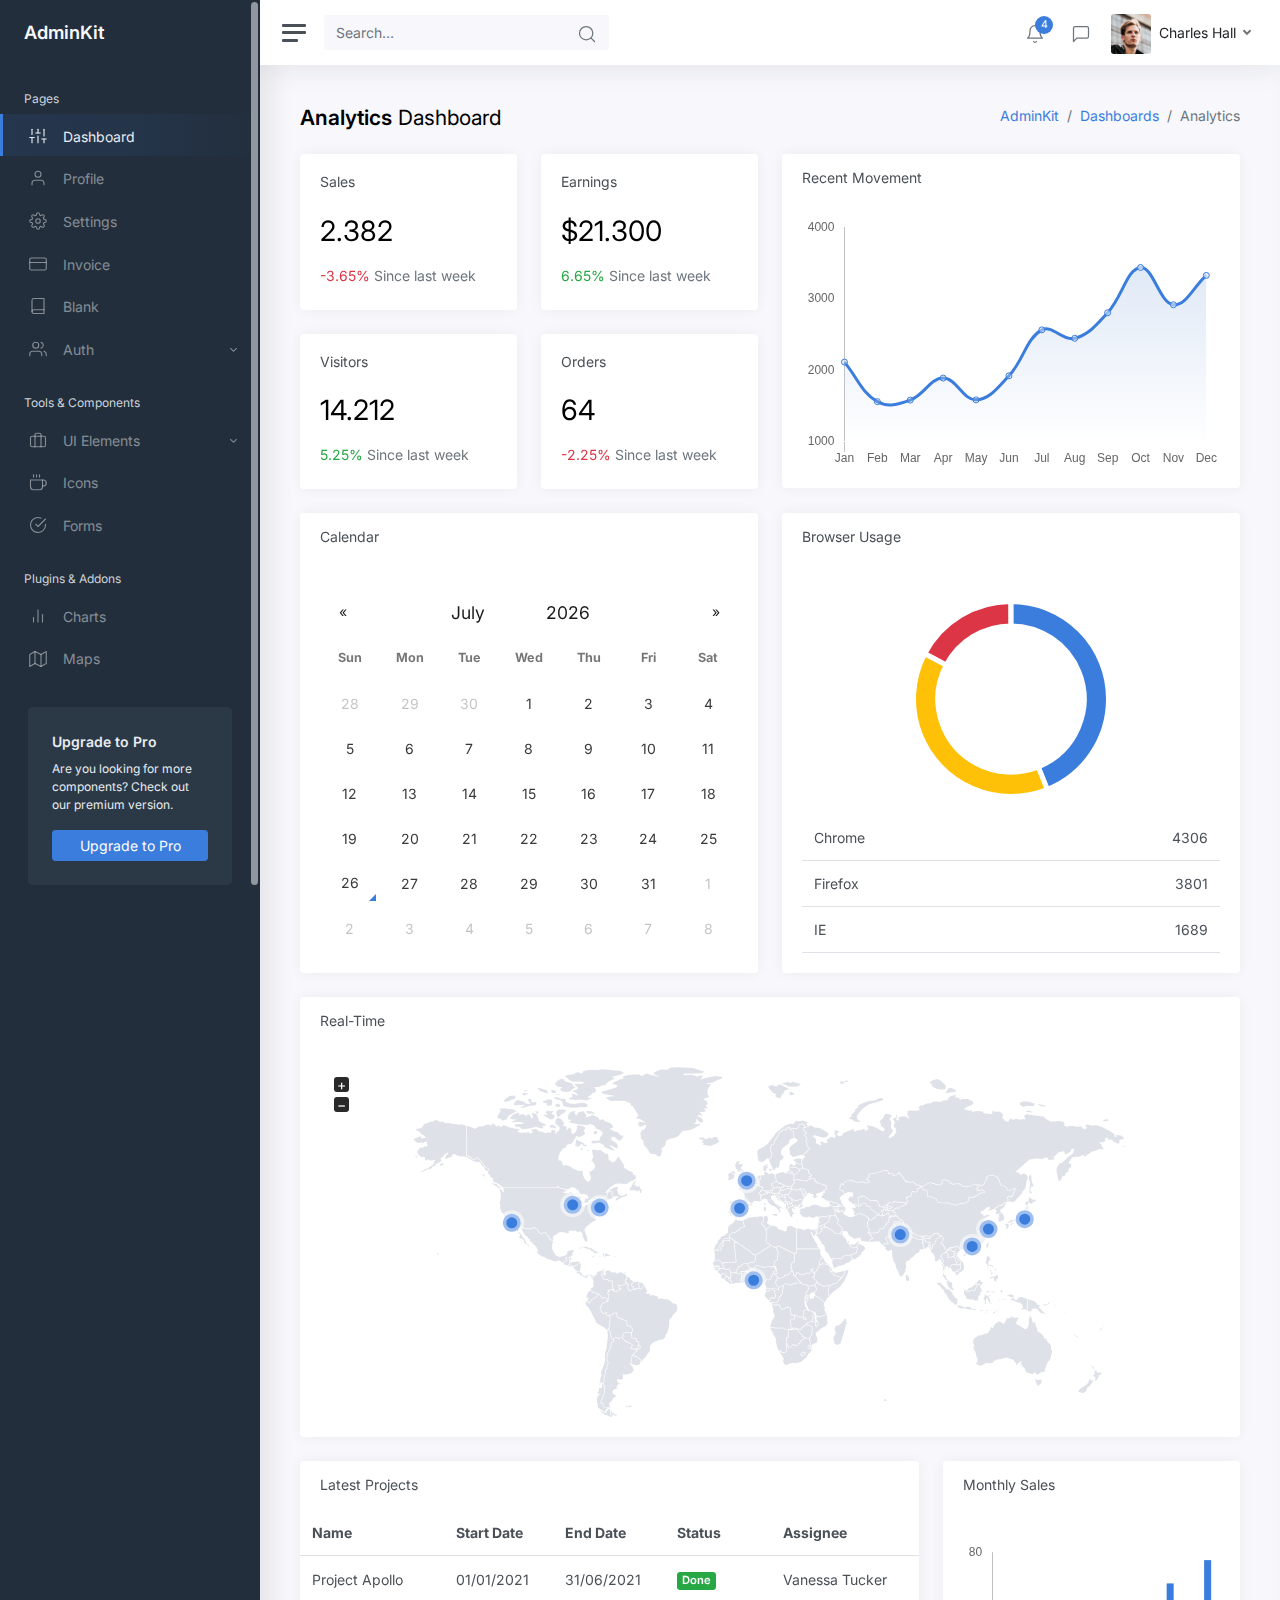
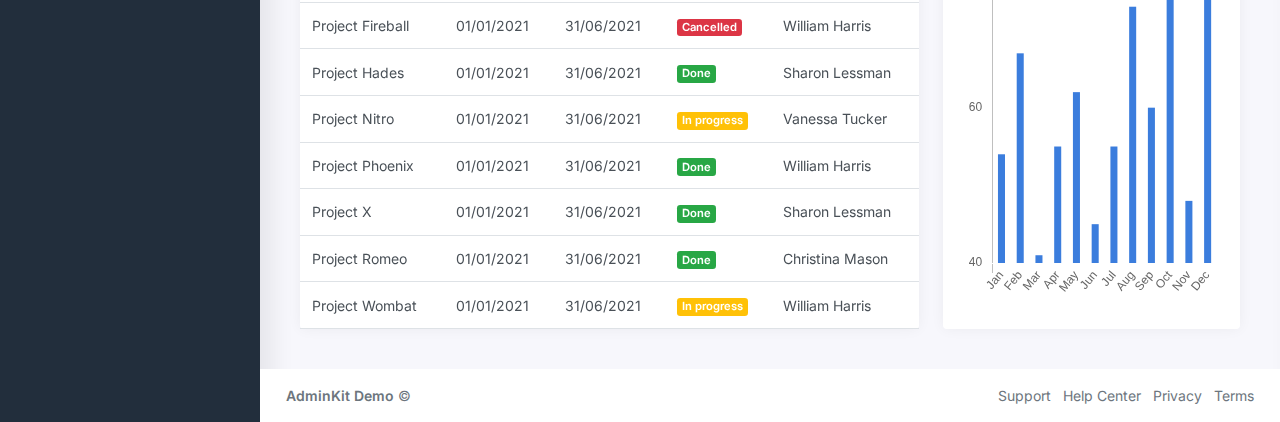
<file: Ecom/Ecomm Demo/static/index.html>
<!DOCTYPE html>
<html lang="en">

<head>
	<meta charset="utf-8">
	<meta http-equiv="X-UA-Compatible" content="IE=edge">
	<meta name="viewport" content="width=device-width, initial-scale=1, shrink-to-fit=no">
	<meta name="description" content="Responsive Admin &amp; Dashboard Template based on Bootstrap 5">
	<meta name="author" content="AdminKit">
	<meta name="keywords" content="adminkit, bootstrap, bootstrap 5, admin, dashboard, template, responsive, css, sass, html, theme, front-end, ui kit, web">

	<link rel="preconnect" href="https://fonts.gstatic.com">
	<link rel="shortcut icon" href="img/icons/icon-48x48.png" />

	<title>AdminKit Demo - Bootstrap 5 Admin Template</title>

	<link href="css/app.css" rel="stylesheet">
	<link href="https://fonts.googleapis.com/css2?family=Inter:wght@300;400;600&display=swap" rel="stylesheet">
</head>

<body>
	<div class="wrapper">
		<nav id="sidebar" class="sidebar">
			<div class="sidebar-content js-simplebar">
				<a class="sidebar-brand" href="index.html">
          <span class="align-middle">AdminKit</span>
        </a>

				<ul class="sidebar-nav">
					<li class="sidebar-header">
						Pages
					</li>

					<li class="sidebar-item active">
						<a class="sidebar-link" href="index.html">
              <i class="align-middle" data-feather="sliders"></i> <span class="align-middle">Dashboard</span>
            </a>
					</li>

					<li class="sidebar-item">
						<a class="sidebar-link" href="pages-profile.html">
              <i class="align-middle" data-feather="user"></i> <span class="align-middle">Profile</span>
            </a>
					</li>

					<li class="sidebar-item">
						<a class="sidebar-link" href="pages-settings.html">
              <i class="align-middle" data-feather="settings"></i> <span class="align-middle">Settings</span>
            </a>
					</li>

					<li class="sidebar-item">
						<a class="sidebar-link" href="pages-invoice.html">
              <i class="align-middle" data-feather="credit-card"></i> <span class="align-middle">Invoice</span>
            </a>
					</li>

					<li class="sidebar-item">
						<a class="sidebar-link" href="pages-blank.html">
              <i class="align-middle" data-feather="book"></i> <span class="align-middle">Blank</span>
            </a>
					</li>

					<li class="sidebar-item">
						<a href="#auth" data-bs-toggle="collapse" class="sidebar-link collapsed">
              <i class="align-middle" data-feather="users"></i> <span class="align-middle">Auth</span>
            </a>
						<ul id="auth" class="sidebar-dropdown list-unstyled collapse " data-bs-parent="#sidebar">
							<li class="sidebar-item"><a class="sidebar-link" href="pages-sign-in.html">Sign In</a></li>
							<li class="sidebar-item"><a class="sidebar-link" href="pages-sign-up.html">Sign Up</a></li>
						</ul>
					</li>

					<li class="sidebar-header">
						Tools & Components
					</li>
					<li class="sidebar-item">
						<a data-bs-target="#ui" data-bs-toggle="collapse" class="sidebar-link collapsed">
              <i class="align-middle" data-feather="briefcase"></i> <span class="align-middle">UI Elements</span>
            </a>
						<ul id="ui" class="sidebar-dropdown list-unstyled collapse " data-bs-parent="#sidebar">
							<li class="sidebar-item"><a class="sidebar-link" href="ui-alerts.html">Alerts</a></li>
							<li class="sidebar-item"><a class="sidebar-link" href="ui-buttons.html">Buttons</a></li>
							<li class="sidebar-item"><a class="sidebar-link" href="ui-cards.html">Cards</a></li>
							<li class="sidebar-item"><a class="sidebar-link" href="ui-general.html">General</a></li>
							<li class="sidebar-item"><a class="sidebar-link" href="ui-grid.html">Grid</a></li>
							<li class="sidebar-item"><a class="sidebar-link" href="ui-typography.html">Typography</a></li>
						</ul>
					</li>

					<li class="sidebar-item">
						<a class="sidebar-link" href="icons-feather.html">
              <i class="align-middle" data-feather="coffee"></i> <span class="align-middle">Icons</span>
            </a>
					</li>

					<li class="sidebar-item">
						<a class="sidebar-link" href="forms-basic-inputs.html">
              <i class="align-middle" data-feather="check-circle"></i> <span class="align-middle">Forms</span>
            </a>
					</li>

					<li class="sidebar-header">
						Plugins & Addons
					</li>

					<li class="sidebar-item">
						<a class="sidebar-link" href="charts-chartjs.html">
              <i class="align-middle" data-feather="bar-chart-2"></i> <span class="align-middle">Charts</span>
            </a>
					</li>

					<li class="sidebar-item">
						<a class="sidebar-link" href="maps-google.html">
              <i class="align-middle" data-feather="map"></i> <span class="align-middle">Maps</span>
            </a>
					</li>
				</ul>

				<div class="sidebar-cta">
					<div class="sidebar-cta-content">
						<strong class="d-inline-block mb-2">Upgrade to Pro</strong>
						<div class="mb-3 text-sm">
							Are you looking for more components? Check out our premium version.
						</div>
						<div class="d-grid">
							<a href="https://adminkit.io/pricing" target="_blank" class="btn btn-primary">Upgrade to Pro</a>
						</div>
					</div>
				</div>
			</div>
		</nav>

		<div class="main">
			<nav class="navbar navbar-expand navbar-light navbar-bg">
				<a class="sidebar-toggle d-flex">
          		<i class="hamburger align-self-center"></i>
        		</a>

				<form class="d-none d-sm-inline-block">
					<div class="input-group input-group-navbar">
						<input type="text" class="form-control" placeholder="Search…" aria-label="Search">
						<button class="btn" type="button">
              <i class="align-middle" data-feather="search"></i>
            	</button>
					</div>
				</form>

				<div class="navbar-collapse collapse">
					<ul class="navbar-nav navbar-align">
						<li class="nav-item dropdown">
							<a class="nav-icon dropdown-toggle" href="#" id="alertsDropdown" data-bs-toggle="dropdown">
								<div class="position-relative">
									<i class="align-middle" data-feather="bell"></i>
									<span class="indicator">4</span>
								</div>
							</a>
							<div class="dropdown-menu dropdown-menu-lg dropdown-menu-end py-0" aria-labelledby="alertsDropdown">
								<div class="dropdown-menu-header">
									4 New Notifications
								</div>
								<div class="list-group">
									<a href="#" class="list-group-item">
										<div class="row g-0 align-items-center">
											<div class="col-2">
												<i class="text-danger" data-feather="alert-circle"></i>
											</div>
											<div class="col-10">
												<div class="text-dark">Update completed</div>
												<div class="text-muted small mt-1">Restart server 12 to complete the update.</div>
												<div class="text-muted small mt-1">30m ago</div>
											</div>
										</div>
									</a>
									<a href="#" class="list-group-item">
										<div class="row g-0 align-items-center">
											<div class="col-2">
												<i class="text-warning" data-feather="bell"></i>
											</div>
											<div class="col-10">
												<div class="text-dark">Lorem ipsum</div>
												<div class="text-muted small mt-1">Aliquam ex eros, imperdiet vulputate hendrerit et.</div>
												<div class="text-muted small mt-1">2h ago</div>
											</div>
										</div>
									</a>
									<a href="#" class="list-group-item">
										<div class="row g-0 align-items-center">
											<div class="col-2">
												<i class="text-primary" data-feather="home"></i>
											</div>
											<div class="col-10">
												<div class="text-dark">Login from 192.186.1.8</div>
												<div class="text-muted small mt-1">5h ago</div>
											</div>
										</div>
									</a>
									<a href="#" class="list-group-item">
										<div class="row g-0 align-items-center">
											<div class="col-2">
												<i class="text-success" data-feather="user-plus"></i>
											</div>
											<div class="col-10">
												<div class="text-dark">New connection</div>
												<div class="text-muted small mt-1">Christina accepted your request.</div>
												<div class="text-muted small mt-1">14h ago</div>
											</div>
										</div>
									</a>
								</div>
								<div class="dropdown-menu-footer">
									<a href="#" class="text-muted">Show all notifications</a>
								</div>
							</div>
						</li>
						<li class="nav-item dropdown">
							<a class="nav-icon dropdown-toggle" href="#" id="messagesDropdown" data-bs-toggle="dropdown">
								<div class="position-relative">
									<i class="align-middle" data-feather="message-square"></i>
								</div>
							</a>
							<div class="dropdown-menu dropdown-menu-lg dropdown-menu-end py-0" aria-labelledby="messagesDropdown">
								<div class="dropdown-menu-header">
									<div class="position-relative">
										4 New Messages
									</div>
								</div>
								<div class="list-group">
									<a href="#" class="list-group-item">
										<div class="row g-0 align-items-center">
											<div class="col-2">
												<img src="img/avatars/avatar-5.jpg" class="avatar img-fluid rounded-circle" alt="Vanessa Tucker">
											</div>
											<div class="col-10 ps-2">
												<div class="text-dark">Vanessa Tucker</div>
												<div class="text-muted small mt-1">Nam pretium turpis et arcu. Duis arcu tortor.</div>
												<div class="text-muted small mt-1">15m ago</div>
											</div>
										</div>
									</a>
									<a href="#" class="list-group-item">
										<div class="row g-0 align-items-center">
											<div class="col-2">
												<img src="img/avatars/avatar-2.jpg" class="avatar img-fluid rounded-circle" alt="William Harris">
											</div>
											<div class="col-10 ps-2">
												<div class="text-dark">William Harris</div>
												<div class="text-muted small mt-1">Curabitur ligula sapien euismod vitae.</div>
												<div class="text-muted small mt-1">2h ago</div>
											</div>
										</div>
									</a>
									<a href="#" class="list-group-item">
										<div class="row g-0 align-items-center">
											<div class="col-2">
												<img src="img/avatars/avatar-4.jpg" class="avatar img-fluid rounded-circle" alt="Christina Mason">
											</div>
											<div class="col-10 ps-2">
												<div class="text-dark">Christina Mason</div>
												<div class="text-muted small mt-1">Pellentesque auctor neque nec urna.</div>
												<div class="text-muted small mt-1">4h ago</div>
											</div>
										</div>
									</a>
									<a href="#" class="list-group-item">
										<div class="row g-0 align-items-center">
											<div class="col-2">
												<img src="img/avatars/avatar-3.jpg" class="avatar img-fluid rounded-circle" alt="Sharon Lessman">
											</div>
											<div class="col-10 ps-2">
												<div class="text-dark">Sharon Lessman</div>
												<div class="text-muted small mt-1">Aenean tellus metus, bibendum sed, posuere ac, mattis non.</div>
												<div class="text-muted small mt-1">5h ago</div>
											</div>
										</div>
									</a>
								</div>
								<div class="dropdown-menu-footer">
									<a href="#" class="text-muted">Show all messages</a>
								</div>
							</div>
						</li>
						<li class="nav-item dropdown">
							<a class="nav-icon dropdown-toggle d-inline-block d-sm-none" href="#" data-bs-toggle="dropdown">
                <i class="align-middle" data-feather="settings"></i>
              </a>

							<a class="nav-link dropdown-toggle d-none d-sm-inline-block" href="#" data-bs-toggle="dropdown">
                <img src="img/avatars/avatar.jpg" class="avatar img-fluid rounded me-1" alt="Charles Hall" /> <span class="text-dark">Charles Hall</span>
              </a>
							<div class="dropdown-menu dropdown-menu-end">
								<a class="dropdown-item" href="pages-profile.html"><i class="align-middle me-1" data-feather="user"></i> Profile</a>
								<a class="dropdown-item" href="#"><i class="align-middle me-1" data-feather="pie-chart"></i> Analytics</a>
								<div class="dropdown-divider"></div>
								<a class="dropdown-item" href="pages-settings.html"><i class="align-middle me-1" data-feather="settings"></i> Settings & Privacy</a>
								<a class="dropdown-item" href="#"><i class="align-middle me-1" data-feather="help-circle"></i> Help Center</a>
								<div class="dropdown-divider"></div>
								<a class="dropdown-item" href="#">Log out</a>
							</div>
						</li>
					</ul>
				</div>
			</nav>

			<main class="content">
				<div class="container-fluid p-0">

					<div class="row mb-2 mb-xl-3">
						<div class="col-auto d-none d-sm-block">
							<h3><strong>Analytics</strong> Dashboard</h3>
						</div>

						<div class="col-auto ms-auto text-end mt-n1">
							<nav aria-label="breadcrumb">
								<ol class="breadcrumb bg-transparent p-0 mt-1 mb-0">
									<li class="breadcrumb-item"><a href="#">AdminKit</a></li>
									<li class="breadcrumb-item"><a href="#">Dashboards</a></li>
									<li class="breadcrumb-item active" aria-current="page">Analytics</li>
								</ol>
							</nav>
						</div>
					</div>
					<div class="row">
						<div class="col-xl-6 col-xxl-5 d-flex">
							<div class="w-100">
								<div class="row">
									<div class="col-sm-6">
										<div class="card">
											<div class="card-body">
												<h5 class="card-title mb-4">Sales</h5>
												<h1 class="mt-1 mb-3">2.382</h1>
												<div class="mb-1">
													<span class="text-danger"> <i class="mdi mdi-arrow-bottom-right"></i> -3.65% </span>
													<span class="text-muted">Since last week</span>
												</div>
											</div>
										</div>
										<div class="card">
											<div class="card-body">
												<h5 class="card-title mb-4">Visitors</h5>
												<h1 class="mt-1 mb-3">14.212</h1>
												<div class="mb-1">
													<span class="text-success"> <i class="mdi mdi-arrow-bottom-right"></i> 5.25% </span>
													<span class="text-muted">Since last week</span>
												</div>
											</div>
										</div>
									</div>
									<div class="col-sm-6">
										<div class="card">
											<div class="card-body">
												<h5 class="card-title mb-4">Earnings</h5>
												<h1 class="mt-1 mb-3">$21.300</h1>
												<div class="mb-1">
													<span class="text-success"> <i class="mdi mdi-arrow-bottom-right"></i> 6.65% </span>
													<span class="text-muted">Since last week</span>
												</div>
											</div>
										</div>
										<div class="card">
											<div class="card-body">
												<h5 class="card-title mb-4">Orders</h5>
												<h1 class="mt-1 mb-3">64</h1>
												<div class="mb-1">
													<span class="text-danger"> <i class="mdi mdi-arrow-bottom-right"></i> -2.25% </span>
													<span class="text-muted">Since last week</span>
												</div>
											</div>
										</div>
									</div>
								</div>
							</div>
						</div>

						<div class="col-xl-6 col-xxl-7">
							<div class="card flex-fill w-100">
								<div class="card-header">

									<h5 class="card-title mb-0">Recent Movement</h5>
								</div>
								<div class="card-body py-3">
									<div class="chart chart-sm">
										<canvas id="chartjs-dashboard-line"></canvas>
									</div>
								</div>
							</div>
						</div>
					</div>

					<div class="row">
						<div class="col-12 col-md-6 col-xxl-3 d-flex order-2 order-xxl-3">
							<div class="card flex-fill w-100">
								<div class="card-header">

									<h5 class="card-title mb-0">Browser Usage</h5>
								</div>
								<div class="card-body d-flex">
									<div class="align-self-center w-100">
										<div class="py-3">
											<div class="chart chart-xs">
												<canvas id="chartjs-dashboard-pie"></canvas>
											</div>
										</div>

										<table class="table mb-0">
											<tbody>
												<tr>
													<td>Chrome</td>
													<td class="text-end">4306</td>
												</tr>
												<tr>
													<td>Firefox</td>
													<td class="text-end">3801</td>
												</tr>
												<tr>
													<td>IE</td>
													<td class="text-end">1689</td>
												</tr>
											</tbody>
										</table>
									</div>
								</div>
							</div>
						</div>
						<div class="col-12 col-md-12 col-xxl-6 d-flex order-3 order-xxl-2">
							<div class="card flex-fill w-100">
								<div class="card-header">

									<h5 class="card-title mb-0">Real-Time</h5>
								</div>
								<div class="card-body px-4">
									<div id="world_map" style="height:350px;"></div>
								</div>
							</div>
						</div>
						<div class="col-12 col-md-6 col-xxl-3 d-flex order-1 order-xxl-1">
							<div class="card flex-fill">
								<div class="card-header">

									<h5 class="card-title mb-0">Calendar</h5>
								</div>
								<div class="card-body d-flex">
									<div class="align-self-center w-100">
										<div class="chart">
											<div id="datetimepicker-dashboard"></div>
										</div>
									</div>
								</div>
							</div>
						</div>
					</div>

					<div class="row">
						<div class="col-12 col-lg-8 col-xxl-9 d-flex">
							<div class="card flex-fill">
								<div class="card-header">

									<h5 class="card-title mb-0">Latest Projects</h5>
								</div>
								<table class="table table-hover my-0">
									<thead>
										<tr>
											<th>Name</th>
											<th class="d-none d-xl-table-cell">Start Date</th>
											<th class="d-none d-xl-table-cell">End Date</th>
											<th>Status</th>
											<th class="d-none d-md-table-cell">Assignee</th>
										</tr>
									</thead>
									<tbody>
										<tr>
											<td>Project Apollo</td>
											<td class="d-none d-xl-table-cell">01/01/2021</td>
											<td class="d-none d-xl-table-cell">31/06/2021</td>
											<td><span class="badge bg-success">Done</span></td>
											<td class="d-none d-md-table-cell">Vanessa Tucker</td>
										</tr>
										<tr>
											<td>Project Fireball</td>
											<td class="d-none d-xl-table-cell">01/01/2021</td>
											<td class="d-none d-xl-table-cell">31/06/2021</td>
											<td><span class="badge bg-danger">Cancelled</span></td>
											<td class="d-none d-md-table-cell">William Harris</td>
										</tr>
										<tr>
											<td>Project Hades</td>
											<td class="d-none d-xl-table-cell">01/01/2021</td>
											<td class="d-none d-xl-table-cell">31/06/2021</td>
											<td><span class="badge bg-success">Done</span></td>
											<td class="d-none d-md-table-cell">Sharon Lessman</td>
										</tr>
										<tr>
											<td>Project Nitro</td>
											<td class="d-none d-xl-table-cell">01/01/2021</td>
											<td class="d-none d-xl-table-cell">31/06/2021</td>
											<td><span class="badge bg-warning">In progress</span></td>
											<td class="d-none d-md-table-cell">Vanessa Tucker</td>
										</tr>
										<tr>
											<td>Project Phoenix</td>
											<td class="d-none d-xl-table-cell">01/01/2021</td>
											<td class="d-none d-xl-table-cell">31/06/2021</td>
											<td><span class="badge bg-success">Done</span></td>
											<td class="d-none d-md-table-cell">William Harris</td>
										</tr>
										<tr>
											<td>Project X</td>
											<td class="d-none d-xl-table-cell">01/01/2021</td>
											<td class="d-none d-xl-table-cell">31/06/2021</td>
											<td><span class="badge bg-success">Done</span></td>
											<td class="d-none d-md-table-cell">Sharon Lessman</td>
										</tr>
										<tr>
											<td>Project Romeo</td>
											<td class="d-none d-xl-table-cell">01/01/2021</td>
											<td class="d-none d-xl-table-cell">31/06/2021</td>
											<td><span class="badge bg-success">Done</span></td>
											<td class="d-none d-md-table-cell">Christina Mason</td>
										</tr>
										<tr>
											<td>Project Wombat</td>
											<td class="d-none d-xl-table-cell">01/01/2021</td>
											<td class="d-none d-xl-table-cell">31/06/2021</td>
											<td><span class="badge bg-warning">In progress</span></td>
											<td class="d-none d-md-table-cell">William Harris</td>
										</tr>
									</tbody>
								</table>
							</div>
						</div>
						<div class="col-12 col-lg-4 col-xxl-3 d-flex">
							<div class="card flex-fill w-100">
								<div class="card-header">

									<h5 class="card-title mb-0">Monthly Sales</h5>
								</div>
								<div class="card-body d-flex w-100">
									<div class="align-self-center chart chart-lg">
										<canvas id="chartjs-dashboard-bar"></canvas>
									</div>
								</div>
							</div>
						</div>
					</div>

				</div>
			</main>

			<footer class="footer">
				<div class="container-fluid">
					<div class="row text-muted">
						<div class="col-6 text-start">
							<p class="mb-0">
								<a href="index.html" class="text-muted"><strong>AdminKit Demo</strong></a> &copy;
							</p>
						</div>
						<div class="col-6 text-end">
							<ul class="list-inline">
								<li class="list-inline-item">
									<a class="text-muted" href="#">Support</a>
								</li>
								<li class="list-inline-item">
									<a class="text-muted" href="#">Help Center</a>
								</li>
								<li class="list-inline-item">
									<a class="text-muted" href="#">Privacy</a>
								</li>
								<li class="list-inline-item">
									<a class="text-muted" href="#">Terms</a>
								</li>
							</ul>
						</div>
					</div>
				</div>
			</footer>
		</div>
	</div>

	<script src="js/app.js"></script>

	<script>
		document.addEventListener("DOMContentLoaded", function() {
			var ctx = document.getElementById("chartjs-dashboard-line").getContext("2d");
			var gradient = ctx.createLinearGradient(0, 0, 0, 225);
			gradient.addColorStop(0, "rgba(215, 227, 244, 1)");
			gradient.addColorStop(1, "rgba(215, 227, 244, 0)");
			// Line chart
			new Chart(document.getElementById("chartjs-dashboard-line"), {
				type: "line",
				data: {
					labels: ["Jan", "Feb", "Mar", "Apr", "May", "Jun", "Jul", "Aug", "Sep", "Oct", "Nov", "Dec"],
					datasets: [{
						label: "Sales ($)",
						fill: true,
						backgroundColor: gradient,
						borderColor: window.theme.primary,
						data: [
							2115,
							1562,
							1584,
							1892,
							1587,
							1923,
							2566,
							2448,
							2805,
							3438,
							2917,
							3327
						]
					}]
				},
				options: {
					maintainAspectRatio: false,
					legend: {
						display: false
					},
					tooltips: {
						intersect: false
					},
					hover: {
						intersect: true
					},
					plugins: {
						filler: {
							propagate: false
						}
					},
					scales: {
						xAxes: [{
							reverse: true,
							gridLines: {
								color: "rgba(0,0,0,0.0)"
							}
						}],
						yAxes: [{
							ticks: {
								stepSize: 1000
							},
							display: true,
							borderDash: [3, 3],
							gridLines: {
								color: "rgba(0,0,0,0.0)"
							}
						}]
					}
				}
			});
		});
	</script>
	<script>
		document.addEventListener("DOMContentLoaded", function() {
			// Pie chart
			new Chart(document.getElementById("chartjs-dashboard-pie"), {
				type: "pie",
				data: {
					labels: ["Chrome", "Firefox", "IE"],
					datasets: [{
						data: [4306, 3801, 1689],
						backgroundColor: [
							window.theme.primary,
							window.theme.warning,
							window.theme.danger
						],
						borderWidth: 5
					}]
				},
				options: {
					responsive: !window.MSInputMethodContext,
					maintainAspectRatio: false,
					legend: {
						display: false
					},
					cutoutPercentage: 75
				}
			});
		});
	</script>
	<script>
		document.addEventListener("DOMContentLoaded", function() {
			// Bar chart
			new Chart(document.getElementById("chartjs-dashboard-bar"), {
				type: "bar",
				data: {
					labels: ["Jan", "Feb", "Mar", "Apr", "May", "Jun", "Jul", "Aug", "Sep", "Oct", "Nov", "Dec"],
					datasets: [{
						label: "This year",
						backgroundColor: window.theme.primary,
						borderColor: window.theme.primary,
						hoverBackgroundColor: window.theme.primary,
						hoverBorderColor: window.theme.primary,
						data: [54, 67, 41, 55, 62, 45, 55, 73, 60, 76, 48, 79],
						barPercentage: .75,
						categoryPercentage: .5
					}]
				},
				options: {
					maintainAspectRatio: false,
					legend: {
						display: false
					},
					scales: {
						yAxes: [{
							gridLines: {
								display: false
							},
							stacked: false,
							ticks: {
								stepSize: 20
							}
						}],
						xAxes: [{
							stacked: false,
							gridLines: {
								color: "transparent"
							}
						}]
					}
				}
			});
		});
	</script>
	<script>
		document.addEventListener("DOMContentLoaded", function() {
			var markers = [{
					coords: [31.230391, 121.473701],
					name: "Shanghai"
				},
				{
					coords: [28.704060, 77.102493],
					name: "Delhi"
				},
				{
					coords: [6.524379, 3.379206],
					name: "Lagos"
				},
				{
					coords: [35.689487, 139.691711],
					name: "Tokyo"
				},
				{
					coords: [23.129110, 113.264381],
					name: "Guangzhou"
				},
				{
					coords: [40.7127837, -74.0059413],
					name: "New York"
				},
				{
					coords: [34.052235, -118.243683],
					name: "Los Angeles"
				},
				{
					coords: [41.878113, -87.629799],
					name: "Chicago"
				},
				{
					coords: [51.507351, -0.127758],
					name: "London"
				},
				{
					coords: [40.416775, -3.703790],
					name: "Madrid "
				}
			];
			var map = new jsVectorMap({
				map: "world",
				selector: "#world_map",
				zoomButtons: true,
				markers: markers,
				markerStyle: {
					initial: {
						r: 9,
						strokeWidth: 7,
						stokeOpacity: .4,
						fill: window.theme.primary
					},
					hover: {
						fill: window.theme.primary,
						stroke: window.theme.primary
					}
				}
			});
			window.addEventListener("resize", () => {
				map.updateSize();
			});
		});
	</script>
	<script>
		document.addEventListener("DOMContentLoaded", function() {
			document.getElementById("datetimepicker-dashboard").flatpickr({
				inline: true,
				prevArrow: "<span title=\"Previous month\">&laquo;</span>",
				nextArrow: "<span title=\"Next month\">&raquo;</span>",
			});
		});
	</script>

</body>

</html>
</file>
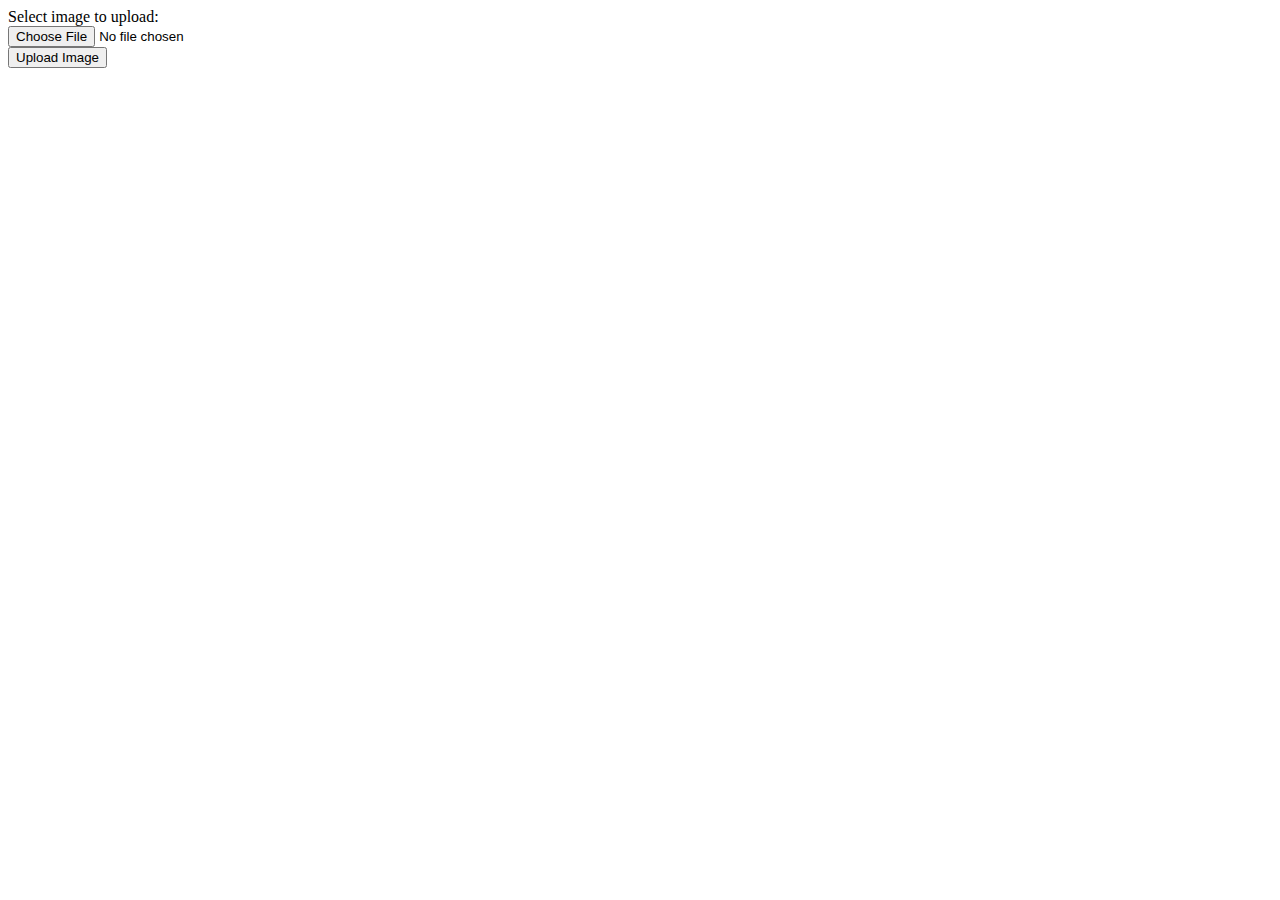
<file: fileUpl.html>
<!DOCTYPE html>
<html lang="en">
    <body>
        <form action="fileUpload.php" method="post" enctype="multipart/form-data">
          Select image to upload:
          <br><input type="file" name="fileToUpload" id="fileToUpload"><br>
          <input type="submit" value="Upload Image" name="submit">
        </form>        
        </body>
</html>
</file>
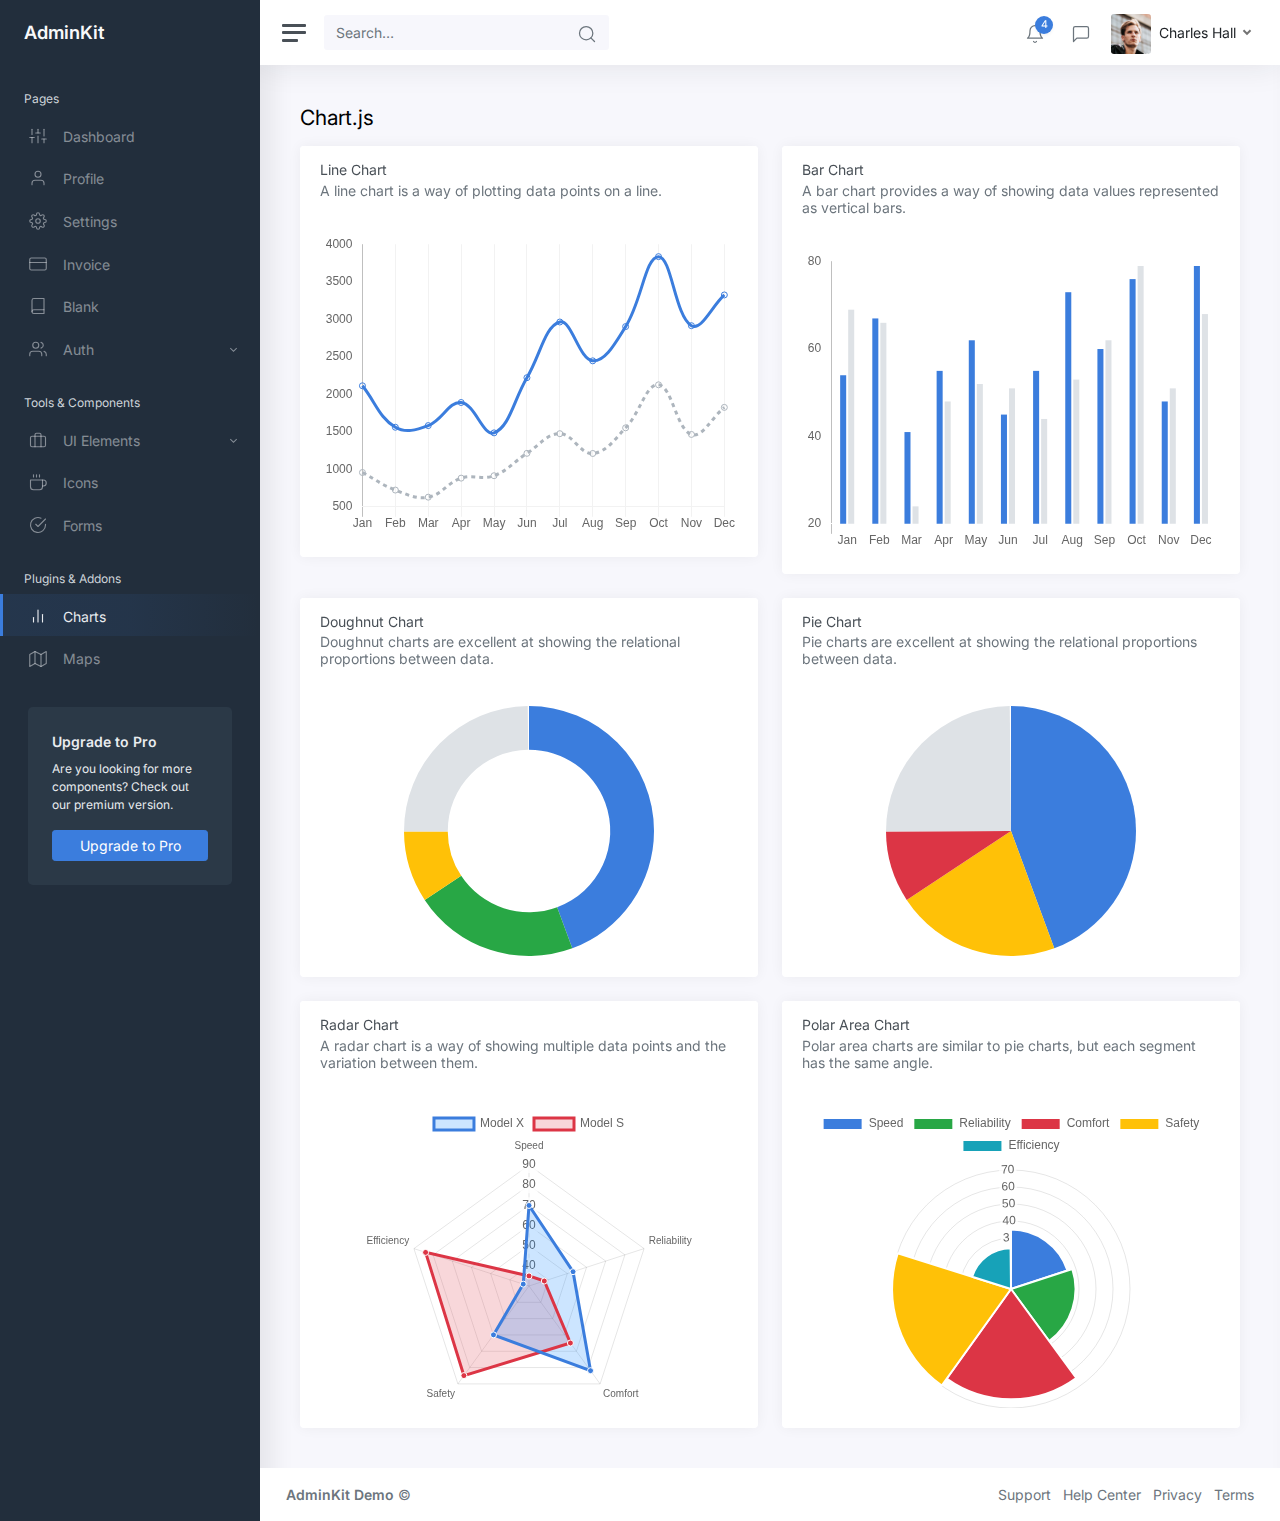
<file: Ecom/Ecomm Demo/static/charts-chartjs.html>
<!DOCTYPE html>
<html lang="en">

<head>
	<meta charset="utf-8">
	<meta http-equiv="X-UA-Compatible" content="IE=edge">
	<meta name="viewport" content="width=device-width, initial-scale=1, shrink-to-fit=no">
	<meta name="description" content="Responsive Admin &amp; Dashboard Template based on Bootstrap 5">
	<meta name="author" content="AdminKit">
	<meta name="keywords" content="adminkit, bootstrap, bootstrap 5, admin, dashboard, template, responsive, css, sass, html, theme, front-end, ui kit, web">

	<link rel="preconnect" href="https://fonts.gstatic.com">
	<link rel="shortcut icon" href="img/icons/icon-48x48.png" />

	<title>Chart.js | AdminKit Demo</title>

	<link href="css/app.css" rel="stylesheet">
	<link href="https://fonts.googleapis.com/css2?family=Inter:wght@300;400;600&display=swap" rel="stylesheet">
</head>

<body>
	<div class="wrapper">
		<nav id="sidebar" class="sidebar">
			<div class="sidebar-content js-simplebar">
				<a class="sidebar-brand" href="index.html">
          <span class="align-middle">AdminKit</span>
        </a>

				<ul class="sidebar-nav">
					<li class="sidebar-header">
						Pages
					</li>

					<li class="sidebar-item">
						<a class="sidebar-link" href="index.html">
              <i class="align-middle" data-feather="sliders"></i> <span class="align-middle">Dashboard</span>
            </a>
					</li>

					<li class="sidebar-item">
						<a class="sidebar-link" href="pages-profile.html">
              <i class="align-middle" data-feather="user"></i> <span class="align-middle">Profile</span>
            </a>
					</li>

					<li class="sidebar-item">
						<a class="sidebar-link" href="pages-settings.html">
              <i class="align-middle" data-feather="settings"></i> <span class="align-middle">Settings</span>
            </a>
					</li>

					<li class="sidebar-item">
						<a class="sidebar-link" href="pages-invoice.html">
              <i class="align-middle" data-feather="credit-card"></i> <span class="align-middle">Invoice</span>
            </a>
					</li>

					<li class="sidebar-item">
						<a class="sidebar-link" href="pages-blank.html">
              <i class="align-middle" data-feather="book"></i> <span class="align-middle">Blank</span>
            </a>
					</li>

					<li class="sidebar-item">
						<a href="#auth" data-bs-toggle="collapse" class="sidebar-link collapsed">
              <i class="align-middle" data-feather="users"></i> <span class="align-middle">Auth</span>
            </a>
						<ul id="auth" class="sidebar-dropdown list-unstyled collapse " data-bs-parent="#sidebar">
							<li class="sidebar-item"><a class="sidebar-link" href="pages-sign-in.html">Sign In</a></li>
							<li class="sidebar-item"><a class="sidebar-link" href="pages-sign-up.html">Sign Up</a></li>
						</ul>
					</li>

					<li class="sidebar-header">
						Tools & Components
					</li>
					<li class="sidebar-item">
						<a data-bs-target="#ui" data-bs-toggle="collapse" class="sidebar-link collapsed">
              <i class="align-middle" data-feather="briefcase"></i> <span class="align-middle">UI Elements</span>
            </a>
						<ul id="ui" class="sidebar-dropdown list-unstyled collapse " data-bs-parent="#sidebar">
							<li class="sidebar-item"><a class="sidebar-link" href="ui-alerts.html">Alerts</a></li>
							<li class="sidebar-item"><a class="sidebar-link" href="ui-buttons.html">Buttons</a></li>
							<li class="sidebar-item"><a class="sidebar-link" href="ui-cards.html">Cards</a></li>
							<li class="sidebar-item"><a class="sidebar-link" href="ui-general.html">General</a></li>
							<li class="sidebar-item"><a class="sidebar-link" href="ui-grid.html">Grid</a></li>
							<li class="sidebar-item"><a class="sidebar-link" href="ui-typography.html">Typography</a></li>
						</ul>
					</li>

					<li class="sidebar-item">
						<a class="sidebar-link" href="icons-feather.html">
              <i class="align-middle" data-feather="coffee"></i> <span class="align-middle">Icons</span>
            </a>
					</li>

					<li class="sidebar-item">
						<a class="sidebar-link" href="forms-basic-inputs.html">
              <i class="align-middle" data-feather="check-circle"></i> <span class="align-middle">Forms</span>
            </a>
					</li>

					<li class="sidebar-header">
						Plugins & Addons
					</li>

					<li class="sidebar-item active">
						<a class="sidebar-link" href="charts-chartjs.html">
              <i class="align-middle" data-feather="bar-chart-2"></i> <span class="align-middle">Charts</span>
            </a>
					</li>

					<li class="sidebar-item">
						<a class="sidebar-link" href="maps-google.html">
              <i class="align-middle" data-feather="map"></i> <span class="align-middle">Maps</span>
            </a>
					</li>
				</ul>

				<div class="sidebar-cta">
					<div class="sidebar-cta-content">
						<strong class="d-inline-block mb-2">Upgrade to Pro</strong>
						<div class="mb-3 text-sm">
							Are you looking for more components? Check out our premium version.
						</div>
						<div class="d-grid">
							<a href="https://adminkit.io/pricing" target="_blank" class="btn btn-primary">Upgrade to Pro</a>
						</div>
					</div>
				</div>
			</div>
		</nav>

		<div class="main">
			<nav class="navbar navbar-expand navbar-light navbar-bg">
				<a class="sidebar-toggle d-flex">
          <i class="hamburger align-self-center"></i>
        </a>

				<form class="d-none d-sm-inline-block">
					<div class="input-group input-group-navbar">
						<input type="text" class="form-control" placeholder="Search…" aria-label="Search">
						<button class="btn" type="button">
              <i class="align-middle" data-feather="search"></i>
            </button>
					</div>
				</form>

				<div class="navbar-collapse collapse">
					<ul class="navbar-nav navbar-align">
						<li class="nav-item dropdown">
							<a class="nav-icon dropdown-toggle" href="#" id="alertsDropdown" data-bs-toggle="dropdown">
								<div class="position-relative">
									<i class="align-middle" data-feather="bell"></i>
									<span class="indicator">4</span>
								</div>
							</a>
							<div class="dropdown-menu dropdown-menu-lg dropdown-menu-end py-0" aria-labelledby="alertsDropdown">
								<div class="dropdown-menu-header">
									4 New Notifications
								</div>
								<div class="list-group">
									<a href="#" class="list-group-item">
										<div class="row g-0 align-items-center">
											<div class="col-2">
												<i class="text-danger" data-feather="alert-circle"></i>
											</div>
											<div class="col-10">
												<div class="text-dark">Update completed</div>
												<div class="text-muted small mt-1">Restart server 12 to complete the update.</div>
												<div class="text-muted small mt-1">30m ago</div>
											</div>
										</div>
									</a>
									<a href="#" class="list-group-item">
										<div class="row g-0 align-items-center">
											<div class="col-2">
												<i class="text-warning" data-feather="bell"></i>
											</div>
											<div class="col-10">
												<div class="text-dark">Lorem ipsum</div>
												<div class="text-muted small mt-1">Aliquam ex eros, imperdiet vulputate hendrerit et.</div>
												<div class="text-muted small mt-1">2h ago</div>
											</div>
										</div>
									</a>
									<a href="#" class="list-group-item">
										<div class="row g-0 align-items-center">
											<div class="col-2">
												<i class="text-primary" data-feather="home"></i>
											</div>
											<div class="col-10">
												<div class="text-dark">Login from 192.186.1.8</div>
												<div class="text-muted small mt-1">5h ago</div>
											</div>
										</div>
									</a>
									<a href="#" class="list-group-item">
										<div class="row g-0 align-items-center">
											<div class="col-2">
												<i class="text-success" data-feather="user-plus"></i>
											</div>
											<div class="col-10">
												<div class="text-dark">New connection</div>
												<div class="text-muted small mt-1">Christina accepted your request.</div>
												<div class="text-muted small mt-1">14h ago</div>
											</div>
										</div>
									</a>
								</div>
								<div class="dropdown-menu-footer">
									<a href="#" class="text-muted">Show all notifications</a>
								</div>
							</div>
						</li>
						<li class="nav-item dropdown">
							<a class="nav-icon dropdown-toggle" href="#" id="messagesDropdown" data-bs-toggle="dropdown">
								<div class="position-relative">
									<i class="align-middle" data-feather="message-square"></i>
								</div>
							</a>
							<div class="dropdown-menu dropdown-menu-lg dropdown-menu-end py-0" aria-labelledby="messagesDropdown">
								<div class="dropdown-menu-header">
									<div class="position-relative">
										4 New Messages
									</div>
								</div>
								<div class="list-group">
									<a href="#" class="list-group-item">
										<div class="row g-0 align-items-center">
											<div class="col-2">
												<img src="img/avatars/avatar-5.jpg" class="avatar img-fluid rounded-circle" alt="Vanessa Tucker">
											</div>
											<div class="col-10 ps-2">
												<div class="text-dark">Vanessa Tucker</div>
												<div class="text-muted small mt-1">Nam pretium turpis et arcu. Duis arcu tortor.</div>
												<div class="text-muted small mt-1">15m ago</div>
											</div>
										</div>
									</a>
									<a href="#" class="list-group-item">
										<div class="row g-0 align-items-center">
											<div class="col-2">
												<img src="img/avatars/avatar-2.jpg" class="avatar img-fluid rounded-circle" alt="William Harris">
											</div>
											<div class="col-10 ps-2">
												<div class="text-dark">William Harris</div>
												<div class="text-muted small mt-1">Curabitur ligula sapien euismod vitae.</div>
												<div class="text-muted small mt-1">2h ago</div>
											</div>
										</div>
									</a>
									<a href="#" class="list-group-item">
										<div class="row g-0 align-items-center">
											<div class="col-2">
												<img src="img/avatars/avatar-4.jpg" class="avatar img-fluid rounded-circle" alt="Christina Mason">
											</div>
											<div class="col-10 ps-2">
												<div class="text-dark">Christina Mason</div>
												<div class="text-muted small mt-1">Pellentesque auctor neque nec urna.</div>
												<div class="text-muted small mt-1">4h ago</div>
											</div>
										</div>
									</a>
									<a href="#" class="list-group-item">
										<div class="row g-0 align-items-center">
											<div class="col-2">
												<img src="img/avatars/avatar-3.jpg" class="avatar img-fluid rounded-circle" alt="Sharon Lessman">
											</div>
											<div class="col-10 ps-2">
												<div class="text-dark">Sharon Lessman</div>
												<div class="text-muted small mt-1">Aenean tellus metus, bibendum sed, posuere ac, mattis non.</div>
												<div class="text-muted small mt-1">5h ago</div>
											</div>
										</div>
									</a>
								</div>
								<div class="dropdown-menu-footer">
									<a href="#" class="text-muted">Show all messages</a>
								</div>
							</div>
						</li>
						<li class="nav-item dropdown">
							<a class="nav-icon dropdown-toggle d-inline-block d-sm-none" href="#" data-bs-toggle="dropdown">
                <i class="align-middle" data-feather="settings"></i>
              </a>

							<a class="nav-link dropdown-toggle d-none d-sm-inline-block" href="#" data-bs-toggle="dropdown">
                <img src="img/avatars/avatar.jpg" class="avatar img-fluid rounded me-1" alt="Charles Hall" /> <span class="text-dark">Charles Hall</span>
              </a>
							<div class="dropdown-menu dropdown-menu-end">
								<a class="dropdown-item" href="pages-profile.html"><i class="align-middle me-1" data-feather="user"></i> Profile</a>
								<a class="dropdown-item" href="#"><i class="align-middle me-1" data-feather="pie-chart"></i> Analytics</a>
								<div class="dropdown-divider"></div>
								<a class="dropdown-item" href="pages-settings.html"><i class="align-middle me-1" data-feather="settings"></i> Settings & Privacy</a>
								<a class="dropdown-item" href="#"><i class="align-middle me-1" data-feather="help-circle"></i> Help Center</a>
								<div class="dropdown-divider"></div>
								<a class="dropdown-item" href="#">Log out</a>
							</div>
						</li>
					</ul>
				</div>
			</nav>

			<main class="content">
				<div class="container-fluid p-0">

					<h1 class="h3 mb-3">Chart.js</h1>

					<div class="row">
						<div class="col-12 col-lg-6">
							<div class="card flex-fill w-100">
								<div class="card-header">
									<h5 class="card-title">Line Chart</h5>
									<h6 class="card-subtitle text-muted">A line chart is a way of plotting data points on a line.</h6>
								</div>
								<div class="card-body">
									<div class="chart">
										<canvas id="chartjs-line"></canvas>
									</div>
								</div>
							</div>
						</div>

						<div class="col-12 col-lg-6">
							<div class="card">
								<div class="card-header">
									<h5 class="card-title">Bar Chart</h5>
									<h6 class="card-subtitle text-muted">A bar chart provides a way of showing data values represented as vertical bars.</h6>
								</div>
								<div class="card-body">
									<div class="chart">
										<canvas id="chartjs-bar"></canvas>
									</div>
								</div>
							</div>
						</div>

						<div class="col-12 col-lg-6">
							<div class="card">
								<div class="card-header">
									<h5 class="card-title">Doughnut Chart</h5>
									<h6 class="card-subtitle text-muted">Doughnut charts are excellent at showing the relational proportions between data.</h6>
								</div>
								<div class="card-body">
									<div class="chart chart-sm">
										<canvas id="chartjs-doughnut"></canvas>
									</div>
								</div>
							</div>
						</div>

						<div class="col-12 col-lg-6">
							<div class="card">
								<div class="card-header">
									<h5 class="card-title">Pie Chart</h5>
									<h6 class="card-subtitle text-muted">Pie charts are excellent at showing the relational proportions between data.</h6>
								</div>
								<div class="card-body">
									<div class="chart chart-sm">
										<canvas id="chartjs-pie"></canvas>
									</div>
								</div>
							</div>
						</div>

						<div class="col-12 col-lg-6">
							<div class="card">
								<div class="card-header">
									<h5 class="card-title">Radar Chart</h5>
									<h6 class="card-subtitle text-muted">A radar chart is a way of showing multiple data points and the variation between them.</h6>
								</div>
								<div class="card-body">
									<div class="chart">
										<canvas id="chartjs-radar"></canvas>
									</div>
								</div>
							</div>
						</div>

						<div class="col-12 col-lg-6">
							<div class="card">
								<div class="card-header">
									<h5 class="card-title">Polar Area Chart</h5>
									<h6 class="card-subtitle text-muted">Polar area charts are similar to pie charts, but each segment has the same angle.</h6>
								</div>
								<div class="card-body">
									<div class="chart">
										<canvas id="chartjs-polar-area"></canvas>
									</div>
								</div>
							</div>
						</div>
					</div>

				</div>
			</main>

			<footer class="footer">
				<div class="container-fluid">
					<div class="row text-muted">
						<div class="col-6 text-start">
							<p class="mb-0">
								<a href="index.html" class="text-muted"><strong>AdminKit Demo</strong></a> &copy;
							</p>
						</div>
						<div class="col-6 text-end">
							<ul class="list-inline">
								<li class="list-inline-item">
									<a class="text-muted" href="#">Support</a>
								</li>
								<li class="list-inline-item">
									<a class="text-muted" href="#">Help Center</a>
								</li>
								<li class="list-inline-item">
									<a class="text-muted" href="#">Privacy</a>
								</li>
								<li class="list-inline-item">
									<a class="text-muted" href="#">Terms</a>
								</li>
							</ul>
						</div>
					</div>
				</div>
			</footer>
		</div>
	</div>

	<script src="js/app.js"></script>

	<script>
		document.addEventListener("DOMContentLoaded", function() {
			// Line chart
			new Chart(document.getElementById("chartjs-line"), {
				type: "line",
				data: {
					labels: ["Jan", "Feb", "Mar", "Apr", "May", "Jun", "Jul", "Aug", "Sep", "Oct", "Nov", "Dec"],
					datasets: [{
						label: "Sales ($)",
						fill: true,
						backgroundColor: "transparent",
						borderColor: window.theme.primary,
						data: [2115, 1562, 1584, 1892, 1487, 2223, 2966, 2448, 2905, 3838, 2917, 3327]
					}, {
						label: "Orders",
						fill: true,
						backgroundColor: "transparent",
						borderColor: "#adb5bd",
						borderDash: [4, 4],
						data: [958, 724, 629, 883, 915, 1214, 1476, 1212, 1554, 2128, 1466, 1827]
					}]
				},
				options: {
					maintainAspectRatio: false,
					legend: {
						display: false
					},
					tooltips: {
						intersect: false
					},
					hover: {
						intersect: true
					},
					plugins: {
						filler: {
							propagate: false
						}
					},
					scales: {
						xAxes: [{
							reverse: true,
							gridLines: {
								color: "rgba(0,0,0,0.05)"
							}
						}],
						yAxes: [{
							ticks: {
								stepSize: 500
							},
							display: true,
							borderDash: [5, 5],
							gridLines: {
								color: "rgba(0,0,0,0)",
								fontColor: "#fff"
							}
						}]
					}
				}
			});
		});
	</script>
	<script>
		document.addEventListener("DOMContentLoaded", function() {
			// Bar chart
			new Chart(document.getElementById("chartjs-bar"), {
				type: "bar",
				data: {
					labels: ["Jan", "Feb", "Mar", "Apr", "May", "Jun", "Jul", "Aug", "Sep", "Oct", "Nov", "Dec"],
					datasets: [{
						label: "Last year",
						backgroundColor: window.theme.primary,
						borderColor: window.theme.primary,
						hoverBackgroundColor: window.theme.primary,
						hoverBorderColor: window.theme.primary,
						data: [54, 67, 41, 55, 62, 45, 55, 73, 60, 76, 48, 79],
						barPercentage: .75,
						categoryPercentage: .5
					}, {
						label: "This year",
						backgroundColor: "#dee2e6",
						borderColor: "#dee2e6",
						hoverBackgroundColor: "#dee2e6",
						hoverBorderColor: "#dee2e6",
						data: [69, 66, 24, 48, 52, 51, 44, 53, 62, 79, 51, 68],
						barPercentage: .75,
						categoryPercentage: .5
					}]
				},
				options: {
					maintainAspectRatio: false,
					legend: {
						display: false
					},
					scales: {
						yAxes: [{
							gridLines: {
								display: false
							},
							stacked: false,
							ticks: {
								stepSize: 20
							}
						}],
						xAxes: [{
							stacked: false,
							gridLines: {
								color: "transparent"
							}
						}]
					}
				}
			});
		});
	</script>
	<script>
		document.addEventListener("DOMContentLoaded", function() {
			// Doughnut chart
			new Chart(document.getElementById("chartjs-doughnut"), {
				type: "doughnut",
				data: {
					labels: ["Social", "Search Engines", "Direct", "Other"],
					datasets: [{
						data: [260, 125, 54, 146],
						backgroundColor: [
							window.theme.primary,
							window.theme.success,
							window.theme.warning,
							"#dee2e6"
						],
						borderColor: "transparent"
					}]
				},
				options: {
					maintainAspectRatio: false,
					cutoutPercentage: 65,
					legend: {
						display: false
					}
				}
			});
		});
	</script>
	<script>
		document.addEventListener("DOMContentLoaded", function() {
			// Pie chart
			new Chart(document.getElementById("chartjs-pie"), {
				type: "pie",
				data: {
					labels: ["Social", "Search Engines", "Direct", "Other"],
					datasets: [{
						data: [260, 125, 54, 146],
						backgroundColor: [
							window.theme.primary,
							window.theme.warning,
							window.theme.danger,
							"#dee2e6"
						],
						borderColor: "transparent"
					}]
				},
				options: {
					maintainAspectRatio: false,
					legend: {
						display: false
					}
				}
			});
		});
	</script>
	<script>
		document.addEventListener("DOMContentLoaded", function() {
			// Radar chart
			new Chart(document.getElementById("chartjs-radar"), {
				type: "radar",
				data: {
					labels: ["Speed", "Reliability", "Comfort", "Safety", "Efficiency"],
					datasets: [{
						label: "Model X",
						backgroundColor: "rgba(0, 123, 255, 0.2)",
						borderColor: window.theme.primary,
						pointBackgroundColor: window.theme.primary,
						pointBorderColor: "#fff",
						pointHoverBackgroundColor: "#fff",
						pointHoverBorderColor: window.theme.primary,
						data: [70, 53, 82, 60, 33]
					}, {
						label: "Model S",
						backgroundColor: "rgba(220, 53, 69, 0.2)",
						borderColor: window.theme.danger,
						pointBackgroundColor: window.theme.danger,
						pointBorderColor: "#fff",
						pointHoverBackgroundColor: "#fff",
						pointHoverBorderColor: window.theme.danger,
						data: [35, 38, 65, 85, 84]
					}]
				},
				options: {
					maintainAspectRatio: false
				}
			});
		});
	</script>
	<script>
		document.addEventListener("DOMContentLoaded", function() {
			// Polar Area chart
			new Chart(document.getElementById("chartjs-polar-area"), {
				type: "polarArea",
				data: {
					labels: ["Speed", "Reliability", "Comfort", "Safety", "Efficiency"],
					datasets: [{
						label: "Model S",
						data: [35, 38, 65, 70, 24],
						backgroundColor: [
							window.theme.primary,
							window.theme.success,
							window.theme.danger,
							window.theme.warning,
							window.theme.info
						]
					}]
				},
				options: {
					maintainAspectRatio: false
				}
			});
		});
	</script>

</body>

</html>
</file>
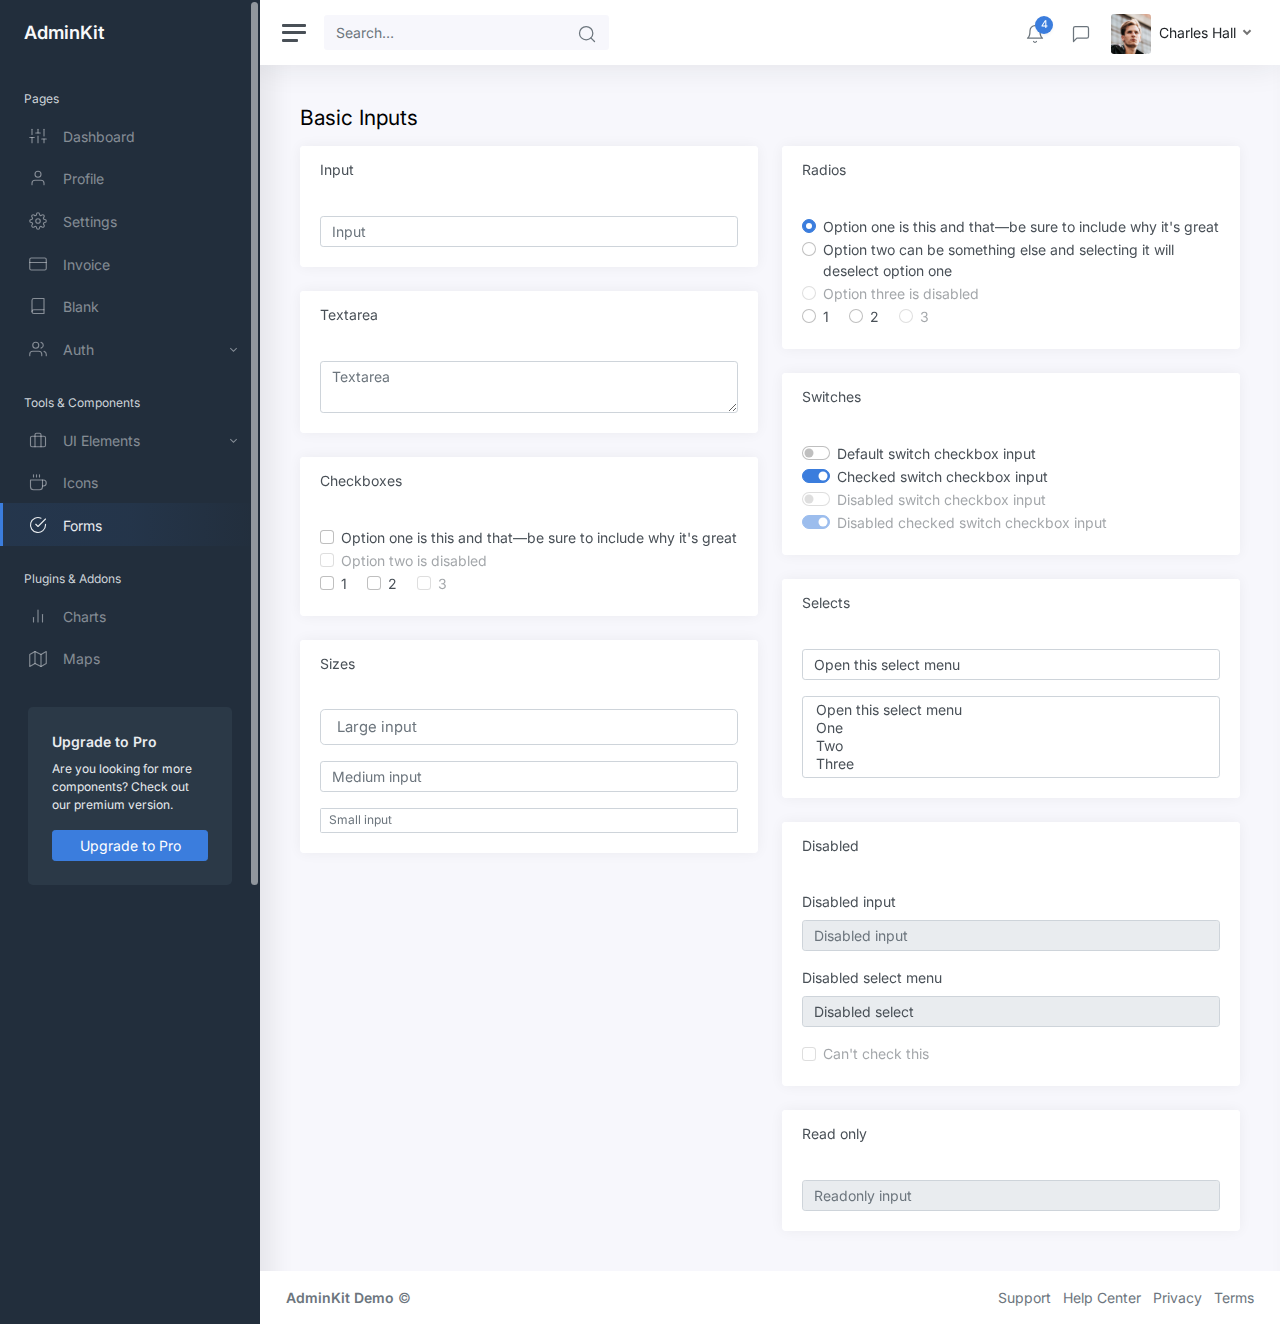
<file: Ecom/Ecomm Demo/static/forms-basic-inputs.html>
<!DOCTYPE html>
<html lang="en">

<head>
	<meta charset="utf-8">
	<meta http-equiv="X-UA-Compatible" content="IE=edge">
	<meta name="viewport" content="width=device-width, initial-scale=1, shrink-to-fit=no">
	<meta name="description" content="Responsive Admin &amp; Dashboard Template based on Bootstrap 5">
	<meta name="author" content="AdminKit">
	<meta name="keywords" content="adminkit, bootstrap, bootstrap 5, admin, dashboard, template, responsive, css, sass, html, theme, front-end, ui kit, web">

	<link rel="preconnect" href="https://fonts.gstatic.com">
	<link rel="shortcut icon" href="img/icons/icon-48x48.png" />

	<title>Basic Inputs | AdminKit Demo</title>

	<link href="css/app.css" rel="stylesheet">
	<link href="https://fonts.googleapis.com/css2?family=Inter:wght@300;400;600&display=swap" rel="stylesheet">
</head>

<body>
	<div class="wrapper">
		<nav id="sidebar" class="sidebar">
			<div class="sidebar-content js-simplebar">
				<a class="sidebar-brand" href="index.html">
          <span class="align-middle">AdminKit</span>
        </a>

				<ul class="sidebar-nav">
					<li class="sidebar-header">
						Pages
					</li>

					<li class="sidebar-item">
						<a class="sidebar-link" href="index.html">
              <i class="align-middle" data-feather="sliders"></i> <span class="align-middle">Dashboard</span>
            </a>
					</li>

					<li class="sidebar-item">
						<a class="sidebar-link" href="pages-profile.html">
              <i class="align-middle" data-feather="user"></i> <span class="align-middle">Profile</span>
            </a>
					</li>

					<li class="sidebar-item">
						<a class="sidebar-link" href="pages-settings.html">
              <i class="align-middle" data-feather="settings"></i> <span class="align-middle">Settings</span>
            </a>
					</li>

					<li class="sidebar-item">
						<a class="sidebar-link" href="pages-invoice.html">
              <i class="align-middle" data-feather="credit-card"></i> <span class="align-middle">Invoice</span>
            </a>
					</li>

					<li class="sidebar-item">
						<a class="sidebar-link" href="pages-blank.html">
              <i class="align-middle" data-feather="book"></i> <span class="align-middle">Blank</span>
            </a>
					</li>

					<li class="sidebar-item">
						<a href="#auth" data-bs-toggle="collapse" class="sidebar-link collapsed">
              <i class="align-middle" data-feather="users"></i> <span class="align-middle">Auth</span>
            </a>
						<ul id="auth" class="sidebar-dropdown list-unstyled collapse " data-bs-parent="#sidebar">
							<li class="sidebar-item"><a class="sidebar-link" href="pages-sign-in.html">Sign In</a></li>
							<li class="sidebar-item"><a class="sidebar-link" href="pages-sign-up.html">Sign Up</a></li>
						</ul>
					</li>

					<li class="sidebar-header">
						Tools & Components
					</li>
					<li class="sidebar-item">
						<a data-bs-target="#ui" data-bs-toggle="collapse" class="sidebar-link collapsed">
              <i class="align-middle" data-feather="briefcase"></i> <span class="align-middle">UI Elements</span>
            </a>
						<ul id="ui" class="sidebar-dropdown list-unstyled collapse " data-bs-parent="#sidebar">
							<li class="sidebar-item"><a class="sidebar-link" href="ui-alerts.html">Alerts</a></li>
							<li class="sidebar-item"><a class="sidebar-link" href="ui-buttons.html">Buttons</a></li>
							<li class="sidebar-item"><a class="sidebar-link" href="ui-cards.html">Cards</a></li>
							<li class="sidebar-item"><a class="sidebar-link" href="ui-general.html">General</a></li>
							<li class="sidebar-item"><a class="sidebar-link" href="ui-grid.html">Grid</a></li>
							<li class="sidebar-item"><a class="sidebar-link" href="ui-typography.html">Typography</a></li>
						</ul>
					</li>

					<li class="sidebar-item">
						<a class="sidebar-link" href="icons-feather.html">
              <i class="align-middle" data-feather="coffee"></i> <span class="align-middle">Icons</span>
            </a>
					</li>

					<li class="sidebar-item active">
						<a class="sidebar-link" href="forms-basic-inputs.html">
              <i class="align-middle" data-feather="check-circle"></i> <span class="align-middle">Forms</span>
            </a>
					</li>

					<li class="sidebar-header">
						Plugins & Addons
					</li>

					<li class="sidebar-item">
						<a class="sidebar-link" href="charts-chartjs.html">
              <i class="align-middle" data-feather="bar-chart-2"></i> <span class="align-middle">Charts</span>
            </a>
					</li>

					<li class="sidebar-item">
						<a class="sidebar-link" href="maps-google.html">
              <i class="align-middle" data-feather="map"></i> <span class="align-middle">Maps</span>
            </a>
					</li>
				</ul>

				<div class="sidebar-cta">
					<div class="sidebar-cta-content">
						<strong class="d-inline-block mb-2">Upgrade to Pro</strong>
						<div class="mb-3 text-sm">
							Are you looking for more components? Check out our premium version.
						</div>
						<div class="d-grid">
							<a href="https://adminkit.io/pricing" target="_blank" class="btn btn-primary">Upgrade to Pro</a>
						</div>
					</div>
				</div>
			</div>
		</nav>

		<div class="main">
			<nav class="navbar navbar-expand navbar-light navbar-bg">
				<a class="sidebar-toggle d-flex">
          <i class="hamburger align-self-center"></i>
        </a>

				<form class="d-none d-sm-inline-block">
					<div class="input-group input-group-navbar">
						<input type="text" class="form-control" placeholder="Search…" aria-label="Search">
						<button class="btn" type="button">
              <i class="align-middle" data-feather="search"></i>
            </button>
					</div>
				</form>

				<div class="navbar-collapse collapse">
					<ul class="navbar-nav navbar-align">
						<li class="nav-item dropdown">
							<a class="nav-icon dropdown-toggle" href="#" id="alertsDropdown" data-bs-toggle="dropdown">
								<div class="position-relative">
									<i class="align-middle" data-feather="bell"></i>
									<span class="indicator">4</span>
								</div>
							</a>
							<div class="dropdown-menu dropdown-menu-lg dropdown-menu-end py-0" aria-labelledby="alertsDropdown">
								<div class="dropdown-menu-header">
									4 New Notifications
								</div>
								<div class="list-group">
									<a href="#" class="list-group-item">
										<div class="row g-0 align-items-center">
											<div class="col-2">
												<i class="text-danger" data-feather="alert-circle"></i>
											</div>
											<div class="col-10">
												<div class="text-dark">Update completed</div>
												<div class="text-muted small mt-1">Restart server 12 to complete the update.</div>
												<div class="text-muted small mt-1">30m ago</div>
											</div>
										</div>
									</a>
									<a href="#" class="list-group-item">
										<div class="row g-0 align-items-center">
											<div class="col-2">
												<i class="text-warning" data-feather="bell"></i>
											</div>
											<div class="col-10">
												<div class="text-dark">Lorem ipsum</div>
												<div class="text-muted small mt-1">Aliquam ex eros, imperdiet vulputate hendrerit et.</div>
												<div class="text-muted small mt-1">2h ago</div>
											</div>
										</div>
									</a>
									<a href="#" class="list-group-item">
										<div class="row g-0 align-items-center">
											<div class="col-2">
												<i class="text-primary" data-feather="home"></i>
											</div>
											<div class="col-10">
												<div class="text-dark">Login from 192.186.1.8</div>
												<div class="text-muted small mt-1">5h ago</div>
											</div>
										</div>
									</a>
									<a href="#" class="list-group-item">
										<div class="row g-0 align-items-center">
											<div class="col-2">
												<i class="text-success" data-feather="user-plus"></i>
											</div>
											<div class="col-10">
												<div class="text-dark">New connection</div>
												<div class="text-muted small mt-1">Christina accepted your request.</div>
												<div class="text-muted small mt-1">14h ago</div>
											</div>
										</div>
									</a>
								</div>
								<div class="dropdown-menu-footer">
									<a href="#" class="text-muted">Show all notifications</a>
								</div>
							</div>
						</li>
						<li class="nav-item dropdown">
							<a class="nav-icon dropdown-toggle" href="#" id="messagesDropdown" data-bs-toggle="dropdown">
								<div class="position-relative">
									<i class="align-middle" data-feather="message-square"></i>
								</div>
							</a>
							<div class="dropdown-menu dropdown-menu-lg dropdown-menu-end py-0" aria-labelledby="messagesDropdown">
								<div class="dropdown-menu-header">
									<div class="position-relative">
										4 New Messages
									</div>
								</div>
								<div class="list-group">
									<a href="#" class="list-group-item">
										<div class="row g-0 align-items-center">
											<div class="col-2">
												<img src="img/avatars/avatar-5.jpg" class="avatar img-fluid rounded-circle" alt="Vanessa Tucker">
											</div>
											<div class="col-10 ps-2">
												<div class="text-dark">Vanessa Tucker</div>
												<div class="text-muted small mt-1">Nam pretium turpis et arcu. Duis arcu tortor.</div>
												<div class="text-muted small mt-1">15m ago</div>
											</div>
										</div>
									</a>
									<a href="#" class="list-group-item">
										<div class="row g-0 align-items-center">
											<div class="col-2">
												<img src="img/avatars/avatar-2.jpg" class="avatar img-fluid rounded-circle" alt="William Harris">
											</div>
											<div class="col-10 ps-2">
												<div class="text-dark">William Harris</div>
												<div class="text-muted small mt-1">Curabitur ligula sapien euismod vitae.</div>
												<div class="text-muted small mt-1">2h ago</div>
											</div>
										</div>
									</a>
									<a href="#" class="list-group-item">
										<div class="row g-0 align-items-center">
											<div class="col-2">
												<img src="img/avatars/avatar-4.jpg" class="avatar img-fluid rounded-circle" alt="Christina Mason">
											</div>
											<div class="col-10 ps-2">
												<div class="text-dark">Christina Mason</div>
												<div class="text-muted small mt-1">Pellentesque auctor neque nec urna.</div>
												<div class="text-muted small mt-1">4h ago</div>
											</div>
										</div>
									</a>
									<a href="#" class="list-group-item">
										<div class="row g-0 align-items-center">
											<div class="col-2">
												<img src="img/avatars/avatar-3.jpg" class="avatar img-fluid rounded-circle" alt="Sharon Lessman">
											</div>
											<div class="col-10 ps-2">
												<div class="text-dark">Sharon Lessman</div>
												<div class="text-muted small mt-1">Aenean tellus metus, bibendum sed, posuere ac, mattis non.</div>
												<div class="text-muted small mt-1">5h ago</div>
											</div>
										</div>
									</a>
								</div>
								<div class="dropdown-menu-footer">
									<a href="#" class="text-muted">Show all messages</a>
								</div>
							</div>
						</li>
						<li class="nav-item dropdown">
							<a class="nav-icon dropdown-toggle d-inline-block d-sm-none" href="#" data-bs-toggle="dropdown">
                <i class="align-middle" data-feather="settings"></i>
              </a>

							<a class="nav-link dropdown-toggle d-none d-sm-inline-block" href="#" data-bs-toggle="dropdown">
                <img src="img/avatars/avatar.jpg" class="avatar img-fluid rounded me-1" alt="Charles Hall" /> <span class="text-dark">Charles Hall</span>
              </a>
							<div class="dropdown-menu dropdown-menu-end">
								<a class="dropdown-item" href="pages-profile.html"><i class="align-middle me-1" data-feather="user"></i> Profile</a>
								<a class="dropdown-item" href="#"><i class="align-middle me-1" data-feather="pie-chart"></i> Analytics</a>
								<div class="dropdown-divider"></div>
								<a class="dropdown-item" href="pages-settings.html"><i class="align-middle me-1" data-feather="settings"></i> Settings & Privacy</a>
								<a class="dropdown-item" href="#"><i class="align-middle me-1" data-feather="help-circle"></i> Help Center</a>
								<div class="dropdown-divider"></div>
								<a class="dropdown-item" href="#">Log out</a>
							</div>
						</li>
					</ul>
				</div>
			</nav>

			<main class="content">
				<div class="container-fluid p-0">

					<h1 class="h3 mb-3">Basic Inputs</h1>

					<div class="row">
						<div class="col-12 col-lg-6">
							<div class="card">
								<div class="card-header">
									<h5 class="card-title mb-0">Input</h5>
								</div>
								<div class="card-body">
									<input type="text" class="form-control" placeholder="Input">
								</div>
							</div>

							<div class="card">
								<div class="card-header">
									<h5 class="card-title mb-0">Textarea</h5>
								</div>
								<div class="card-body">
									<textarea class="form-control" rows="2" placeholder="Textarea"></textarea>
								</div>
							</div>

							<div class="card">
								<div class="card-header">
									<h5 class="card-title mb-0">Checkboxes</h5>
								</div>
								<div class="card-body">
									<div>
										<label class="form-check">
            <input class="form-check-input" type="checkbox" value="">
            <span class="form-check-label">
              Option one is this and that&mdash;be sure to include why it's great
            </span>
          </label>
										<label class="form-check">
            <input class="form-check-input" type="checkbox" value="" disabled>
            <span class="form-check-label">
              Option two is disabled
            </span>
          </label>
									</div>
									<div>
										<label class="form-check form-check-inline">
            <input class="form-check-input" type="checkbox" value="option1">
            <span class="form-check-label">
              1
            </span>
          </label>
										<label class="form-check form-check-inline">
            <input class="form-check-input" type="checkbox" value="option2">
            <span class="form-check-label">
              2
            </span>
          </label>
										<label class="form-check form-check-inline">
            <input class="form-check-input" type="checkbox" value="option3" disabled>
            <span class="form-check-label">
              3
            </span>
          </label>
									</div>
								</div>
							</div>

							<div class="card">
								<div class="card-header">
									<h5 class="card-title mb-0">Sizes</h5>
								</div>
								<div class="card-body">
									<input class="form-control form-control-lg mb-3" type="text" placeholder="Large input">
									<input class="form-control mb-3" type="text" placeholder="Medium input">
									<input class="form-control form-control-sm" type="text" placeholder="Small input">
								</div>
							</div>
						</div>

						<div class="col-12 col-lg-6">
							<div class="card">
								<div class="card-header">
									<h5 class="card-title mb-0">Radios</h5>
								</div>
								<div class="card-body">
									<div>
										<label class="form-check">
            <input class="form-check-input" type="radio" value="option1" name="radios-example" checked>
            <span class="form-check-label">
              Option one is this and that&mdash;be sure to include why it's great
            </span>
          </label>
										<label class="form-check">
            <input class="form-check-input" type="radio" value="option2" name="radios-example">
            <span class="form-check-label">
              Option two can be something else and selecting it will deselect option one
            </span>
          </label>
										<label class="form-check">
            <input class="form-check-input" type="radio" value="option3" name="radios-example" disabled>
            <span class="form-check-label">
              Option three is disabled
            </span>
          </label>
									</div>
									<div>
										<label class="form-check form-check-inline">
            <input class="form-check-input" type="radio" name="inline-radios-example" value="option1">
            <span class="form-check-label">
              1
            </span>
          </label>
										<label class="form-check form-check-inline">
            <input class="form-check-input" type="radio" name="inline-radios-example" value="option2">
            <span class="form-check-label">
              2
            </span>
          </label>
										<label class="form-check form-check-inline">
            <input class="form-check-input" type="radio" name="inline-radios-example" value="option3" disabled>
            <span class="form-check-label">
              3
            </span>
          </label>
									</div>
								</div>
							</div>

							<div class="card">
								<div class="card-header">
									<h5 class="card-title mb-0">Switches</h5>
								</div>
								<div class="card-body">
									<div class="form-check form-switch">
										<input class="form-check-input" type="checkbox" id="flexSwitchCheckDefault">
										<label class="form-check-label" for="flexSwitchCheckDefault">Default switch checkbox input</label>
									</div>
									<div class="form-check form-switch">
										<input class="form-check-input" type="checkbox" id="flexSwitchCheckChecked" checked>
										<label class="form-check-label" for="flexSwitchCheckChecked">Checked switch checkbox input</label>
									</div>
									<div class="form-check form-switch">
										<input class="form-check-input" type="checkbox" id="flexSwitchCheckDisabled" disabled>
										<label class="form-check-label" for="flexSwitchCheckDisabled">Disabled switch checkbox input</label>
									</div>
									<div class="form-check form-switch">
										<input class="form-check-input" type="checkbox" id="flexSwitchCheckCheckedDisabled" checked disabled>
										<label class="form-check-label" for="flexSwitchCheckCheckedDisabled">Disabled checked switch checkbox input</label>
									</div>
								</div>
							</div>

							<div class="card">
								<div class="card-header">
									<h5 class="card-title mb-0">Selects</h5>
								</div>
								<div class="card-body">
									<select class="form-control mb-3">
          <option selected>Open this select menu</option>
          <option>One</option>
          <option>Two</option>
          <option>Three</option>
        </select>

									<select multiple class="form-control">
          <option>Open this select menu</option>
          <option>One</option>
          <option>Two</option>
          <option>Three</option>
        </select>
								</div>
							</div>

							<div class="card">
								<div class="card-header">
									<h5 class="card-title mb-0">Disabled</h5>
								</div>
								<div class="card-body">
									<div class="mb-3">
										<label class="form-label">Disabled input</label>
										<input type="text" class="form-control" placeholder="Disabled input" disabled>
									</div>
									<div class="mb-3">
										<label class="form-label">Disabled select menu</label>
										<select class="form-control" disabled>
            <option>Disabled select</option>
          </select>
									</div>
									<label class="form-check">
          <input class="form-check-input" type="checkbox" value="" disabled>
          <span class="form-check-label">
            Can't check this
          </span>
        </label>
								</div>
							</div>

							<div class="card">
								<div class="card-header">
									<h5 class="card-title mb-0">Read only</h5>
								</div>
								<div class="card-body">
									<input class="form-control" type="text" placeholder="Readonly input" readonly>
								</div>
							</div>
						</div>
					</div>

				</div>
			</main>

			<footer class="footer">
				<div class="container-fluid">
					<div class="row text-muted">
						<div class="col-6 text-start">
							<p class="mb-0">
								<a href="index.html" class="text-muted"><strong>AdminKit Demo</strong></a> &copy;
							</p>
						</div>
						<div class="col-6 text-end">
							<ul class="list-inline">
								<li class="list-inline-item">
									<a class="text-muted" href="#">Support</a>
								</li>
								<li class="list-inline-item">
									<a class="text-muted" href="#">Help Center</a>
								</li>
								<li class="list-inline-item">
									<a class="text-muted" href="#">Privacy</a>
								</li>
								<li class="list-inline-item">
									<a class="text-muted" href="#">Terms</a>
								</li>
							</ul>
						</div>
					</div>
				</div>
			</footer>
		</div>
	</div>

	<script src="js/app.js"></script>

</body>

</html>
</file>
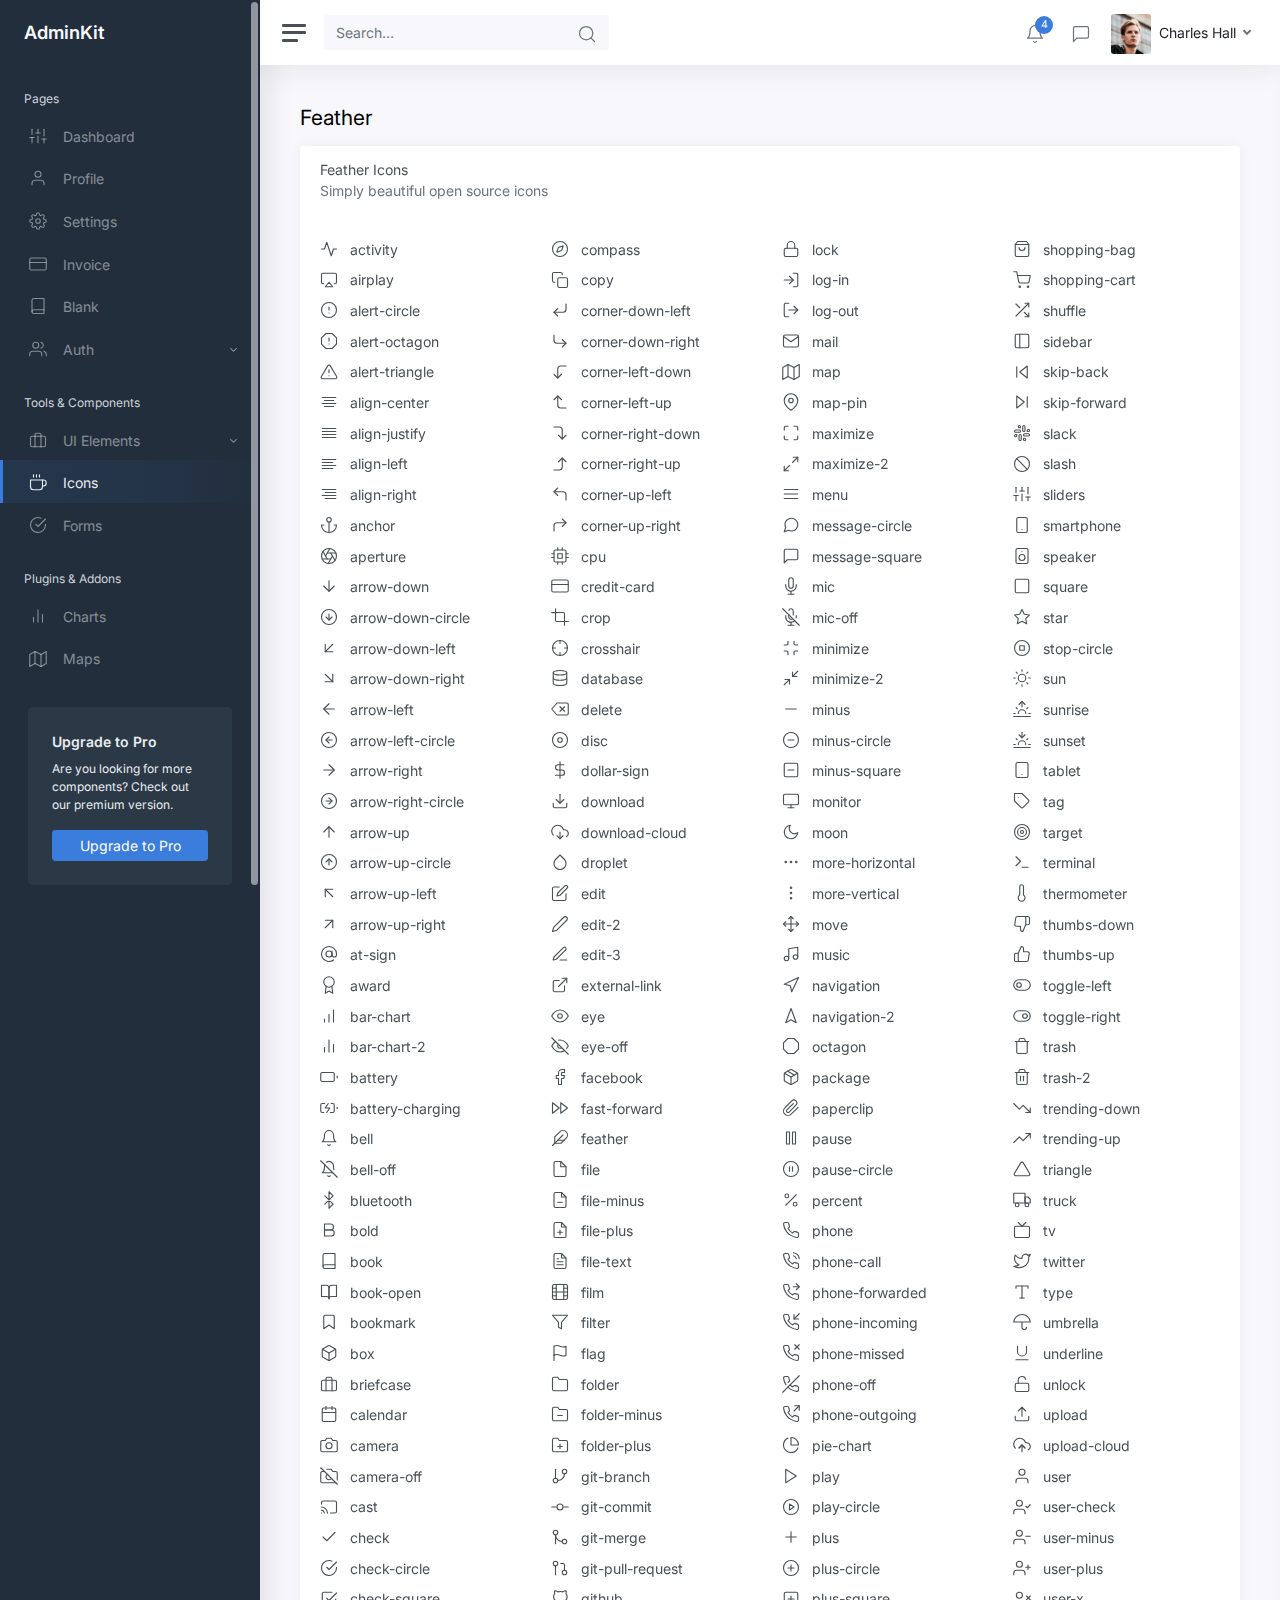
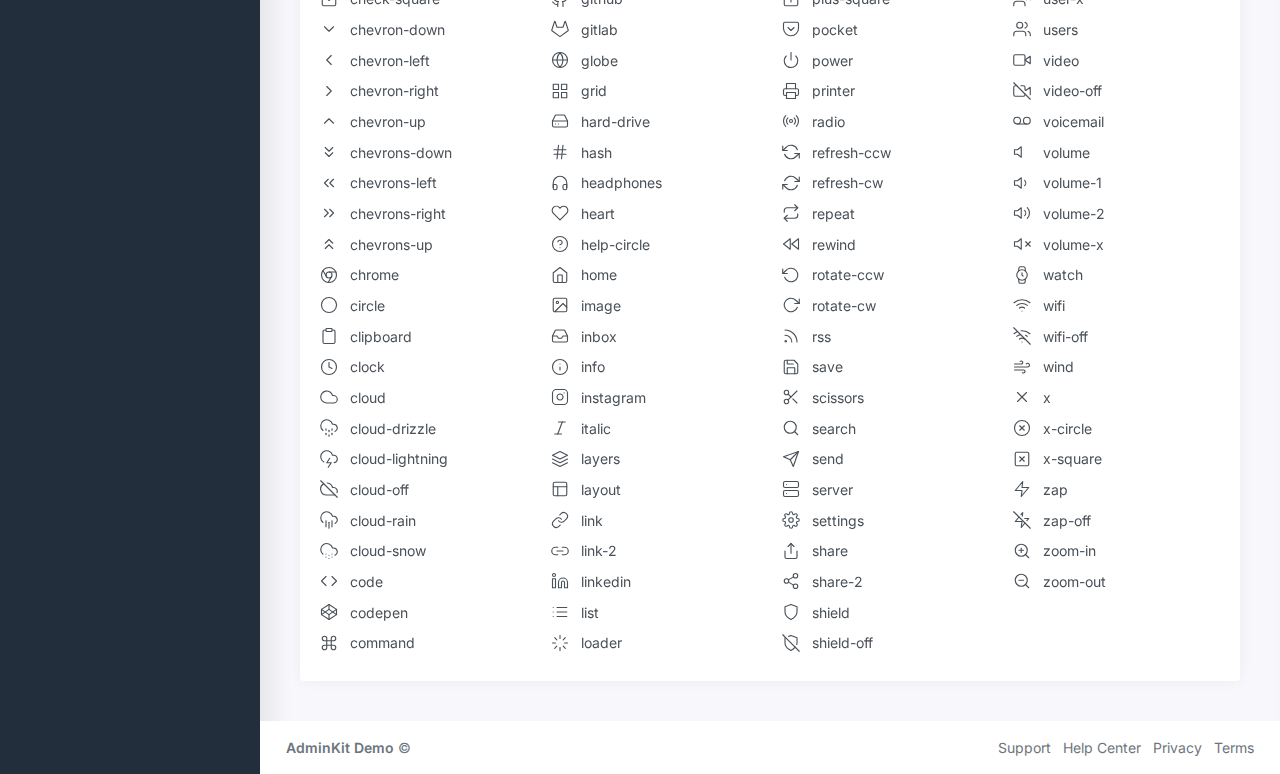
<file: Ecom/Ecomm Demo/static/icons-feather.html>
<!DOCTYPE html>
<html lang="en">

<head>
	<meta charset="utf-8">
	<meta http-equiv="X-UA-Compatible" content="IE=edge">
	<meta name="viewport" content="width=device-width, initial-scale=1, shrink-to-fit=no">
	<meta name="description" content="Responsive Admin &amp; Dashboard Template based on Bootstrap 5">
	<meta name="author" content="AdminKit">
	<meta name="keywords" content="adminkit, bootstrap, bootstrap 5, admin, dashboard, template, responsive, css, sass, html, theme, front-end, ui kit, web">

	<link rel="preconnect" href="https://fonts.gstatic.com">
	<link rel="shortcut icon" href="img/icons/icon-48x48.png" />

	<title>Feather | AdminKit Demo</title>

	<link href="css/app.css" rel="stylesheet">
	<link href="https://fonts.googleapis.com/css2?family=Inter:wght@300;400;600&display=swap" rel="stylesheet">
</head>

<body>
	<div class="wrapper">
		<nav id="sidebar" class="sidebar">
			<div class="sidebar-content js-simplebar">
				<a class="sidebar-brand" href="index.html">
          <span class="align-middle">AdminKit</span>
        </a>

				<ul class="sidebar-nav">
					<li class="sidebar-header">
						Pages
					</li>

					<li class="sidebar-item">
						<a class="sidebar-link" href="index.html">
              <i class="align-middle" data-feather="sliders"></i> <span class="align-middle">Dashboard</span>
            </a>
					</li>

					<li class="sidebar-item">
						<a class="sidebar-link" href="pages-profile.html">
              <i class="align-middle" data-feather="user"></i> <span class="align-middle">Profile</span>
            </a>
					</li>

					<li class="sidebar-item">
						<a class="sidebar-link" href="pages-settings.html">
              <i class="align-middle" data-feather="settings"></i> <span class="align-middle">Settings</span>
            </a>
					</li>

					<li class="sidebar-item">
						<a class="sidebar-link" href="pages-invoice.html">
              <i class="align-middle" data-feather="credit-card"></i> <span class="align-middle">Invoice</span>
            </a>
					</li>

					<li class="sidebar-item">
						<a class="sidebar-link" href="pages-blank.html">
              <i class="align-middle" data-feather="book"></i> <span class="align-middle">Blank</span>
            </a>
					</li>

					<li class="sidebar-item">
						<a href="#auth" data-bs-toggle="collapse" class="sidebar-link collapsed">
              <i class="align-middle" data-feather="users"></i> <span class="align-middle">Auth</span>
            </a>
						<ul id="auth" class="sidebar-dropdown list-unstyled collapse " data-bs-parent="#sidebar">
							<li class="sidebar-item"><a class="sidebar-link" href="pages-sign-in.html">Sign In</a></li>
							<li class="sidebar-item"><a class="sidebar-link" href="pages-sign-up.html">Sign Up</a></li>
						</ul>
					</li>

					<li class="sidebar-header">
						Tools & Components
					</li>
					<li class="sidebar-item">
						<a data-bs-target="#ui" data-bs-toggle="collapse" class="sidebar-link collapsed">
              <i class="align-middle" data-feather="briefcase"></i> <span class="align-middle">UI Elements</span>
            </a>
						<ul id="ui" class="sidebar-dropdown list-unstyled collapse " data-bs-parent="#sidebar">
							<li class="sidebar-item"><a class="sidebar-link" href="ui-alerts.html">Alerts</a></li>
							<li class="sidebar-item"><a class="sidebar-link" href="ui-buttons.html">Buttons</a></li>
							<li class="sidebar-item"><a class="sidebar-link" href="ui-cards.html">Cards</a></li>
							<li class="sidebar-item"><a class="sidebar-link" href="ui-general.html">General</a></li>
							<li class="sidebar-item"><a class="sidebar-link" href="ui-grid.html">Grid</a></li>
							<li class="sidebar-item"><a class="sidebar-link" href="ui-typography.html">Typography</a></li>
						</ul>
					</li>

					<li class="sidebar-item active">
						<a class="sidebar-link" href="icons-feather.html">
              <i class="align-middle" data-feather="coffee"></i> <span class="align-middle">Icons</span>
            </a>
					</li>

					<li class="sidebar-item">
						<a class="sidebar-link" href="forms-basic-inputs.html">
              <i class="align-middle" data-feather="check-circle"></i> <span class="align-middle">Forms</span>
            </a>
					</li>

					<li class="sidebar-header">
						Plugins & Addons
					</li>

					<li class="sidebar-item">
						<a class="sidebar-link" href="charts-chartjs.html">
              <i class="align-middle" data-feather="bar-chart-2"></i> <span class="align-middle">Charts</span>
            </a>
					</li>

					<li class="sidebar-item">
						<a class="sidebar-link" href="maps-google.html">
              <i class="align-middle" data-feather="map"></i> <span class="align-middle">Maps</span>
            </a>
					</li>
				</ul>

				<div class="sidebar-cta">
					<div class="sidebar-cta-content">
						<strong class="d-inline-block mb-2">Upgrade to Pro</strong>
						<div class="mb-3 text-sm">
							Are you looking for more components? Check out our premium version.
						</div>
						<div class="d-grid">
							<a href="https://adminkit.io/pricing" target="_blank" class="btn btn-primary">Upgrade to Pro</a>
						</div>
					</div>
				</div>
			</div>
		</nav>

		<div class="main">
			<nav class="navbar navbar-expand navbar-light navbar-bg">
				<a class="sidebar-toggle d-flex">
          <i class="hamburger align-self-center"></i>
        </a>

				<form class="d-none d-sm-inline-block">
					<div class="input-group input-group-navbar">
						<input type="text" class="form-control" placeholder="Search…" aria-label="Search">
						<button class="btn" type="button">
              <i class="align-middle" data-feather="search"></i>
            </button>
					</div>
				</form>

				<div class="navbar-collapse collapse">
					<ul class="navbar-nav navbar-align">
						<li class="nav-item dropdown">
							<a class="nav-icon dropdown-toggle" href="#" id="alertsDropdown" data-bs-toggle="dropdown">
								<div class="position-relative">
									<i class="align-middle" data-feather="bell"></i>
									<span class="indicator">4</span>
								</div>
							</a>
							<div class="dropdown-menu dropdown-menu-lg dropdown-menu-end py-0" aria-labelledby="alertsDropdown">
								<div class="dropdown-menu-header">
									4 New Notifications
								</div>
								<div class="list-group">
									<a href="#" class="list-group-item">
										<div class="row g-0 align-items-center">
											<div class="col-2">
												<i class="text-danger" data-feather="alert-circle"></i>
											</div>
											<div class="col-10">
												<div class="text-dark">Update completed</div>
												<div class="text-muted small mt-1">Restart server 12 to complete the update.</div>
												<div class="text-muted small mt-1">30m ago</div>
											</div>
										</div>
									</a>
									<a href="#" class="list-group-item">
										<div class="row g-0 align-items-center">
											<div class="col-2">
												<i class="text-warning" data-feather="bell"></i>
											</div>
											<div class="col-10">
												<div class="text-dark">Lorem ipsum</div>
												<div class="text-muted small mt-1">Aliquam ex eros, imperdiet vulputate hendrerit et.</div>
												<div class="text-muted small mt-1">2h ago</div>
											</div>
										</div>
									</a>
									<a href="#" class="list-group-item">
										<div class="row g-0 align-items-center">
											<div class="col-2">
												<i class="text-primary" data-feather="home"></i>
											</div>
											<div class="col-10">
												<div class="text-dark">Login from 192.186.1.8</div>
												<div class="text-muted small mt-1">5h ago</div>
											</div>
										</div>
									</a>
									<a href="#" class="list-group-item">
										<div class="row g-0 align-items-center">
											<div class="col-2">
												<i class="text-success" data-feather="user-plus"></i>
											</div>
											<div class="col-10">
												<div class="text-dark">New connection</div>
												<div class="text-muted small mt-1">Christina accepted your request.</div>
												<div class="text-muted small mt-1">14h ago</div>
											</div>
										</div>
									</a>
								</div>
								<div class="dropdown-menu-footer">
									<a href="#" class="text-muted">Show all notifications</a>
								</div>
							</div>
						</li>
						<li class="nav-item dropdown">
							<a class="nav-icon dropdown-toggle" href="#" id="messagesDropdown" data-bs-toggle="dropdown">
								<div class="position-relative">
									<i class="align-middle" data-feather="message-square"></i>
								</div>
							</a>
							<div class="dropdown-menu dropdown-menu-lg dropdown-menu-end py-0" aria-labelledby="messagesDropdown">
								<div class="dropdown-menu-header">
									<div class="position-relative">
										4 New Messages
									</div>
								</div>
								<div class="list-group">
									<a href="#" class="list-group-item">
										<div class="row g-0 align-items-center">
											<div class="col-2">
												<img src="img/avatars/avatar-5.jpg" class="avatar img-fluid rounded-circle" alt="Vanessa Tucker">
											</div>
											<div class="col-10 ps-2">
												<div class="text-dark">Vanessa Tucker</div>
												<div class="text-muted small mt-1">Nam pretium turpis et arcu. Duis arcu tortor.</div>
												<div class="text-muted small mt-1">15m ago</div>
											</div>
										</div>
									</a>
									<a href="#" class="list-group-item">
										<div class="row g-0 align-items-center">
											<div class="col-2">
												<img src="img/avatars/avatar-2.jpg" class="avatar img-fluid rounded-circle" alt="William Harris">
											</div>
											<div class="col-10 ps-2">
												<div class="text-dark">William Harris</div>
												<div class="text-muted small mt-1">Curabitur ligula sapien euismod vitae.</div>
												<div class="text-muted small mt-1">2h ago</div>
											</div>
										</div>
									</a>
									<a href="#" class="list-group-item">
										<div class="row g-0 align-items-center">
											<div class="col-2">
												<img src="img/avatars/avatar-4.jpg" class="avatar img-fluid rounded-circle" alt="Christina Mason">
											</div>
											<div class="col-10 ps-2">
												<div class="text-dark">Christina Mason</div>
												<div class="text-muted small mt-1">Pellentesque auctor neque nec urna.</div>
												<div class="text-muted small mt-1">4h ago</div>
											</div>
										</div>
									</a>
									<a href="#" class="list-group-item">
										<div class="row g-0 align-items-center">
											<div class="col-2">
												<img src="img/avatars/avatar-3.jpg" class="avatar img-fluid rounded-circle" alt="Sharon Lessman">
											</div>
											<div class="col-10 ps-2">
												<div class="text-dark">Sharon Lessman</div>
												<div class="text-muted small mt-1">Aenean tellus metus, bibendum sed, posuere ac, mattis non.</div>
												<div class="text-muted small mt-1">5h ago</div>
											</div>
										</div>
									</a>
								</div>
								<div class="dropdown-menu-footer">
									<a href="#" class="text-muted">Show all messages</a>
								</div>
							</div>
						</li>
						<li class="nav-item dropdown">
							<a class="nav-icon dropdown-toggle d-inline-block d-sm-none" href="#" data-bs-toggle="dropdown">
                <i class="align-middle" data-feather="settings"></i>
              </a>

							<a class="nav-link dropdown-toggle d-none d-sm-inline-block" href="#" data-bs-toggle="dropdown">
                <img src="img/avatars/avatar.jpg" class="avatar img-fluid rounded me-1" alt="Charles Hall" /> <span class="text-dark">Charles Hall</span>
              </a>
							<div class="dropdown-menu dropdown-menu-end">
								<a class="dropdown-item" href="pages-profile.html"><i class="align-middle me-1" data-feather="user"></i> Profile</a>
								<a class="dropdown-item" href="#"><i class="align-middle me-1" data-feather="pie-chart"></i> Analytics</a>
								<div class="dropdown-divider"></div>
								<a class="dropdown-item" href="pages-settings.html"><i class="align-middle me-1" data-feather="settings"></i> Settings & Privacy</a>
								<a class="dropdown-item" href="#"><i class="align-middle me-1" data-feather="help-circle"></i> Help Center</a>
								<div class="dropdown-divider"></div>
								<a class="dropdown-item" href="#">Log out</a>
							</div>
						</li>
					</ul>
				</div>
			</nav>

			<main class="content">
				<div class="container-fluid p-0">

					<h1 class="h3 mb-3">Feather</h1>

					<div class="card">
						<div class="card-header">
							<h3 class="card-title">Feather Icons</h3>
							<h6 class="card-subtitle text-muted">Simply beautiful open source icons</h6>
						</div>
						<div class="card-body">
							<div class="row">
								<div class="col-12 col-md-6 col-lg-3">
									<div class="mb-2">
										<i class="align-middle me-2" data-feather="activity"></i> <span class="align-middle">activity</span>
									</div>
									<div class="mb-2">
										<i class="align-middle me-2" data-feather="airplay"></i> <span class="align-middle">airplay</span>
									</div>
									<div class="mb-2">
										<i class="align-middle me-2" data-feather="alert-circle"></i> <span class="align-middle">alert-circle</span>
									</div>
									<div class="mb-2">
										<i class="align-middle me-2" data-feather="alert-octagon"></i> <span class="align-middle">alert-octagon</span>
									</div>
									<div class="mb-2">
										<i class="align-middle me-2" data-feather="alert-triangle"></i> <span class="align-middle">alert-triangle</span>
									</div>
									<div class="mb-2">
										<i class="align-middle me-2" data-feather="align-center"></i> <span class="align-middle">align-center</span>
									</div>
									<div class="mb-2">
										<i class="align-middle me-2" data-feather="align-justify"></i> <span class="align-middle">align-justify</span>
									</div>
									<div class="mb-2">
										<i class="align-middle me-2" data-feather="align-left"></i> <span class="align-middle">align-left</span>
									</div>
									<div class="mb-2">
										<i class="align-middle me-2" data-feather="align-right"></i> <span class="align-middle">align-right</span>
									</div>
									<div class="mb-2">
										<i class="align-middle me-2" data-feather="anchor"></i> <span class="align-middle">anchor</span>
									</div>
									<div class="mb-2">
										<i class="align-middle me-2" data-feather="aperture"></i> <span class="align-middle">aperture</span>
									</div>
									<div class="mb-2">
										<i class="align-middle me-2" data-feather="arrow-down"></i> <span class="align-middle">arrow-down</span>
									</div>
									<div class="mb-2">
										<i class="align-middle me-2" data-feather="arrow-down-circle"></i> <span class="align-middle">arrow-down-circle</span>
									</div>
									<div class="mb-2">
										<i class="align-middle me-2" data-feather="arrow-down-left"></i> <span class="align-middle">arrow-down-left</span>
									</div>
									<div class="mb-2">
										<i class="align-middle me-2" data-feather="arrow-down-right"></i> <span class="align-middle">arrow-down-right</span>
									</div>
									<div class="mb-2">
										<i class="align-middle me-2" data-feather="arrow-left"></i> <span class="align-middle">arrow-left</span>
									</div>
									<div class="mb-2">
										<i class="align-middle me-2" data-feather="arrow-left-circle"></i> <span class="align-middle">arrow-left-circle</span>
									</div>
									<div class="mb-2">
										<i class="align-middle me-2" data-feather="arrow-right"></i> <span class="align-middle">arrow-right</span>
									</div>
									<div class="mb-2">
										<i class="align-middle me-2" data-feather="arrow-right-circle"></i> <span class="align-middle">arrow-right-circle</span>
									</div>
									<div class="mb-2">
										<i class="align-middle me-2" data-feather="arrow-up"></i> <span class="align-middle">arrow-up</span>
									</div>
									<div class="mb-2">
										<i class="align-middle me-2" data-feather="arrow-up-circle"></i> <span class="align-middle">arrow-up-circle</span>
									</div>
									<div class="mb-2">
										<i class="align-middle me-2" data-feather="arrow-up-left"></i> <span class="align-middle">arrow-up-left</span>
									</div>
									<div class="mb-2">
										<i class="align-middle me-2" data-feather="arrow-up-right"></i> <span class="align-middle">arrow-up-right</span>
									</div>
									<div class="mb-2">
										<i class="align-middle me-2" data-feather="at-sign"></i> <span class="align-middle">at-sign</span>
									</div>
									<div class="mb-2">
										<i class="align-middle me-2" data-feather="award"></i> <span class="align-middle">award</span>
									</div>
									<div class="mb-2">
										<i class="align-middle me-2" data-feather="bar-chart"></i> <span class="align-middle">bar-chart</span>
									</div>
									<div class="mb-2">
										<i class="align-middle me-2" data-feather="bar-chart-2"></i> <span class="align-middle">bar-chart-2</span>
									</div>
									<div class="mb-2">
										<i class="align-middle me-2" data-feather="battery"></i> <span class="align-middle">battery</span>
									</div>
									<div class="mb-2">
										<i class="align-middle me-2" data-feather="battery-charging"></i> <span class="align-middle">battery-charging</span>
									</div>
									<div class="mb-2">
										<i class="align-middle me-2" data-feather="bell"></i> <span class="align-middle">bell</span>
									</div>
									<div class="mb-2">
										<i class="align-middle me-2" data-feather="bell-off"></i> <span class="align-middle">bell-off</span>
									</div>
									<div class="mb-2">
										<i class="align-middle me-2" data-feather="bluetooth"></i> <span class="align-middle">bluetooth</span>
									</div>
									<div class="mb-2">
										<i class="align-middle me-2" data-feather="bold"></i> <span class="align-middle">bold</span>
									</div>
									<div class="mb-2">
										<i class="align-middle me-2" data-feather="book"></i> <span class="align-middle">book</span>
									</div>
									<div class="mb-2">
										<i class="align-middle me-2" data-feather="book-open"></i> <span class="align-middle">book-open</span>
									</div>
									<div class="mb-2">
										<i class="align-middle me-2" data-feather="bookmark"></i> <span class="align-middle">bookmark</span>
									</div>
									<div class="mb-2">
										<i class="align-middle me-2" data-feather="box"></i> <span class="align-middle">box</span>
									</div>
									<div class="mb-2">
										<i class="align-middle me-2" data-feather="briefcase"></i> <span class="align-middle">briefcase</span>
									</div>
									<div class="mb-2">
										<i class="align-middle me-2" data-feather="calendar"></i> <span class="align-middle">calendar</span>
									</div>
									<div class="mb-2">
										<i class="align-middle me-2" data-feather="camera"></i> <span class="align-middle">camera</span>
									</div>
									<div class="mb-2">
										<i class="align-middle me-2" data-feather="camera-off"></i> <span class="align-middle">camera-off</span>
									</div>
									<div class="mb-2">
										<i class="align-middle me-2" data-feather="cast"></i> <span class="align-middle">cast</span>
									</div>
									<div class="mb-2">
										<i class="align-middle me-2" data-feather="check"></i> <span class="align-middle">check</span>
									</div>
									<div class="mb-2">
										<i class="align-middle me-2" data-feather="check-circle"></i> <span class="align-middle">check-circle</span>
									</div>
									<div class="mb-2">
										<i class="align-middle me-2" data-feather="check-square"></i> <span class="align-middle">check-square</span>
									</div>
									<div class="mb-2">
										<i class="align-middle me-2" data-feather="chevron-down"></i> <span class="align-middle">chevron-down</span>
									</div>
									<div class="mb-2">
										<i class="align-middle me-2" data-feather="chevron-left"></i> <span class="align-middle">chevron-left</span>
									</div>
									<div class="mb-2">
										<i class="align-middle me-2" data-feather="chevron-right"></i> <span class="align-middle">chevron-right</span>
									</div>
									<div class="mb-2">
										<i class="align-middle me-2" data-feather="chevron-up"></i> <span class="align-middle">chevron-up</span>
									</div>
									<div class="mb-2">
										<i class="align-middle me-2" data-feather="chevrons-down"></i> <span class="align-middle">chevrons-down</span>
									</div>
									<div class="mb-2">
										<i class="align-middle me-2" data-feather="chevrons-left"></i> <span class="align-middle">chevrons-left</span>
									</div>
									<div class="mb-2">
										<i class="align-middle me-2" data-feather="chevrons-right"></i> <span class="align-middle">chevrons-right</span>
									</div>
									<div class="mb-2">
										<i class="align-middle me-2" data-feather="chevrons-up"></i> <span class="align-middle">chevrons-up</span>
									</div>
									<div class="mb-2">
										<i class="align-middle me-2" data-feather="chrome"></i> <span class="align-middle">chrome</span>
									</div>
									<div class="mb-2">
										<i class="align-middle me-2" data-feather="circle"></i> <span class="align-middle">circle</span>
									</div>
									<div class="mb-2">
										<i class="align-middle me-2" data-feather="clipboard"></i> <span class="align-middle">clipboard</span>
									</div>
									<div class="mb-2">
										<i class="align-middle me-2" data-feather="clock"></i> <span class="align-middle">clock</span>
									</div>
									<div class="mb-2">
										<i class="align-middle me-2" data-feather="cloud"></i> <span class="align-middle">cloud</span>
									</div>
									<div class="mb-2">
										<i class="align-middle me-2" data-feather="cloud-drizzle"></i> <span class="align-middle">cloud-drizzle</span>
									</div>
									<div class="mb-2">
										<i class="align-middle me-2" data-feather="cloud-lightning"></i> <span class="align-middle">cloud-lightning</span>
									</div>
									<div class="mb-2">
										<i class="align-middle me-2" data-feather="cloud-off"></i> <span class="align-middle">cloud-off</span>
									</div>
									<div class="mb-2">
										<i class="align-middle me-2" data-feather="cloud-rain"></i> <span class="align-middle">cloud-rain</span>
									</div>
									<div class="mb-2">
										<i class="align-middle me-2" data-feather="cloud-snow"></i> <span class="align-middle">cloud-snow</span>
									</div>
									<div class="mb-2">
										<i class="align-middle me-2" data-feather="code"></i> <span class="align-middle">code</span>
									</div>
									<div class="mb-2">
										<i class="align-middle me-2" data-feather="codepen"></i> <span class="align-middle">codepen</span>
									</div>
									<div class="mb-2">
										<i class="align-middle me-2" data-feather="command"></i> <span class="align-middle">command</span>
									</div>
								</div>
								<div class="col-12 col-md-6 col-lg-3">
									<div class="mb-2">
										<i class="align-middle me-2" data-feather="compass"></i> <span class="align-middle">compass</span>
									</div>
									<div class="mb-2">
										<i class="align-middle me-2" data-feather="copy"></i> <span class="align-middle">copy</span>
									</div>
									<div class="mb-2">
										<i class="align-middle me-2" data-feather="corner-down-left"></i> <span class="align-middle">corner-down-left</span>
									</div>
									<div class="mb-2">
										<i class="align-middle me-2" data-feather="corner-down-right"></i> <span class="align-middle">corner-down-right</span>
									</div>
									<div class="mb-2">
										<i class="align-middle me-2" data-feather="corner-left-down"></i> <span class="align-middle">corner-left-down</span>
									</div>
									<div class="mb-2">
										<i class="align-middle me-2" data-feather="corner-left-up"></i> <span class="align-middle">corner-left-up</span>
									</div>
									<div class="mb-2">
										<i class="align-middle me-2" data-feather="corner-right-down"></i> <span class="align-middle">corner-right-down</span>
									</div>
									<div class="mb-2">
										<i class="align-middle me-2" data-feather="corner-right-up"></i> <span class="align-middle">corner-right-up</span>
									</div>
									<div class="mb-2">
										<i class="align-middle me-2" data-feather="corner-up-left"></i> <span class="align-middle">corner-up-left</span>
									</div>
									<div class="mb-2">
										<i class="align-middle me-2" data-feather="corner-up-right"></i> <span class="align-middle">corner-up-right</span>
									</div>
									<div class="mb-2">
										<i class="align-middle me-2" data-feather="cpu"></i> <span class="align-middle">cpu</span>
									</div>
									<div class="mb-2">
										<i class="align-middle me-2" data-feather="credit-card"></i> <span class="align-middle">credit-card</span>
									</div>
									<div class="mb-2">
										<i class="align-middle me-2" data-feather="crop"></i> <span class="align-middle">crop</span>
									</div>
									<div class="mb-2">
										<i class="align-middle me-2" data-feather="crosshair"></i> <span class="align-middle">crosshair</span>
									</div>
									<div class="mb-2">
										<i class="align-middle me-2" data-feather="database"></i> <span class="align-middle">database</span>
									</div>
									<div class="mb-2">
										<i class="align-middle me-2" data-feather="delete"></i> <span class="align-middle">delete</span>
									</div>
									<div class="mb-2">
										<i class="align-middle me-2" data-feather="disc"></i> <span class="align-middle">disc</span>
									</div>
									<div class="mb-2">
										<i class="align-middle me-2" data-feather="dollar-sign"></i> <span class="align-middle">dollar-sign</span>
									</div>
									<div class="mb-2">
										<i class="align-middle me-2" data-feather="download"></i> <span class="align-middle">download</span>
									</div>
									<div class="mb-2">
										<i class="align-middle me-2" data-feather="download-cloud"></i> <span class="align-middle">download-cloud</span>
									</div>
									<div class="mb-2">
										<i class="align-middle me-2" data-feather="droplet"></i> <span class="align-middle">droplet</span>
									</div>
									<div class="mb-2">
										<i class="align-middle me-2" data-feather="edit"></i> <span class="align-middle">edit</span>
									</div>
									<div class="mb-2">
										<i class="align-middle me-2" data-feather="edit-2"></i> <span class="align-middle">edit-2</span>
									</div>
									<div class="mb-2">
										<i class="align-middle me-2" data-feather="edit-3"></i> <span class="align-middle">edit-3</span>
									</div>
									<div class="mb-2">
										<i class="align-middle me-2" data-feather="external-link"></i> <span class="align-middle">external-link</span>
									</div>
									<div class="mb-2">
										<i class="align-middle me-2" data-feather="eye"></i> <span class="align-middle">eye</span>
									</div>
									<div class="mb-2">
										<i class="align-middle me-2" data-feather="eye-off"></i> <span class="align-middle">eye-off</span>
									</div>
									<div class="mb-2">
										<i class="align-middle me-2" data-feather="facebook"></i> <span class="align-middle">facebook</span>
									</div>
									<div class="mb-2">
										<i class="align-middle me-2" data-feather="fast-forward"></i> <span class="align-middle">fast-forward</span>
									</div>
									<div class="mb-2">
										<i class="align-middle me-2" data-feather="feather"></i> <span class="align-middle">feather</span>
									</div>
									<div class="mb-2">
										<i class="align-middle me-2" data-feather="file"></i> <span class="align-middle">file</span>
									</div>
									<div class="mb-2">
										<i class="align-middle me-2" data-feather="file-minus"></i> <span class="align-middle">file-minus</span>
									</div>
									<div class="mb-2">
										<i class="align-middle me-2" data-feather="file-plus"></i> <span class="align-middle">file-plus</span>
									</div>
									<div class="mb-2">
										<i class="align-middle me-2" data-feather="file-text"></i> <span class="align-middle">file-text</span>
									</div>
									<div class="mb-2">
										<i class="align-middle me-2" data-feather="film"></i> <span class="align-middle">film</span>
									</div>
									<div class="mb-2">
										<i class="align-middle me-2" data-feather="filter"></i> <span class="align-middle">filter</span>
									</div>
									<div class="mb-2">
										<i class="align-middle me-2" data-feather="flag"></i> <span class="align-middle">flag</span>
									</div>
									<div class="mb-2">
										<i class="align-middle me-2" data-feather="folder"></i> <span class="align-middle">folder</span>
									</div>
									<div class="mb-2">
										<i class="align-middle me-2" data-feather="folder-minus"></i> <span class="align-middle">folder-minus</span>
									</div>
									<div class="mb-2">
										<i class="align-middle me-2" data-feather="folder-plus"></i> <span class="align-middle">folder-plus</span>
									</div>
									<div class="mb-2">
										<i class="align-middle me-2" data-feather="git-branch"></i> <span class="align-middle">git-branch</span>
									</div>
									<div class="mb-2">
										<i class="align-middle me-2" data-feather="git-commit"></i> <span class="align-middle">git-commit</span>
									</div>
									<div class="mb-2">
										<i class="align-middle me-2" data-feather="git-merge"></i> <span class="align-middle">git-merge</span>
									</div>
									<div class="mb-2">
										<i class="align-middle me-2" data-feather="git-pull-request"></i> <span class="align-middle">git-pull-request</span>
									</div>
									<div class="mb-2">
										<i class="align-middle me-2" data-feather="github"></i> <span class="align-middle">github</span>
									</div>
									<div class="mb-2">
										<i class="align-middle me-2" data-feather="gitlab"></i> <span class="align-middle">gitlab</span>
									</div>
									<div class="mb-2">
										<i class="align-middle me-2" data-feather="globe"></i> <span class="align-middle">globe</span>
									</div>
									<div class="mb-2">
										<i class="align-middle me-2" data-feather="grid"></i> <span class="align-middle">grid</span>
									</div>
									<div class="mb-2">
										<i class="align-middle me-2" data-feather="hard-drive"></i> <span class="align-middle">hard-drive</span>
									</div>
									<div class="mb-2">
										<i class="align-middle me-2" data-feather="hash"></i> <span class="align-middle">hash</span>
									</div>
									<div class="mb-2">
										<i class="align-middle me-2" data-feather="headphones"></i> <span class="align-middle">headphones</span>
									</div>
									<div class="mb-2">
										<i class="align-middle me-2" data-feather="heart"></i> <span class="align-middle">heart</span>
									</div>
									<div class="mb-2">
										<i class="align-middle me-2" data-feather="help-circle"></i> <span class="align-middle">help-circle</span>
									</div>
									<div class="mb-2">
										<i class="align-middle me-2" data-feather="home"></i> <span class="align-middle">home</span>
									</div>
									<div class="mb-2">
										<i class="align-middle me-2" data-feather="image"></i> <span class="align-middle">image</span>
									</div>
									<div class="mb-2">
										<i class="align-middle me-2" data-feather="inbox"></i> <span class="align-middle">inbox</span>
									</div>
									<div class="mb-2">
										<i class="align-middle me-2" data-feather="info"></i> <span class="align-middle">info</span>
									</div>
									<div class="mb-2">
										<i class="align-middle me-2" data-feather="instagram"></i> <span class="align-middle">instagram</span>
									</div>
									<div class="mb-2">
										<i class="align-middle me-2" data-feather="italic"></i> <span class="align-middle">italic</span>
									</div>
									<div class="mb-2">
										<i class="align-middle me-2" data-feather="layers"></i> <span class="align-middle">layers</span>
									</div>
									<div class="mb-2">
										<i class="align-middle me-2" data-feather="layout"></i> <span class="align-middle">layout</span>
									</div>
									<div class="mb-2">
										<i class="align-middle me-2" data-feather="link"></i> <span class="align-middle">link</span>
									</div>
									<div class="mb-2">
										<i class="align-middle me-2" data-feather="link-2"></i> <span class="align-middle">link-2</span>
									</div>
									<div class="mb-2">
										<i class="align-middle me-2" data-feather="linkedin"></i> <span class="align-middle">linkedin</span>
									</div>
									<div class="mb-2">
										<i class="align-middle me-2" data-feather="list"></i> <span class="align-middle">list</span>
									</div>
									<div class="mb-2">
										<i class="align-middle me-2" data-feather="loader"></i> <span class="align-middle">loader</span>
									</div>
								</div>
								<div class="col-12 col-md-6 col-lg-3">
									<div class="mb-2">
										<i class="align-middle me-2" data-feather="lock"></i> <span class="align-middle">lock</span>
									</div>
									<div class="mb-2">
										<i class="align-middle me-2" data-feather="log-in"></i> <span class="align-middle">log-in</span>
									</div>
									<div class="mb-2">
										<i class="align-middle me-2" data-feather="log-out"></i> <span class="align-middle">log-out</span>
									</div>
									<div class="mb-2">
										<i class="align-middle me-2" data-feather="mail"></i> <span class="align-middle">mail</span>
									</div>
									<div class="mb-2">
										<i class="align-middle me-2" data-feather="map"></i> <span class="align-middle">map</span>
									</div>
									<div class="mb-2">
										<i class="align-middle me-2" data-feather="map-pin"></i> <span class="align-middle">map-pin</span>
									</div>
									<div class="mb-2">
										<i class="align-middle me-2" data-feather="maximize"></i> <span class="align-middle">maximize</span>
									</div>
									<div class="mb-2">
										<i class="align-middle me-2" data-feather="maximize-2"></i> <span class="align-middle">maximize-2</span>
									</div>
									<div class="mb-2">
										<i class="align-middle me-2" data-feather="menu"></i> <span class="align-middle">menu</span>
									</div>
									<div class="mb-2">
										<i class="align-middle me-2" data-feather="message-circle"></i> <span class="align-middle">message-circle</span>
									</div>
									<div class="mb-2">
										<i class="align-middle me-2" data-feather="message-square"></i> <span class="align-middle">message-square</span>
									</div>
									<div class="mb-2">
										<i class="align-middle me-2" data-feather="mic"></i> <span class="align-middle">mic</span>
									</div>
									<div class="mb-2">
										<i class="align-middle me-2" data-feather="mic-off"></i> <span class="align-middle">mic-off</span>
									</div>
									<div class="mb-2">
										<i class="align-middle me-2" data-feather="minimize"></i> <span class="align-middle">minimize</span>
									</div>
									<div class="mb-2">
										<i class="align-middle me-2" data-feather="minimize-2"></i> <span class="align-middle">minimize-2</span>
									</div>
									<div class="mb-2">
										<i class="align-middle me-2" data-feather="minus"></i> <span class="align-middle">minus</span>
									</div>
									<div class="mb-2">
										<i class="align-middle me-2" data-feather="minus-circle"></i> <span class="align-middle">minus-circle</span>
									</div>
									<div class="mb-2">
										<i class="align-middle me-2" data-feather="minus-square"></i> <span class="align-middle">minus-square</span>
									</div>
									<div class="mb-2">
										<i class="align-middle me-2" data-feather="monitor"></i> <span class="align-middle">monitor</span>
									</div>
									<div class="mb-2">
										<i class="align-middle me-2" data-feather="moon"></i> <span class="align-middle">moon</span>
									</div>
									<div class="mb-2">
										<i class="align-middle me-2" data-feather="more-horizontal"></i> <span class="align-middle">more-horizontal</span>
									</div>
									<div class="mb-2">
										<i class="align-middle me-2" data-feather="more-vertical"></i> <span class="align-middle">more-vertical</span>
									</div>
									<div class="mb-2">
										<i class="align-middle me-2" data-feather="move"></i> <span class="align-middle">move</span>
									</div>
									<div class="mb-2">
										<i class="align-middle me-2" data-feather="music"></i> <span class="align-middle">music</span>
									</div>
									<div class="mb-2">
										<i class="align-middle me-2" data-feather="navigation"></i> <span class="align-middle">navigation</span>
									</div>
									<div class="mb-2">
										<i class="align-middle me-2" data-feather="navigation-2"></i> <span class="align-middle">navigation-2</span>
									</div>
									<div class="mb-2">
										<i class="align-middle me-2" data-feather="octagon"></i> <span class="align-middle">octagon</span>
									</div>
									<div class="mb-2">
										<i class="align-middle me-2" data-feather="package"></i> <span class="align-middle">package</span>
									</div>
									<div class="mb-2">
										<i class="align-middle me-2" data-feather="paperclip"></i> <span class="align-middle">paperclip</span>
									</div>
									<div class="mb-2">
										<i class="align-middle me-2" data-feather="pause"></i> <span class="align-middle">pause</span>
									</div>
									<div class="mb-2">
										<i class="align-middle me-2" data-feather="pause-circle"></i> <span class="align-middle">pause-circle</span>
									</div>
									<div class="mb-2">
										<i class="align-middle me-2" data-feather="percent"></i> <span class="align-middle">percent</span>
									</div>
									<div class="mb-2">
										<i class="align-middle me-2" data-feather="phone"></i> <span class="align-middle">phone</span>
									</div>
									<div class="mb-2">
										<i class="align-middle me-2" data-feather="phone-call"></i> <span class="align-middle">phone-call</span>
									</div>
									<div class="mb-2">
										<i class="align-middle me-2" data-feather="phone-forwarded"></i> <span class="align-middle">phone-forwarded</span>
									</div>
									<div class="mb-2">
										<i class="align-middle me-2" data-feather="phone-incoming"></i> <span class="align-middle">phone-incoming</span>
									</div>
									<div class="mb-2">
										<i class="align-middle me-2" data-feather="phone-missed"></i> <span class="align-middle">phone-missed</span>
									</div>
									<div class="mb-2">
										<i class="align-middle me-2" data-feather="phone-off"></i> <span class="align-middle">phone-off</span>
									</div>
									<div class="mb-2">
										<i class="align-middle me-2" data-feather="phone-outgoing"></i> <span class="align-middle">phone-outgoing</span>
									</div>
									<div class="mb-2">
										<i class="align-middle me-2" data-feather="pie-chart"></i> <span class="align-middle">pie-chart</span>
									</div>
									<div class="mb-2">
										<i class="align-middle me-2" data-feather="play"></i> <span class="align-middle">play</span>
									</div>
									<div class="mb-2">
										<i class="align-middle me-2" data-feather="play-circle"></i> <span class="align-middle">play-circle</span>
									</div>
									<div class="mb-2">
										<i class="align-middle me-2" data-feather="plus"></i> <span class="align-middle">plus</span>
									</div>
									<div class="mb-2">
										<i class="align-middle me-2" data-feather="plus-circle"></i> <span class="align-middle">plus-circle</span>
									</div>
									<div class="mb-2">
										<i class="align-middle me-2" data-feather="plus-square"></i> <span class="align-middle">plus-square</span>
									</div>
									<div class="mb-2">
										<i class="align-middle me-2" data-feather="pocket"></i> <span class="align-middle">pocket</span>
									</div>
									<div class="mb-2">
										<i class="align-middle me-2" data-feather="power"></i> <span class="align-middle">power</span>
									</div>
									<div class="mb-2">
										<i class="align-middle me-2" data-feather="printer"></i> <span class="align-middle">printer</span>
									</div>
									<div class="mb-2">
										<i class="align-middle me-2" data-feather="radio"></i> <span class="align-middle">radio</span>
									</div>
									<div class="mb-2">
										<i class="align-middle me-2" data-feather="refresh-ccw"></i> <span class="align-middle">refresh-ccw</span>
									</div>
									<div class="mb-2">
										<i class="align-middle me-2" data-feather="refresh-cw"></i> <span class="align-middle">refresh-cw</span>
									</div>
									<div class="mb-2">
										<i class="align-middle me-2" data-feather="repeat"></i> <span class="align-middle">repeat</span>
									</div>
									<div class="mb-2">
										<i class="align-middle me-2" data-feather="rewind"></i> <span class="align-middle">rewind</span>
									</div>
									<div class="mb-2">
										<i class="align-middle me-2" data-feather="rotate-ccw"></i> <span class="align-middle">rotate-ccw</span>
									</div>
									<div class="mb-2">
										<i class="align-middle me-2" data-feather="rotate-cw"></i> <span class="align-middle">rotate-cw</span>
									</div>
									<div class="mb-2">
										<i class="align-middle me-2" data-feather="rss"></i> <span class="align-middle">rss</span>
									</div>
									<div class="mb-2">
										<i class="align-middle me-2" data-feather="save"></i> <span class="align-middle">save</span>
									</div>
									<div class="mb-2">
										<i class="align-middle me-2" data-feather="scissors"></i> <span class="align-middle">scissors</span>
									</div>
									<div class="mb-2">
										<i class="align-middle me-2" data-feather="search"></i> <span class="align-middle">search</span>
									</div>
									<div class="mb-2">
										<i class="align-middle me-2" data-feather="send"></i> <span class="align-middle">send</span>
									</div>
									<div class="mb-2">
										<i class="align-middle me-2" data-feather="server"></i> <span class="align-middle">server</span>
									</div>
									<div class="mb-2">
										<i class="align-middle me-2" data-feather="settings"></i> <span class="align-middle">settings</span>
									</div>
									<div class="mb-2">
										<i class="align-middle me-2" data-feather="share"></i> <span class="align-middle">share</span>
									</div>
									<div class="mb-2">
										<i class="align-middle me-2" data-feather="share-2"></i> <span class="align-middle">share-2</span>
									</div>
									<div class="mb-2">
										<i class="align-middle me-2" data-feather="shield"></i> <span class="align-middle">shield</span>
									</div>
									<div class="mb-2">
										<i class="align-middle me-2" data-feather="shield-off"></i> <span class="align-middle">shield-off</span>
									</div>
								</div>
								<div class="col-12 col-md-6 col-lg-3">
									<div class="mb-2">
										<i class="align-middle me-2" data-feather="shopping-bag"></i> <span class="align-middle">shopping-bag</span>
									</div>
									<div class="mb-2">
										<i class="align-middle me-2" data-feather="shopping-cart"></i> <span class="align-middle">shopping-cart</span>
									</div>
									<div class="mb-2">
										<i class="align-middle me-2" data-feather="shuffle"></i> <span class="align-middle">shuffle</span>
									</div>
									<div class="mb-2">
										<i class="align-middle me-2" data-feather="sidebar"></i> <span class="align-middle">sidebar</span>
									</div>
									<div class="mb-2">
										<i class="align-middle me-2" data-feather="skip-back"></i> <span class="align-middle">skip-back</span>
									</div>
									<div class="mb-2">
										<i class="align-middle me-2" data-feather="skip-forward"></i> <span class="align-middle">skip-forward</span>
									</div>
									<div class="mb-2">
										<i class="align-middle me-2" data-feather="slack"></i> <span class="align-middle">slack</span>
									</div>
									<div class="mb-2">
										<i class="align-middle me-2" data-feather="slash"></i> <span class="align-middle">slash</span>
									</div>
									<div class="mb-2">
										<i class="align-middle me-2" data-feather="sliders"></i> <span class="align-middle">sliders</span>
									</div>
									<div class="mb-2">
										<i class="align-middle me-2" data-feather="smartphone"></i> <span class="align-middle">smartphone</span>
									</div>
									<div class="mb-2">
										<i class="align-middle me-2" data-feather="speaker"></i> <span class="align-middle">speaker</span>
									</div>
									<div class="mb-2">
										<i class="align-middle me-2" data-feather="square"></i> <span class="align-middle">square</span>
									</div>
									<div class="mb-2">
										<i class="align-middle me-2" data-feather="star"></i> <span class="align-middle">star</span>
									</div>
									<div class="mb-2">
										<i class="align-middle me-2" data-feather="stop-circle"></i> <span class="align-middle">stop-circle</span>
									</div>
									<div class="mb-2">
										<i class="align-middle me-2" data-feather="sun"></i> <span class="align-middle">sun</span>
									</div>
									<div class="mb-2">
										<i class="align-middle me-2" data-feather="sunrise"></i> <span class="align-middle">sunrise</span>
									</div>
									<div class="mb-2">
										<i class="align-middle me-2" data-feather="sunset"></i> <span class="align-middle">sunset</span>
									</div>
									<div class="mb-2">
										<i class="align-middle me-2" data-feather="tablet"></i> <span class="align-middle">tablet</span>
									</div>
									<div class="mb-2">
										<i class="align-middle me-2" data-feather="tag"></i> <span class="align-middle">tag</span>
									</div>
									<div class="mb-2">
										<i class="align-middle me-2" data-feather="target"></i> <span class="align-middle">target</span>
									</div>
									<div class="mb-2">
										<i class="align-middle me-2" data-feather="terminal"></i> <span class="align-middle">terminal</span>
									</div>
									<div class="mb-2">
										<i class="align-middle me-2" data-feather="thermometer"></i> <span class="align-middle">thermometer</span>
									</div>
									<div class="mb-2">
										<i class="align-middle me-2" data-feather="thumbs-down"></i> <span class="align-middle">thumbs-down</span>
									</div>
									<div class="mb-2">
										<i class="align-middle me-2" data-feather="thumbs-up"></i> <span class="align-middle">thumbs-up</span>
									</div>
									<div class="mb-2">
										<i class="align-middle me-2" data-feather="toggle-left"></i> <span class="align-middle">toggle-left</span>
									</div>
									<div class="mb-2">
										<i class="align-middle me-2" data-feather="toggle-right"></i> <span class="align-middle">toggle-right</span>
									</div>
									<div class="mb-2">
										<i class="align-middle me-2" data-feather="trash"></i> <span class="align-middle">trash</span>
									</div>
									<div class="mb-2">
										<i class="align-middle me-2" data-feather="trash-2"></i> <span class="align-middle">trash-2</span>
									</div>
									<div class="mb-2">
										<i class="align-middle me-2" data-feather="trending-down"></i> <span class="align-middle">trending-down</span>
									</div>
									<div class="mb-2">
										<i class="align-middle me-2" data-feather="trending-up"></i> <span class="align-middle">trending-up</span>
									</div>
									<div class="mb-2">
										<i class="align-middle me-2" data-feather="triangle"></i> <span class="align-middle">triangle</span>
									</div>
									<div class="mb-2">
										<i class="align-middle me-2" data-feather="truck"></i> <span class="align-middle">truck</span>
									</div>
									<div class="mb-2">
										<i class="align-middle me-2" data-feather="tv"></i> <span class="align-middle">tv</span>
									</div>
									<div class="mb-2">
										<i class="align-middle me-2" data-feather="twitter"></i> <span class="align-middle">twitter</span>
									</div>
									<div class="mb-2">
										<i class="align-middle me-2" data-feather="type"></i> <span class="align-middle">type</span>
									</div>
									<div class="mb-2">
										<i class="align-middle me-2" data-feather="umbrella"></i> <span class="align-middle">umbrella</span>
									</div>
									<div class="mb-2">
										<i class="align-middle me-2" data-feather="underline"></i> <span class="align-middle">underline</span>
									</div>
									<div class="mb-2">
										<i class="align-middle me-2" data-feather="unlock"></i> <span class="align-middle">unlock</span>
									</div>
									<div class="mb-2">
										<i class="align-middle me-2" data-feather="upload"></i> <span class="align-middle">upload</span>
									</div>
									<div class="mb-2">
										<i class="align-middle me-2" data-feather="upload-cloud"></i> <span class="align-middle">upload-cloud</span>
									</div>
									<div class="mb-2">
										<i class="align-middle me-2" data-feather="user"></i> <span class="align-middle">user</span>
									</div>
									<div class="mb-2">
										<i class="align-middle me-2" data-feather="user-check"></i> <span class="align-middle">user-check</span>
									</div>
									<div class="mb-2">
										<i class="align-middle me-2" data-feather="user-minus"></i> <span class="align-middle">user-minus</span>
									</div>
									<div class="mb-2">
										<i class="align-middle me-2" data-feather="user-plus"></i> <span class="align-middle">user-plus</span>
									</div>
									<div class="mb-2">
										<i class="align-middle me-2" data-feather="user-x"></i> <span class="align-middle">user-x</span>
									</div>
									<div class="mb-2">
										<i class="align-middle me-2" data-feather="users"></i> <span class="align-middle">users</span>
									</div>
									<div class="mb-2">
										<i class="align-middle me-2" data-feather="video"></i> <span class="align-middle">video</span>
									</div>
									<div class="mb-2">
										<i class="align-middle me-2" data-feather="video-off"></i> <span class="align-middle">video-off</span>
									</div>
									<div class="mb-2">
										<i class="align-middle me-2" data-feather="voicemail"></i> <span class="align-middle">voicemail</span>
									</div>
									<div class="mb-2">
										<i class="align-middle me-2" data-feather="volume"></i> <span class="align-middle">volume</span>
									</div>
									<div class="mb-2">
										<i class="align-middle me-2" data-feather="volume-1"></i> <span class="align-middle">volume-1</span>
									</div>
									<div class="mb-2">
										<i class="align-middle me-2" data-feather="volume-2"></i> <span class="align-middle">volume-2</span>
									</div>
									<div class="mb-2">
										<i class="align-middle me-2" data-feather="volume-x"></i> <span class="align-middle">volume-x</span>
									</div>
									<div class="mb-2">
										<i class="align-middle me-2" data-feather="watch"></i> <span class="align-middle">watch</span>
									</div>
									<div class="mb-2">
										<i class="align-middle me-2" data-feather="wifi"></i> <span class="align-middle">wifi</span>
									</div>
									<div class="mb-2">
										<i class="align-middle me-2" data-feather="wifi-off"></i> <span class="align-middle">wifi-off</span>
									</div>
									<div class="mb-2">
										<i class="align-middle me-2" data-feather="wind"></i> <span class="align-middle">wind</span>
									</div>
									<div class="mb-2">
										<i class="align-middle me-2" data-feather="x"></i> <span class="align-middle">x</span>
									</div>
									<div class="mb-2">
										<i class="align-middle me-2" data-feather="x-circle"></i> <span class="align-middle">x-circle</span>
									</div>
									<div class="mb-2">
										<i class="align-middle me-2" data-feather="x-square"></i> <span class="align-middle">x-square</span>
									</div>
									<div class="mb-2">
										<i class="align-middle me-2" data-feather="zap"></i> <span class="align-middle">zap</span>
									</div>
									<div class="mb-2">
										<i class="align-middle me-2" data-feather="zap-off"></i> <span class="align-middle">zap-off</span>
									</div>
									<div class="mb-2">
										<i class="align-middle me-2" data-feather="zoom-in"></i> <span class="align-middle">zoom-in</span>
									</div>
									<div class="mb-2">
										<i class="align-middle me-2" data-feather="zoom-out"></i> <span class="align-middle">zoom-out</span>
									</div>
								</div>
							</div>
						</div>
					</div>

				</div>
			</main>

			<footer class="footer">
				<div class="container-fluid">
					<div class="row text-muted">
						<div class="col-6 text-start">
							<p class="mb-0">
								<a href="index.html" class="text-muted"><strong>AdminKit Demo</strong></a> &copy;
							</p>
						</div>
						<div class="col-6 text-end">
							<ul class="list-inline">
								<li class="list-inline-item">
									<a class="text-muted" href="#">Support</a>
								</li>
								<li class="list-inline-item">
									<a class="text-muted" href="#">Help Center</a>
								</li>
								<li class="list-inline-item">
									<a class="text-muted" href="#">Privacy</a>
								</li>
								<li class="list-inline-item">
									<a class="text-muted" href="#">Terms</a>
								</li>
							</ul>
						</div>
					</div>
				</div>
			</footer>
		</div>
	</div>

	<script src="js/app.js"></script>

</body>

</html>
</file>
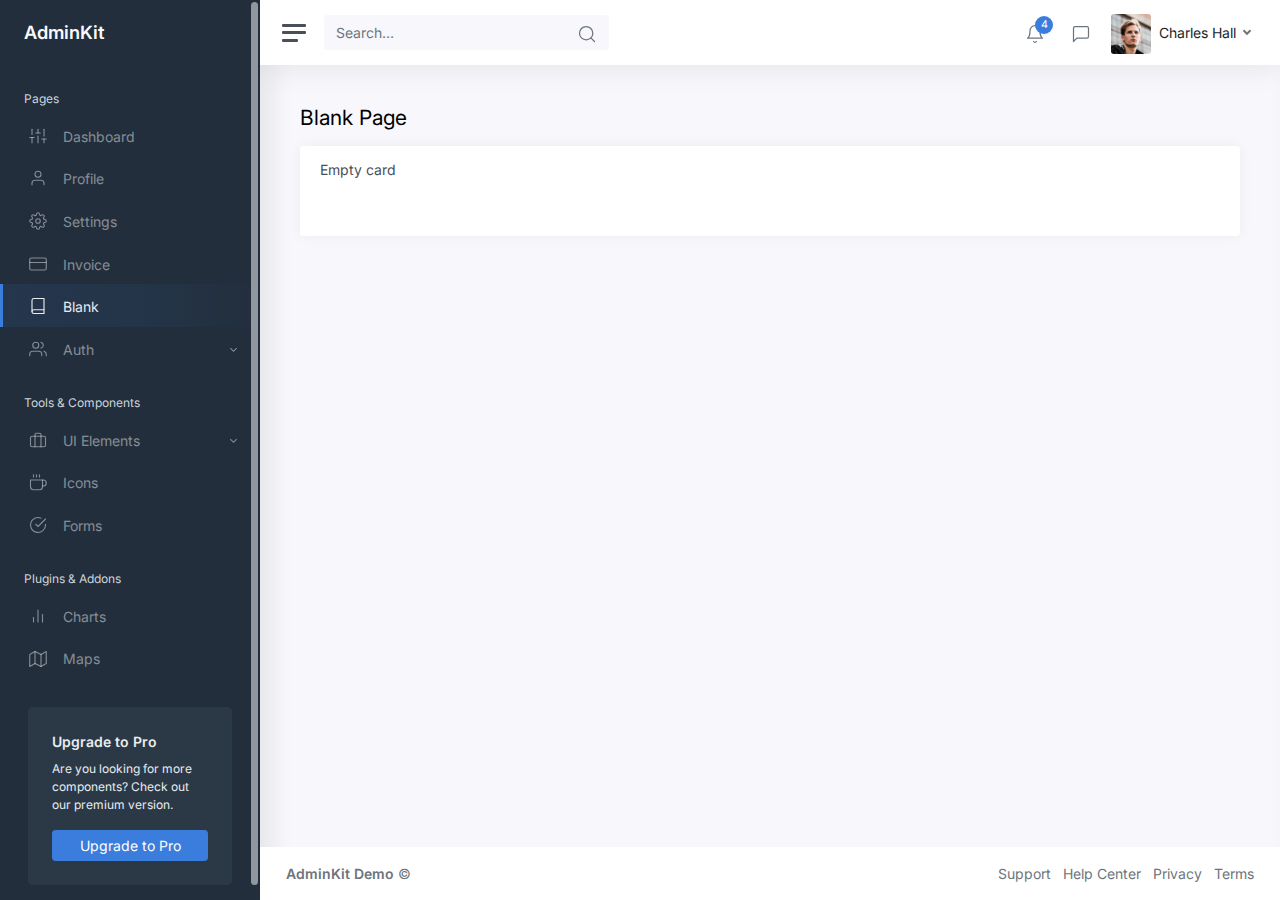
<file: Ecom/Ecomm Demo/static/pages-blank.html>
<!DOCTYPE html>
<html lang="en">

<head>
	<meta charset="utf-8">
	<meta http-equiv="X-UA-Compatible" content="IE=edge">
	<meta name="viewport" content="width=device-width, initial-scale=1, shrink-to-fit=no">
	<meta name="description" content="Responsive Admin &amp; Dashboard Template based on Bootstrap 5">
	<meta name="author" content="AdminKit">
	<meta name="keywords" content="adminkit, bootstrap, bootstrap 5, admin, dashboard, template, responsive, css, sass, html, theme, front-end, ui kit, web">

	<link rel="preconnect" href="https://fonts.gstatic.com">
	<link rel="shortcut icon" href="img/icons/icon-48x48.png" />

	<title>Blank Page | AdminKit Demo</title>

	<link href="css/app.css" rel="stylesheet">
	<link href="https://fonts.googleapis.com/css2?family=Inter:wght@300;400;600&display=swap" rel="stylesheet">
</head>

<body>
	<div class="wrapper">
		<nav id="sidebar" class="sidebar">
			<div class="sidebar-content js-simplebar">
				<a class="sidebar-brand" href="index.html">
          <span class="align-middle">AdminKit</span>
        </a>

				<ul class="sidebar-nav">
					<li class="sidebar-header">
						Pages
					</li>

					<li class="sidebar-item">
						<a class="sidebar-link" href="index.html">
              <i class="align-middle" data-feather="sliders"></i> <span class="align-middle">Dashboard</span>
            </a>
					</li>

					<li class="sidebar-item">
						<a class="sidebar-link" href="pages-profile.html">
              <i class="align-middle" data-feather="user"></i> <span class="align-middle">Profile</span>
            </a>
					</li>

					<li class="sidebar-item">
						<a class="sidebar-link" href="pages-settings.html">
              <i class="align-middle" data-feather="settings"></i> <span class="align-middle">Settings</span>
            </a>
					</li>

					<li class="sidebar-item">
						<a class="sidebar-link" href="pages-invoice.html">
              <i class="align-middle" data-feather="credit-card"></i> <span class="align-middle">Invoice</span>
            </a>
					</li>

					<li class="sidebar-item active">
						<a class="sidebar-link" href="pages-blank.html">
              <i class="align-middle" data-feather="book"></i> <span class="align-middle">Blank</span>
            </a>
					</li>

					<li class="sidebar-item">
						<a href="#auth" data-bs-toggle="collapse" class="sidebar-link collapsed">
              <i class="align-middle" data-feather="users"></i> <span class="align-middle">Auth</span>
            </a>
						<ul id="auth" class="sidebar-dropdown list-unstyled collapse " data-bs-parent="#sidebar">
							<li class="sidebar-item"><a class="sidebar-link" href="pages-sign-in.html">Sign In</a></li>
							<li class="sidebar-item"><a class="sidebar-link" href="pages-sign-up.html">Sign Up</a></li>
						</ul>
					</li>

					<li class="sidebar-header">
						Tools & Components
					</li>
					<li class="sidebar-item">
						<a data-bs-target="#ui" data-bs-toggle="collapse" class="sidebar-link collapsed">
              <i class="align-middle" data-feather="briefcase"></i> <span class="align-middle">UI Elements</span>
            </a>
						<ul id="ui" class="sidebar-dropdown list-unstyled collapse " data-bs-parent="#sidebar">
							<li class="sidebar-item"><a class="sidebar-link" href="ui-alerts.html">Alerts</a></li>
							<li class="sidebar-item"><a class="sidebar-link" href="ui-buttons.html">Buttons</a></li>
							<li class="sidebar-item"><a class="sidebar-link" href="ui-cards.html">Cards</a></li>
							<li class="sidebar-item"><a class="sidebar-link" href="ui-general.html">General</a></li>
							<li class="sidebar-item"><a class="sidebar-link" href="ui-grid.html">Grid</a></li>
							<li class="sidebar-item"><a class="sidebar-link" href="ui-typography.html">Typography</a></li>
						</ul>
					</li>

					<li class="sidebar-item">
						<a class="sidebar-link" href="icons-feather.html">
              <i class="align-middle" data-feather="coffee"></i> <span class="align-middle">Icons</span>
            </a>
					</li>

					<li class="sidebar-item">
						<a class="sidebar-link" href="forms-basic-inputs.html">
              <i class="align-middle" data-feather="check-circle"></i> <span class="align-middle">Forms</span>
            </a>
					</li>

					<li class="sidebar-header">
						Plugins & Addons
					</li>

					<li class="sidebar-item">
						<a class="sidebar-link" href="charts-chartjs.html">
              <i class="align-middle" data-feather="bar-chart-2"></i> <span class="align-middle">Charts</span>
            </a>
					</li>

					<li class="sidebar-item">
						<a class="sidebar-link" href="maps-google.html">
              <i class="align-middle" data-feather="map"></i> <span class="align-middle">Maps</span>
            </a>
					</li>
				</ul>

				<div class="sidebar-cta">
					<div class="sidebar-cta-content">
						<strong class="d-inline-block mb-2">Upgrade to Pro</strong>
						<div class="mb-3 text-sm">
							Are you looking for more components? Check out our premium version.
						</div>
						<div class="d-grid">
							<a href="https://adminkit.io/pricing" target="_blank" class="btn btn-primary">Upgrade to Pro</a>
						</div>
					</div>
				</div>
			</div>
		</nav>

		<div class="main">
			<nav class="navbar navbar-expand navbar-light navbar-bg">
				<a class="sidebar-toggle d-flex">
          <i class="hamburger align-self-center"></i>
        </a>

				<form class="d-none d-sm-inline-block">
					<div class="input-group input-group-navbar">
						<input type="text" class="form-control" placeholder="Search…" aria-label="Search">
						<button class="btn" type="button">
              <i class="align-middle" data-feather="search"></i>
            </button>
					</div>
				</form>

				<div class="navbar-collapse collapse">
					<ul class="navbar-nav navbar-align">
						<li class="nav-item dropdown">
							<a class="nav-icon dropdown-toggle" href="#" id="alertsDropdown" data-bs-toggle="dropdown">
								<div class="position-relative">
									<i class="align-middle" data-feather="bell"></i>
									<span class="indicator">4</span>
								</div>
							</a>
							<div class="dropdown-menu dropdown-menu-lg dropdown-menu-end py-0" aria-labelledby="alertsDropdown">
								<div class="dropdown-menu-header">
									4 New Notifications
								</div>
								<div class="list-group">
									<a href="#" class="list-group-item">
										<div class="row g-0 align-items-center">
											<div class="col-2">
												<i class="text-danger" data-feather="alert-circle"></i>
											</div>
											<div class="col-10">
												<div class="text-dark">Update completed</div>
												<div class="text-muted small mt-1">Restart server 12 to complete the update.</div>
												<div class="text-muted small mt-1">30m ago</div>
											</div>
										</div>
									</a>
									<a href="#" class="list-group-item">
										<div class="row g-0 align-items-center">
											<div class="col-2">
												<i class="text-warning" data-feather="bell"></i>
											</div>
											<div class="col-10">
												<div class="text-dark">Lorem ipsum</div>
												<div class="text-muted small mt-1">Aliquam ex eros, imperdiet vulputate hendrerit et.</div>
												<div class="text-muted small mt-1">2h ago</div>
											</div>
										</div>
									</a>
									<a href="#" class="list-group-item">
										<div class="row g-0 align-items-center">
											<div class="col-2">
												<i class="text-primary" data-feather="home"></i>
											</div>
											<div class="col-10">
												<div class="text-dark">Login from 192.186.1.8</div>
												<div class="text-muted small mt-1">5h ago</div>
											</div>
										</div>
									</a>
									<a href="#" class="list-group-item">
										<div class="row g-0 align-items-center">
											<div class="col-2">
												<i class="text-success" data-feather="user-plus"></i>
											</div>
											<div class="col-10">
												<div class="text-dark">New connection</div>
												<div class="text-muted small mt-1">Christina accepted your request.</div>
												<div class="text-muted small mt-1">14h ago</div>
											</div>
										</div>
									</a>
								</div>
								<div class="dropdown-menu-footer">
									<a href="#" class="text-muted">Show all notifications</a>
								</div>
							</div>
						</li>
						<li class="nav-item dropdown">
							<a class="nav-icon dropdown-toggle" href="#" id="messagesDropdown" data-bs-toggle="dropdown">
								<div class="position-relative">
									<i class="align-middle" data-feather="message-square"></i>
								</div>
							</a>
							<div class="dropdown-menu dropdown-menu-lg dropdown-menu-end py-0" aria-labelledby="messagesDropdown">
								<div class="dropdown-menu-header">
									<div class="position-relative">
										4 New Messages
									</div>
								</div>
								<div class="list-group">
									<a href="#" class="list-group-item">
										<div class="row g-0 align-items-center">
											<div class="col-2">
												<img src="img/avatars/avatar-5.jpg" class="avatar img-fluid rounded-circle" alt="Vanessa Tucker">
											</div>
											<div class="col-10 ps-2">
												<div class="text-dark">Vanessa Tucker</div>
												<div class="text-muted small mt-1">Nam pretium turpis et arcu. Duis arcu tortor.</div>
												<div class="text-muted small mt-1">15m ago</div>
											</div>
										</div>
									</a>
									<a href="#" class="list-group-item">
										<div class="row g-0 align-items-center">
											<div class="col-2">
												<img src="img/avatars/avatar-2.jpg" class="avatar img-fluid rounded-circle" alt="William Harris">
											</div>
											<div class="col-10 ps-2">
												<div class="text-dark">William Harris</div>
												<div class="text-muted small mt-1">Curabitur ligula sapien euismod vitae.</div>
												<div class="text-muted small mt-1">2h ago</div>
											</div>
										</div>
									</a>
									<a href="#" class="list-group-item">
										<div class="row g-0 align-items-center">
											<div class="col-2">
												<img src="img/avatars/avatar-4.jpg" class="avatar img-fluid rounded-circle" alt="Christina Mason">
											</div>
											<div class="col-10 ps-2">
												<div class="text-dark">Christina Mason</div>
												<div class="text-muted small mt-1">Pellentesque auctor neque nec urna.</div>
												<div class="text-muted small mt-1">4h ago</div>
											</div>
										</div>
									</a>
									<a href="#" class="list-group-item">
										<div class="row g-0 align-items-center">
											<div class="col-2">
												<img src="img/avatars/avatar-3.jpg" class="avatar img-fluid rounded-circle" alt="Sharon Lessman">
											</div>
											<div class="col-10 ps-2">
												<div class="text-dark">Sharon Lessman</div>
												<div class="text-muted small mt-1">Aenean tellus metus, bibendum sed, posuere ac, mattis non.</div>
												<div class="text-muted small mt-1">5h ago</div>
											</div>
										</div>
									</a>
								</div>
								<div class="dropdown-menu-footer">
									<a href="#" class="text-muted">Show all messages</a>
								</div>
							</div>
						</li>
						<li class="nav-item dropdown">
							<a class="nav-icon dropdown-toggle d-inline-block d-sm-none" href="#" data-bs-toggle="dropdown">
                <i class="align-middle" data-feather="settings"></i>
              </a>

							<a class="nav-link dropdown-toggle d-none d-sm-inline-block" href="#" data-bs-toggle="dropdown">
                <img src="img/avatars/avatar.jpg" class="avatar img-fluid rounded me-1" alt="Charles Hall" /> <span class="text-dark">Charles Hall</span>
              </a>
							<div class="dropdown-menu dropdown-menu-end">
								<a class="dropdown-item" href="pages-profile.html"><i class="align-middle me-1" data-feather="user"></i> Profile</a>
								<a class="dropdown-item" href="#"><i class="align-middle me-1" data-feather="pie-chart"></i> Analytics</a>
								<div class="dropdown-divider"></div>
								<a class="dropdown-item" href="pages-settings.html"><i class="align-middle me-1" data-feather="settings"></i> Settings & Privacy</a>
								<a class="dropdown-item" href="#"><i class="align-middle me-1" data-feather="help-circle"></i> Help Center</a>
								<div class="dropdown-divider"></div>
								<a class="dropdown-item" href="#">Log out</a>
							</div>
						</li>
					</ul>
				</div>
			</nav>

			<main class="content">
				<div class="container-fluid p-0">

					<h1 class="h3 mb-3">Blank Page</h1>

					<div class="row">
						<div class="col-12">
							<div class="card">
								<div class="card-header">
									<h5 class="card-title mb-0">Empty card</h5>
								</div>
								<div class="card-body">
								</div>
							</div>
						</div>
					</div>

				</div>
			</main>

			<footer class="footer">
				<div class="container-fluid">
					<div class="row text-muted">
						<div class="col-6 text-start">
							<p class="mb-0">
								<a href="index.html" class="text-muted"><strong>AdminKit Demo</strong></a> &copy;
							</p>
						</div>
						<div class="col-6 text-end">
							<ul class="list-inline">
								<li class="list-inline-item">
									<a class="text-muted" href="#">Support</a>
								</li>
								<li class="list-inline-item">
									<a class="text-muted" href="#">Help Center</a>
								</li>
								<li class="list-inline-item">
									<a class="text-muted" href="#">Privacy</a>
								</li>
								<li class="list-inline-item">
									<a class="text-muted" href="#">Terms</a>
								</li>
							</ul>
						</div>
					</div>
				</div>
			</footer>
		</div>
	</div>

	<script src="js/app.js"></script>

</body>

</html>
</file>
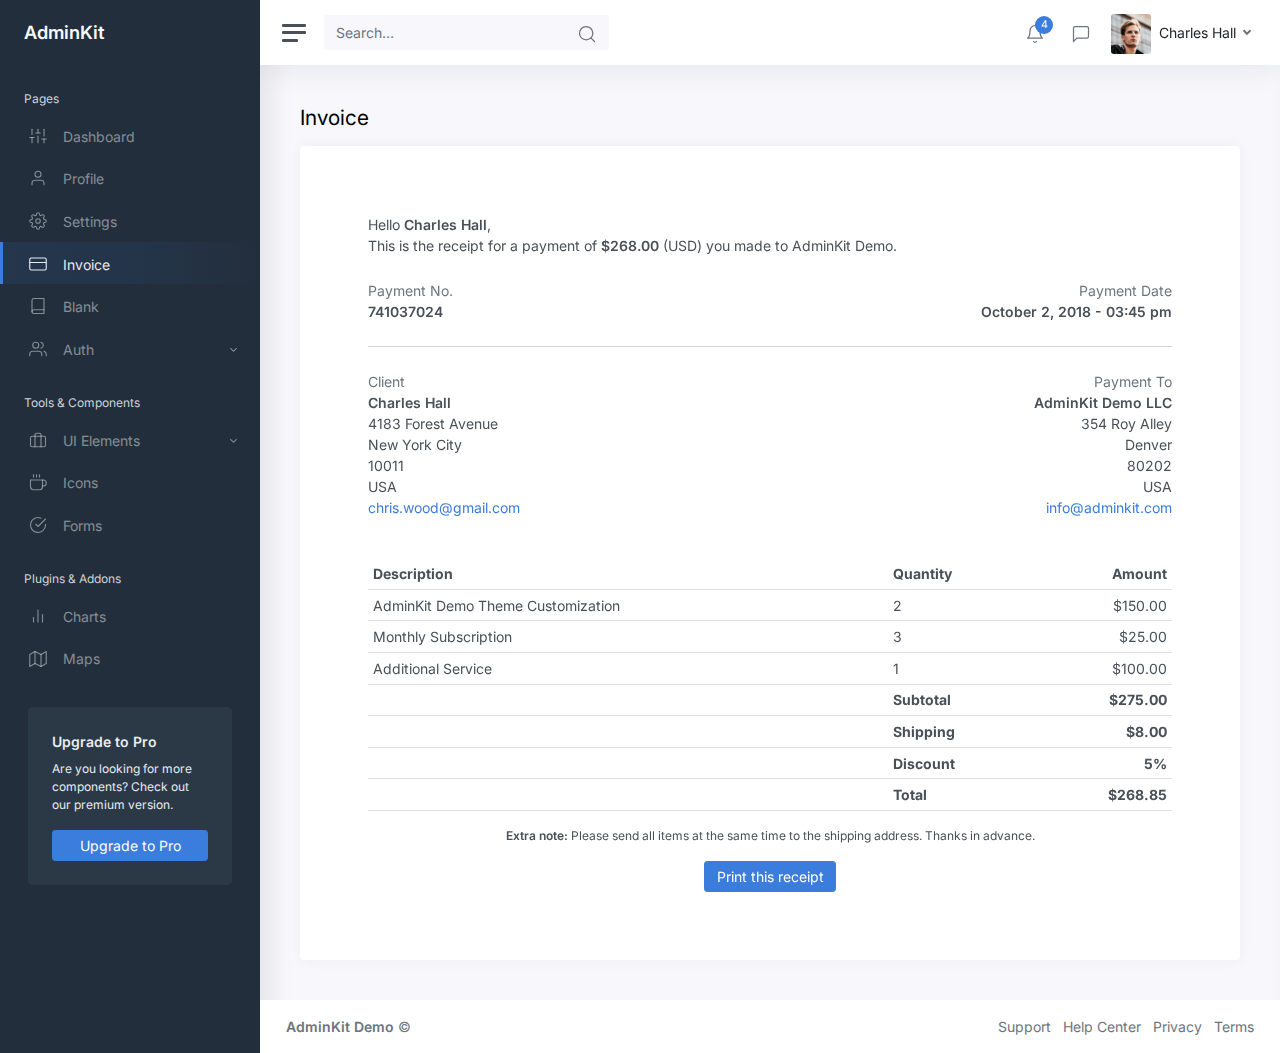
<file: Ecom/Ecomm Demo/static/pages-invoice.html>
<!DOCTYPE html>
<html lang="en">

<head>
	<meta charset="utf-8">
	<meta http-equiv="X-UA-Compatible" content="IE=edge">
	<meta name="viewport" content="width=device-width, initial-scale=1, shrink-to-fit=no">
	<meta name="description" content="Responsive Admin &amp; Dashboard Template based on Bootstrap 5">
	<meta name="author" content="AdminKit">
	<meta name="keywords" content="adminkit, bootstrap, bootstrap 5, admin, dashboard, template, responsive, css, sass, html, theme, front-end, ui kit, web">

	<link rel="preconnect" href="https://fonts.gstatic.com">
	<link rel="shortcut icon" href="img/icons/icon-48x48.png" />

	<title>Invoice | AdminKit Demo</title>

	<link href="css/app.css" rel="stylesheet">
	<link href="https://fonts.googleapis.com/css2?family=Inter:wght@300;400;600&display=swap" rel="stylesheet">
</head>

<body>
	<div class="wrapper">
		<nav id="sidebar" class="sidebar">
			<div class="sidebar-content js-simplebar">
				<a class="sidebar-brand" href="index.html">
          <span class="align-middle">AdminKit</span>
        </a>

				<ul class="sidebar-nav">
					<li class="sidebar-header">
						Pages
					</li>

					<li class="sidebar-item">
						<a class="sidebar-link" href="index.html">
              <i class="align-middle" data-feather="sliders"></i> <span class="align-middle">Dashboard</span>
            </a>
					</li>

					<li class="sidebar-item">
						<a class="sidebar-link" href="pages-profile.html">
              <i class="align-middle" data-feather="user"></i> <span class="align-middle">Profile</span>
            </a>
					</li>

					<li class="sidebar-item">
						<a class="sidebar-link" href="pages-settings.html">
              <i class="align-middle" data-feather="settings"></i> <span class="align-middle">Settings</span>
            </a>
					</li>

					<li class="sidebar-item active">
						<a class="sidebar-link" href="pages-invoice.html">
              <i class="align-middle" data-feather="credit-card"></i> <span class="align-middle">Invoice</span>
            </a>
					</li>

					<li class="sidebar-item">
						<a class="sidebar-link" href="pages-blank.html">
              <i class="align-middle" data-feather="book"></i> <span class="align-middle">Blank</span>
            </a>
					</li>

					<li class="sidebar-item">
						<a href="#auth" data-bs-toggle="collapse" class="sidebar-link collapsed">
              <i class="align-middle" data-feather="users"></i> <span class="align-middle">Auth</span>
            </a>
						<ul id="auth" class="sidebar-dropdown list-unstyled collapse " data-bs-parent="#sidebar">
							<li class="sidebar-item"><a class="sidebar-link" href="pages-sign-in.html">Sign In</a></li>
							<li class="sidebar-item"><a class="sidebar-link" href="pages-sign-up.html">Sign Up</a></li>
						</ul>
					</li>

					<li class="sidebar-header">
						Tools & Components
					</li>
					<li class="sidebar-item">
						<a data-bs-target="#ui" data-bs-toggle="collapse" class="sidebar-link collapsed">
              <i class="align-middle" data-feather="briefcase"></i> <span class="align-middle">UI Elements</span>
            </a>
						<ul id="ui" class="sidebar-dropdown list-unstyled collapse " data-bs-parent="#sidebar">
							<li class="sidebar-item"><a class="sidebar-link" href="ui-alerts.html">Alerts</a></li>
							<li class="sidebar-item"><a class="sidebar-link" href="ui-buttons.html">Buttons</a></li>
							<li class="sidebar-item"><a class="sidebar-link" href="ui-cards.html">Cards</a></li>
							<li class="sidebar-item"><a class="sidebar-link" href="ui-general.html">General</a></li>
							<li class="sidebar-item"><a class="sidebar-link" href="ui-grid.html">Grid</a></li>
							<li class="sidebar-item"><a class="sidebar-link" href="ui-typography.html">Typography</a></li>
						</ul>
					</li>

					<li class="sidebar-item">
						<a class="sidebar-link" href="icons-feather.html">
              <i class="align-middle" data-feather="coffee"></i> <span class="align-middle">Icons</span>
            </a>
					</li>

					<li class="sidebar-item">
						<a class="sidebar-link" href="forms-basic-inputs.html">
              <i class="align-middle" data-feather="check-circle"></i> <span class="align-middle">Forms</span>
            </a>
					</li>

					<li class="sidebar-header">
						Plugins & Addons
					</li>

					<li class="sidebar-item">
						<a class="sidebar-link" href="charts-chartjs.html">
              <i class="align-middle" data-feather="bar-chart-2"></i> <span class="align-middle">Charts</span>
            </a>
					</li>

					<li class="sidebar-item">
						<a class="sidebar-link" href="maps-google.html">
              <i class="align-middle" data-feather="map"></i> <span class="align-middle">Maps</span>
            </a>
					</li>
				</ul>

				<div class="sidebar-cta">
					<div class="sidebar-cta-content">
						<strong class="d-inline-block mb-2">Upgrade to Pro</strong>
						<div class="mb-3 text-sm">
							Are you looking for more components? Check out our premium version.
						</div>
						<div class="d-grid">
							<a href="https://adminkit.io/pricing" target="_blank" class="btn btn-primary">Upgrade to Pro</a>
						</div>
					</div>
				</div>
			</div>
		</nav>

		<div class="main">
			<nav class="navbar navbar-expand navbar-light navbar-bg">
				<a class="sidebar-toggle d-flex">
          <i class="hamburger align-self-center"></i>
        </a>

				<form class="d-none d-sm-inline-block">
					<div class="input-group input-group-navbar">
						<input type="text" class="form-control" placeholder="Search…" aria-label="Search">
						<button class="btn" type="button">
              <i class="align-middle" data-feather="search"></i>
            </button>
					</div>
				</form>

				<div class="navbar-collapse collapse">
					<ul class="navbar-nav navbar-align">
						<li class="nav-item dropdown">
							<a class="nav-icon dropdown-toggle" href="#" id="alertsDropdown" data-bs-toggle="dropdown">
								<div class="position-relative">
									<i class="align-middle" data-feather="bell"></i>
									<span class="indicator">4</span>
								</div>
							</a>
							<div class="dropdown-menu dropdown-menu-lg dropdown-menu-end py-0" aria-labelledby="alertsDropdown">
								<div class="dropdown-menu-header">
									4 New Notifications
								</div>
								<div class="list-group">
									<a href="#" class="list-group-item">
										<div class="row g-0 align-items-center">
											<div class="col-2">
												<i class="text-danger" data-feather="alert-circle"></i>
											</div>
											<div class="col-10">
												<div class="text-dark">Update completed</div>
												<div class="text-muted small mt-1">Restart server 12 to complete the update.</div>
												<div class="text-muted small mt-1">30m ago</div>
											</div>
										</div>
									</a>
									<a href="#" class="list-group-item">
										<div class="row g-0 align-items-center">
											<div class="col-2">
												<i class="text-warning" data-feather="bell"></i>
											</div>
											<div class="col-10">
												<div class="text-dark">Lorem ipsum</div>
												<div class="text-muted small mt-1">Aliquam ex eros, imperdiet vulputate hendrerit et.</div>
												<div class="text-muted small mt-1">2h ago</div>
											</div>
										</div>
									</a>
									<a href="#" class="list-group-item">
										<div class="row g-0 align-items-center">
											<div class="col-2">
												<i class="text-primary" data-feather="home"></i>
											</div>
											<div class="col-10">
												<div class="text-dark">Login from 192.186.1.8</div>
												<div class="text-muted small mt-1">5h ago</div>
											</div>
										</div>
									</a>
									<a href="#" class="list-group-item">
										<div class="row g-0 align-items-center">
											<div class="col-2">
												<i class="text-success" data-feather="user-plus"></i>
											</div>
											<div class="col-10">
												<div class="text-dark">New connection</div>
												<div class="text-muted small mt-1">Christina accepted your request.</div>
												<div class="text-muted small mt-1">14h ago</div>
											</div>
										</div>
									</a>
								</div>
								<div class="dropdown-menu-footer">
									<a href="#" class="text-muted">Show all notifications</a>
								</div>
							</div>
						</li>
						<li class="nav-item dropdown">
							<a class="nav-icon dropdown-toggle" href="#" id="messagesDropdown" data-bs-toggle="dropdown">
								<div class="position-relative">
									<i class="align-middle" data-feather="message-square"></i>
								</div>
							</a>
							<div class="dropdown-menu dropdown-menu-lg dropdown-menu-end py-0" aria-labelledby="messagesDropdown">
								<div class="dropdown-menu-header">
									<div class="position-relative">
										4 New Messages
									</div>
								</div>
								<div class="list-group">
									<a href="#" class="list-group-item">
										<div class="row g-0 align-items-center">
											<div class="col-2">
												<img src="img/avatars/avatar-5.jpg" class="avatar img-fluid rounded-circle" alt="Vanessa Tucker">
											</div>
											<div class="col-10 ps-2">
												<div class="text-dark">Vanessa Tucker</div>
												<div class="text-muted small mt-1">Nam pretium turpis et arcu. Duis arcu tortor.</div>
												<div class="text-muted small mt-1">15m ago</div>
											</div>
										</div>
									</a>
									<a href="#" class="list-group-item">
										<div class="row g-0 align-items-center">
											<div class="col-2">
												<img src="img/avatars/avatar-2.jpg" class="avatar img-fluid rounded-circle" alt="William Harris">
											</div>
											<div class="col-10 ps-2">
												<div class="text-dark">William Harris</div>
												<div class="text-muted small mt-1">Curabitur ligula sapien euismod vitae.</div>
												<div class="text-muted small mt-1">2h ago</div>
											</div>
										</div>
									</a>
									<a href="#" class="list-group-item">
										<div class="row g-0 align-items-center">
											<div class="col-2">
												<img src="img/avatars/avatar-4.jpg" class="avatar img-fluid rounded-circle" alt="Christina Mason">
											</div>
											<div class="col-10 ps-2">
												<div class="text-dark">Christina Mason</div>
												<div class="text-muted small mt-1">Pellentesque auctor neque nec urna.</div>
												<div class="text-muted small mt-1">4h ago</div>
											</div>
										</div>
									</a>
									<a href="#" class="list-group-item">
										<div class="row g-0 align-items-center">
											<div class="col-2">
												<img src="img/avatars/avatar-3.jpg" class="avatar img-fluid rounded-circle" alt="Sharon Lessman">
											</div>
											<div class="col-10 ps-2">
												<div class="text-dark">Sharon Lessman</div>
												<div class="text-muted small mt-1">Aenean tellus metus, bibendum sed, posuere ac, mattis non.</div>
												<div class="text-muted small mt-1">5h ago</div>
											</div>
										</div>
									</a>
								</div>
								<div class="dropdown-menu-footer">
									<a href="#" class="text-muted">Show all messages</a>
								</div>
							</div>
						</li>
						<li class="nav-item dropdown">
							<a class="nav-icon dropdown-toggle d-inline-block d-sm-none" href="#" data-bs-toggle="dropdown">
                <i class="align-middle" data-feather="settings"></i>
              </a>

							<a class="nav-link dropdown-toggle d-none d-sm-inline-block" href="#" data-bs-toggle="dropdown">
                <img src="img/avatars/avatar.jpg" class="avatar img-fluid rounded me-1" alt="Charles Hall" /> <span class="text-dark">Charles Hall</span>
              </a>
							<div class="dropdown-menu dropdown-menu-end">
								<a class="dropdown-item" href="pages-profile.html"><i class="align-middle me-1" data-feather="user"></i> Profile</a>
								<a class="dropdown-item" href="#"><i class="align-middle me-1" data-feather="pie-chart"></i> Analytics</a>
								<div class="dropdown-divider"></div>
								<a class="dropdown-item" href="pages-settings.html"><i class="align-middle me-1" data-feather="settings"></i> Settings & Privacy</a>
								<a class="dropdown-item" href="#"><i class="align-middle me-1" data-feather="help-circle"></i> Help Center</a>
								<div class="dropdown-divider"></div>
								<a class="dropdown-item" href="#">Log out</a>
							</div>
						</li>
					</ul>
				</div>
			</nav>

			<main class="content">
				<div class="container-fluid p-0">

					<h1 class="h3 mb-3">Invoice</h1>

					<div class="row">
						<div class="col-12">
							<div class="card">
								<div class="card-body m-sm-3 m-md-5">
									<div class="mb-4">
										Hello <strong>Charles Hall</strong>,
										<br /> This is the receipt for a payment of <strong>$268.00</strong> (USD) you made to AdminKit Demo.
									</div>

									<div class="row">
										<div class="col-md-6">
											<div class="text-muted">Payment No.</div>
											<strong>741037024</strong>
										</div>
										<div class="col-md-6 text-md-end">
											<div class="text-muted">Payment Date</div>
											<strong>October 2, 2018 - 03:45 pm</strong>
										</div>
									</div>

									<hr class="my-4" />

									<div class="row mb-4">
										<div class="col-md-6">
											<div class="text-muted">Client</div>
											<strong>
              Charles Hall
            </strong>
											<p>
												4183 Forest Avenue <br> New York City <br> 10011 <br> USA <br>
												<a href="#">
                chris.wood@gmail.com
              </a>
											</p>
										</div>
										<div class="col-md-6 text-md-end">
											<div class="text-muted">Payment To</div>
											<strong>
              AdminKit Demo LLC
            </strong>
											<p>
												354 Roy Alley <br> Denver <br> 80202 <br> USA <br>
												<a href="#">
                info@adminkit.com
              </a>
											</p>
										</div>
									</div>

									<table class="table table-sm">
										<thead>
											<tr>
												<th>Description</th>
												<th>Quantity</th>
												<th class="text-end">Amount</th>
											</tr>
										</thead>
										<tbody>
											<tr>
												<td>AdminKit Demo Theme Customization</td>
												<td>2</td>
												<td class="text-end">$150.00</td>
											</tr>
											<tr>
												<td>Monthly Subscription </td>
												<td>3</td>
												<td class="text-end">$25.00</td>
											</tr>
											<tr>
												<td>Additional Service</td>
												<td>1</td>
												<td class="text-end">$100.00</td>
											</tr>
											<tr>
												<th>&nbsp;</th>
												<th>Subtotal </th>
												<th class="text-end">$275.00</th>
											</tr>
											<tr>
												<th>&nbsp;</th>
												<th>Shipping </th>
												<th class="text-end">$8.00</th>
											</tr>
											<tr>
												<th>&nbsp;</th>
												<th>Discount </th>
												<th class="text-end">5%</th>
											</tr>
											<tr>
												<th>&nbsp;</th>
												<th>Total </th>
												<th class="text-end">$268.85</th>
											</tr>
										</tbody>
									</table>

									<div class="text-center">
										<p class="text-sm">
											<strong>Extra note:</strong> Please send all items at the same time to the shipping address. Thanks in advance.
										</p>

										<a href="#" class="btn btn-primary">
            Print this receipt
          </a>
									</div>
								</div>
							</div>
						</div>
					</div>

				</div>
			</main>

			<footer class="footer">
				<div class="container-fluid">
					<div class="row text-muted">
						<div class="col-6 text-start">
							<p class="mb-0">
								<a href="index.html" class="text-muted"><strong>AdminKit Demo</strong></a> &copy;
							</p>
						</div>
						<div class="col-6 text-end">
							<ul class="list-inline">
								<li class="list-inline-item">
									<a class="text-muted" href="#">Support</a>
								</li>
								<li class="list-inline-item">
									<a class="text-muted" href="#">Help Center</a>
								</li>
								<li class="list-inline-item">
									<a class="text-muted" href="#">Privacy</a>
								</li>
								<li class="list-inline-item">
									<a class="text-muted" href="#">Terms</a>
								</li>
							</ul>
						</div>
					</div>
				</div>
			</footer>
		</div>
	</div>

	<script src="js/app.js"></script>

</body>

</html>
</file>
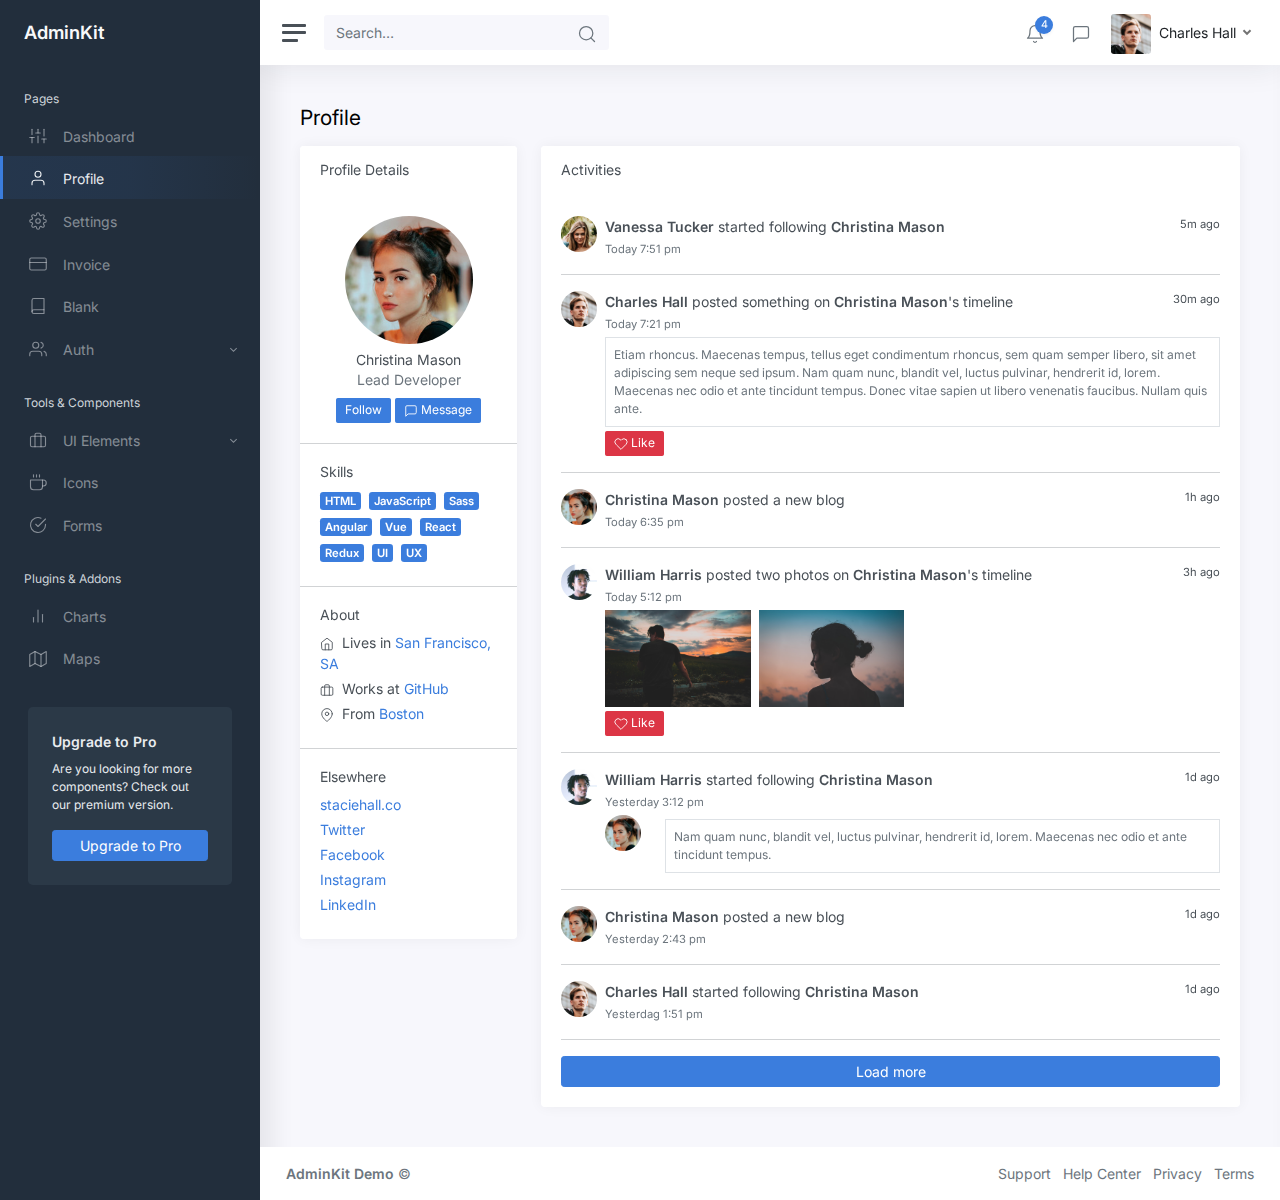
<file: Ecom/Ecomm Demo/static/pages-profile.html>
<!DOCTYPE html>
<html lang="en">

<head>
	<meta charset="utf-8">
	<meta http-equiv="X-UA-Compatible" content="IE=edge">
	<meta name="viewport" content="width=device-width, initial-scale=1, shrink-to-fit=no">
	<meta name="description" content="Responsive Admin &amp; Dashboard Template based on Bootstrap 5">
	<meta name="author" content="AdminKit">
	<meta name="keywords" content="adminkit, bootstrap, bootstrap 5, admin, dashboard, template, responsive, css, sass, html, theme, front-end, ui kit, web">

	<link rel="preconnect" href="https://fonts.gstatic.com">
	<link rel="shortcut icon" href="img/icons/icon-48x48.png" />

	<title>Profile | AdminKit Demo</title>

	<link href="css/app.css" rel="stylesheet">
	<link href="https://fonts.googleapis.com/css2?family=Inter:wght@300;400;600&display=swap" rel="stylesheet">
</head>

<body>
	<div class="wrapper">
		<nav id="sidebar" class="sidebar">
			<div class="sidebar-content js-simplebar">
				<a class="sidebar-brand" href="index.html">
          <span class="align-middle">AdminKit</span>
        </a>

				<ul class="sidebar-nav">
					<li class="sidebar-header">
						Pages
					</li>

					<li class="sidebar-item">
						<a class="sidebar-link" href="index.html">
              <i class="align-middle" data-feather="sliders"></i> <span class="align-middle">Dashboard</span>
            </a>
					</li>

					<li class="sidebar-item active">
						<a class="sidebar-link" href="pages-profile.html">
              <i class="align-middle" data-feather="user"></i> <span class="align-middle">Profile</span>
            </a>
					</li>

					<li class="sidebar-item">
						<a class="sidebar-link" href="pages-settings.html">
              <i class="align-middle" data-feather="settings"></i> <span class="align-middle">Settings</span>
            </a>
					</li>

					<li class="sidebar-item">
						<a class="sidebar-link" href="pages-invoice.html">
              <i class="align-middle" data-feather="credit-card"></i> <span class="align-middle">Invoice</span>
            </a>
					</li>

					<li class="sidebar-item">
						<a class="sidebar-link" href="pages-blank.html">
              <i class="align-middle" data-feather="book"></i> <span class="align-middle">Blank</span>
            </a>
					</li>

					<li class="sidebar-item">
						<a href="#auth" data-bs-toggle="collapse" class="sidebar-link collapsed">
              <i class="align-middle" data-feather="users"></i> <span class="align-middle">Auth</span>
            </a>
						<ul id="auth" class="sidebar-dropdown list-unstyled collapse " data-bs-parent="#sidebar">
							<li class="sidebar-item"><a class="sidebar-link" href="pages-sign-in.html">Sign In</a></li>
							<li class="sidebar-item"><a class="sidebar-link" href="pages-sign-up.html">Sign Up</a></li>
						</ul>
					</li>

					<li class="sidebar-header">
						Tools & Components
					</li>
					<li class="sidebar-item">
						<a data-bs-target="#ui" data-bs-toggle="collapse" class="sidebar-link collapsed">
              <i class="align-middle" data-feather="briefcase"></i> <span class="align-middle">UI Elements</span>
            </a>
						<ul id="ui" class="sidebar-dropdown list-unstyled collapse " data-bs-parent="#sidebar">
							<li class="sidebar-item"><a class="sidebar-link" href="ui-alerts.html">Alerts</a></li>
							<li class="sidebar-item"><a class="sidebar-link" href="ui-buttons.html">Buttons</a></li>
							<li class="sidebar-item"><a class="sidebar-link" href="ui-cards.html">Cards</a></li>
							<li class="sidebar-item"><a class="sidebar-link" href="ui-general.html">General</a></li>
							<li class="sidebar-item"><a class="sidebar-link" href="ui-grid.html">Grid</a></li>
							<li class="sidebar-item"><a class="sidebar-link" href="ui-typography.html">Typography</a></li>
						</ul>
					</li>

					<li class="sidebar-item">
						<a class="sidebar-link" href="icons-feather.html">
              <i class="align-middle" data-feather="coffee"></i> <span class="align-middle">Icons</span>
            </a>
					</li>

					<li class="sidebar-item">
						<a class="sidebar-link" href="forms-basic-inputs.html">
              <i class="align-middle" data-feather="check-circle"></i> <span class="align-middle">Forms</span>
            </a>
					</li>

					<li class="sidebar-header">
						Plugins & Addons
					</li>

					<li class="sidebar-item">
						<a class="sidebar-link" href="charts-chartjs.html">
              <i class="align-middle" data-feather="bar-chart-2"></i> <span class="align-middle">Charts</span>
            </a>
					</li>

					<li class="sidebar-item">
						<a class="sidebar-link" href="maps-google.html">
              <i class="align-middle" data-feather="map"></i> <span class="align-middle">Maps</span>
            </a>
					</li>
				</ul>

				<div class="sidebar-cta">
					<div class="sidebar-cta-content">
						<strong class="d-inline-block mb-2">Upgrade to Pro</strong>
						<div class="mb-3 text-sm">
							Are you looking for more components? Check out our premium version.
						</div>
						<div class="d-grid">
							<a href="https://adminkit.io/pricing" target="_blank" class="btn btn-primary">Upgrade to Pro</a>
						</div>
					</div>
				</div>
			</div>
		</nav>

		<div class="main">
			<nav class="navbar navbar-expand navbar-light navbar-bg">
				<a class="sidebar-toggle d-flex">
          <i class="hamburger align-self-center"></i>
        </a>

				<form class="d-none d-sm-inline-block">
					<div class="input-group input-group-navbar">
						<input type="text" class="form-control" placeholder="Search…" aria-label="Search">
						<button class="btn" type="button">
              <i class="align-middle" data-feather="search"></i>
            </button>
					</div>
				</form>

				<div class="navbar-collapse collapse">
					<ul class="navbar-nav navbar-align">
						<li class="nav-item dropdown">
							<a class="nav-icon dropdown-toggle" href="#" id="alertsDropdown" data-bs-toggle="dropdown">
								<div class="position-relative">
									<i class="align-middle" data-feather="bell"></i>
									<span class="indicator">4</span>
								</div>
							</a>
							<div class="dropdown-menu dropdown-menu-lg dropdown-menu-end py-0" aria-labelledby="alertsDropdown">
								<div class="dropdown-menu-header">
									4 New Notifications
								</div>
								<div class="list-group">
									<a href="#" class="list-group-item">
										<div class="row g-0 align-items-center">
											<div class="col-2">
												<i class="text-danger" data-feather="alert-circle"></i>
											</div>
											<div class="col-10">
												<div class="text-dark">Update completed</div>
												<div class="text-muted small mt-1">Restart server 12 to complete the update.</div>
												<div class="text-muted small mt-1">30m ago</div>
											</div>
										</div>
									</a>
									<a href="#" class="list-group-item">
										<div class="row g-0 align-items-center">
											<div class="col-2">
												<i class="text-warning" data-feather="bell"></i>
											</div>
											<div class="col-10">
												<div class="text-dark">Lorem ipsum</div>
												<div class="text-muted small mt-1">Aliquam ex eros, imperdiet vulputate hendrerit et.</div>
												<div class="text-muted small mt-1">2h ago</div>
											</div>
										</div>
									</a>
									<a href="#" class="list-group-item">
										<div class="row g-0 align-items-center">
											<div class="col-2">
												<i class="text-primary" data-feather="home"></i>
											</div>
											<div class="col-10">
												<div class="text-dark">Login from 192.186.1.8</div>
												<div class="text-muted small mt-1">5h ago</div>
											</div>
										</div>
									</a>
									<a href="#" class="list-group-item">
										<div class="row g-0 align-items-center">
											<div class="col-2">
												<i class="text-success" data-feather="user-plus"></i>
											</div>
											<div class="col-10">
												<div class="text-dark">New connection</div>
												<div class="text-muted small mt-1">Christina accepted your request.</div>
												<div class="text-muted small mt-1">14h ago</div>
											</div>
										</div>
									</a>
								</div>
								<div class="dropdown-menu-footer">
									<a href="#" class="text-muted">Show all notifications</a>
								</div>
							</div>
						</li>
						<li class="nav-item dropdown">
							<a class="nav-icon dropdown-toggle" href="#" id="messagesDropdown" data-bs-toggle="dropdown">
								<div class="position-relative">
									<i class="align-middle" data-feather="message-square"></i>
								</div>
							</a>
							<div class="dropdown-menu dropdown-menu-lg dropdown-menu-end py-0" aria-labelledby="messagesDropdown">
								<div class="dropdown-menu-header">
									<div class="position-relative">
										4 New Messages
									</div>
								</div>
								<div class="list-group">
									<a href="#" class="list-group-item">
										<div class="row g-0 align-items-center">
											<div class="col-2">
												<img src="img/avatars/avatar-5.jpg" class="avatar img-fluid rounded-circle" alt="Vanessa Tucker">
											</div>
											<div class="col-10 ps-2">
												<div class="text-dark">Vanessa Tucker</div>
												<div class="text-muted small mt-1">Nam pretium turpis et arcu. Duis arcu tortor.</div>
												<div class="text-muted small mt-1">15m ago</div>
											</div>
										</div>
									</a>
									<a href="#" class="list-group-item">
										<div class="row g-0 align-items-center">
											<div class="col-2">
												<img src="img/avatars/avatar-2.jpg" class="avatar img-fluid rounded-circle" alt="William Harris">
											</div>
											<div class="col-10 ps-2">
												<div class="text-dark">William Harris</div>
												<div class="text-muted small mt-1">Curabitur ligula sapien euismod vitae.</div>
												<div class="text-muted small mt-1">2h ago</div>
											</div>
										</div>
									</a>
									<a href="#" class="list-group-item">
										<div class="row g-0 align-items-center">
											<div class="col-2">
												<img src="img/avatars/avatar-4.jpg" class="avatar img-fluid rounded-circle" alt="Christina Mason">
											</div>
											<div class="col-10 ps-2">
												<div class="text-dark">Christina Mason</div>
												<div class="text-muted small mt-1">Pellentesque auctor neque nec urna.</div>
												<div class="text-muted small mt-1">4h ago</div>
											</div>
										</div>
									</a>
									<a href="#" class="list-group-item">
										<div class="row g-0 align-items-center">
											<div class="col-2">
												<img src="img/avatars/avatar-3.jpg" class="avatar img-fluid rounded-circle" alt="Sharon Lessman">
											</div>
											<div class="col-10 ps-2">
												<div class="text-dark">Sharon Lessman</div>
												<div class="text-muted small mt-1">Aenean tellus metus, bibendum sed, posuere ac, mattis non.</div>
												<div class="text-muted small mt-1">5h ago</div>
											</div>
										</div>
									</a>
								</div>
								<div class="dropdown-menu-footer">
									<a href="#" class="text-muted">Show all messages</a>
								</div>
							</div>
						</li>
						<li class="nav-item dropdown">
							<a class="nav-icon dropdown-toggle d-inline-block d-sm-none" href="#" data-bs-toggle="dropdown">
                <i class="align-middle" data-feather="settings"></i>
              </a>

							<a class="nav-link dropdown-toggle d-none d-sm-inline-block" href="#" data-bs-toggle="dropdown">
                <img src="img/avatars/avatar.jpg" class="avatar img-fluid rounded me-1" alt="Charles Hall" /> <span class="text-dark">Charles Hall</span>
              </a>
							<div class="dropdown-menu dropdown-menu-end">
								<a class="dropdown-item" href="pages-profile.html"><i class="align-middle me-1" data-feather="user"></i> Profile</a>
								<a class="dropdown-item" href="#"><i class="align-middle me-1" data-feather="pie-chart"></i> Analytics</a>
								<div class="dropdown-divider"></div>
								<a class="dropdown-item" href="pages-settings.html"><i class="align-middle me-1" data-feather="settings"></i> Settings & Privacy</a>
								<a class="dropdown-item" href="#"><i class="align-middle me-1" data-feather="help-circle"></i> Help Center</a>
								<div class="dropdown-divider"></div>
								<a class="dropdown-item" href="#">Log out</a>
							</div>
						</li>
					</ul>
				</div>
			</nav>

			<main class="content">
				<div class="container-fluid p-0">

					<h1 class="h3 mb-3">Profile</h1>

					<div class="row">
						<div class="col-md-4 col-xl-3">
							<div class="card mb-3">
								<div class="card-header">
									<h5 class="card-title mb-0">Profile Details</h5>
								</div>
								<div class="card-body text-center">
									<img src="img/avatars/avatar-4.jpg" alt="Christina Mason" class="img-fluid rounded-circle mb-2" width="128" height="128" />
									<h5 class="card-title mb-0">Christina Mason</h5>
									<div class="text-muted mb-2">Lead Developer</div>

									<div>
										<a class="btn btn-primary btn-sm" href="#">Follow</a>
										<a class="btn btn-primary btn-sm" href="#"><span data-feather="message-square"></span> Message</a>
									</div>
								</div>
								<hr class="my-0" />
								<div class="card-body">
									<h5 class="h6 card-title">Skills</h5>
									<a href="#" class="badge bg-primary me-1 my-1">HTML</a>
									<a href="#" class="badge bg-primary me-1 my-1">JavaScript</a>
									<a href="#" class="badge bg-primary me-1 my-1">Sass</a>
									<a href="#" class="badge bg-primary me-1 my-1">Angular</a>
									<a href="#" class="badge bg-primary me-1 my-1">Vue</a>
									<a href="#" class="badge bg-primary me-1 my-1">React</a>
									<a href="#" class="badge bg-primary me-1 my-1">Redux</a>
									<a href="#" class="badge bg-primary me-1 my-1">UI</a>
									<a href="#" class="badge bg-primary me-1 my-1">UX</a>
								</div>
								<hr class="my-0" />
								<div class="card-body">
									<h5 class="h6 card-title">About</h5>
									<ul class="list-unstyled mb-0">
										<li class="mb-1"><span data-feather="home" class="feather-sm me-1"></span> Lives in <a href="#">San Francisco, SA</a></li>

										<li class="mb-1"><span data-feather="briefcase" class="feather-sm me-1"></span> Works at <a href="#">GitHub</a></li>
										<li class="mb-1"><span data-feather="map-pin" class="feather-sm me-1"></span> From <a href="#">Boston</a></li>
									</ul>
								</div>
								<hr class="my-0" />
								<div class="card-body">
									<h5 class="h6 card-title">Elsewhere</h5>
									<ul class="list-unstyled mb-0">
										<li class="mb-1"><a href="#">staciehall.co</a></li>
										<li class="mb-1"><a href="#">Twitter</a></li>
										<li class="mb-1"><a href="#">Facebook</a></li>
										<li class="mb-1"><a href="#">Instagram</a></li>
										<li class="mb-1"><a href="#">LinkedIn</a></li>
									</ul>
								</div>
							</div>
						</div>

						<div class="col-md-8 col-xl-9">
							<div class="card">
								<div class="card-header">

									<h5 class="card-title mb-0">Activities</h5>
								</div>
								<div class="card-body h-100">

									<div class="d-flex align-items-start">
										<img src="img/avatars/avatar-5.jpg" width="36" height="36" class="rounded-circle me-2" alt="Vanessa Tucker">
										<div class="flex-grow-1">
											<small class="float-end text-navy">5m ago</small>
											<strong>Vanessa Tucker</strong> started following <strong>Christina Mason</strong><br />
											<small class="text-muted">Today 7:51 pm</small><br />

										</div>
									</div>

									<hr />
									<div class="d-flex align-items-start">
										<img src="img/avatars/avatar.jpg" width="36" height="36" class="rounded-circle me-2" alt="Charles Hall">
										<div class="flex-grow-1">
											<small class="float-end text-navy">30m ago</small>
											<strong>Charles Hall</strong> posted something on <strong>Christina Mason</strong>'s timeline<br />
											<small class="text-muted">Today 7:21 pm</small>

											<div class="border text-sm text-muted p-2 mt-1">
												Etiam rhoncus. Maecenas tempus, tellus eget condimentum rhoncus, sem quam semper libero, sit amet adipiscing sem neque sed ipsum. Nam quam nunc, blandit vel, luctus
												pulvinar, hendrerit id, lorem. Maecenas nec odio et ante tincidunt tempus. Donec vitae sapien ut libero venenatis faucibus. Nullam quis ante.
											</div>

											<a href="#" class="btn btn-sm btn-danger mt-1"><i class="feather-sm" data-feather="heart"></i> Like</a>
										</div>
									</div>

									<hr />
									<div class="d-flex align-items-start">
										<img src="img/avatars/avatar-4.jpg" width="36" height="36" class="rounded-circle me-2" alt="Christina Mason">
										<div class="flex-grow-1">
											<small class="float-end text-navy">1h ago</small>
											<strong>Christina Mason</strong> posted a new blog<br />

											<small class="text-muted">Today 6:35 pm</small>
										</div>
									</div>

									<hr />
									<div class="d-flex align-items-start">
										<img src="img/avatars/avatar-2.jpg" width="36" height="36" class="rounded-circle me-2" alt="William Harris">
										<div class="flex-grow-1">
											<small class="float-end text-navy">3h ago</small>
											<strong>William Harris</strong> posted two photos on <strong>Christina Mason</strong>'s timeline<br />
											<small class="text-muted">Today 5:12 pm</small>

											<div class="row g-0 mt-1">
												<div class="col-6 col-md-4 col-lg-4 col-xl-3">
													<img src="img/photos/unsplash-1.jpg" class="img-fluid pe-2" alt="Unsplash">
												</div>
												<div class="col-6 col-md-4 col-lg-4 col-xl-3">
													<img src="img/photos/unsplash-2.jpg" class="img-fluid pe-2" alt="Unsplash">
												</div>
											</div>

											<a href="#" class="btn btn-sm btn-danger mt-1"><i class="feather-sm" data-feather="heart"></i> Like</a>
										</div>
									</div>

									<hr />
									<div class="d-flex align-items-start">
										<img src="img/avatars/avatar-2.jpg" width="36" height="36" class="rounded-circle me-2" alt="William Harris">
										<div class="flex-grow-1">
											<small class="float-end text-navy">1d ago</small>
											<strong>William Harris</strong> started following <strong>Christina Mason</strong><br />
											<small class="text-muted">Yesterday 3:12 pm</small>

											<div class="d-flex align-items-start mt-1">
												<a class="pe-3" href="#">
                <img src="img/avatars/avatar-4.jpg" width="36" height="36" class="rounded-circle me-2" alt="Christina Mason">
              </a>
												<div class="flex-grow-1">
													<div class="border text-sm text-muted p-2 mt-1">
														Nam quam nunc, blandit vel, luctus pulvinar, hendrerit id, lorem. Maecenas nec odio et ante tincidunt tempus.
													</div>
												</div>
											</div>
										</div>
									</div>

									<hr />
									<div class="d-flex align-items-start">
										<img src="img/avatars/avatar-4.jpg" width="36" height="36" class="rounded-circle me-2" alt="Christina Mason">
										<div class="flex-grow-1">
											<small class="float-end text-navy">1d ago</small>
											<strong>Christina Mason</strong> posted a new blog<br />
											<small class="text-muted">Yesterday 2:43 pm</small>
										</div>
									</div>

									<hr />
									<div class="d-flex align-items-start">
										<img src="img/avatars/avatar.jpg" width="36" height="36" class="rounded-circle me-2" alt="Charles Hall">
										<div class="flex-grow-1">
											<small class="float-end text-navy">1d ago</small>
											<strong>Charles Hall</strong> started following <strong>Christina Mason</strong><br />
											<small class="text-muted">Yesterdag 1:51 pm</small>
										</div>
									</div>

									<hr />
									<div class="d-grid">
										<a href="#" class="btn btn-primary">Load more</a>
									</div>
								</div>
							</div>
						</div>
					</div>

				</div>
			</main>

			<footer class="footer">
				<div class="container-fluid">
					<div class="row text-muted">
						<div class="col-6 text-start">
							<p class="mb-0">
								<a href="index.html" class="text-muted"><strong>AdminKit Demo</strong></a> &copy;
							</p>
						</div>
						<div class="col-6 text-end">
							<ul class="list-inline">
								<li class="list-inline-item">
									<a class="text-muted" href="#">Support</a>
								</li>
								<li class="list-inline-item">
									<a class="text-muted" href="#">Help Center</a>
								</li>
								<li class="list-inline-item">
									<a class="text-muted" href="#">Privacy</a>
								</li>
								<li class="list-inline-item">
									<a class="text-muted" href="#">Terms</a>
								</li>
							</ul>
						</div>
					</div>
				</div>
			</footer>
		</div>
	</div>

	<script src="js/app.js"></script>

</body>

</html>
</file>
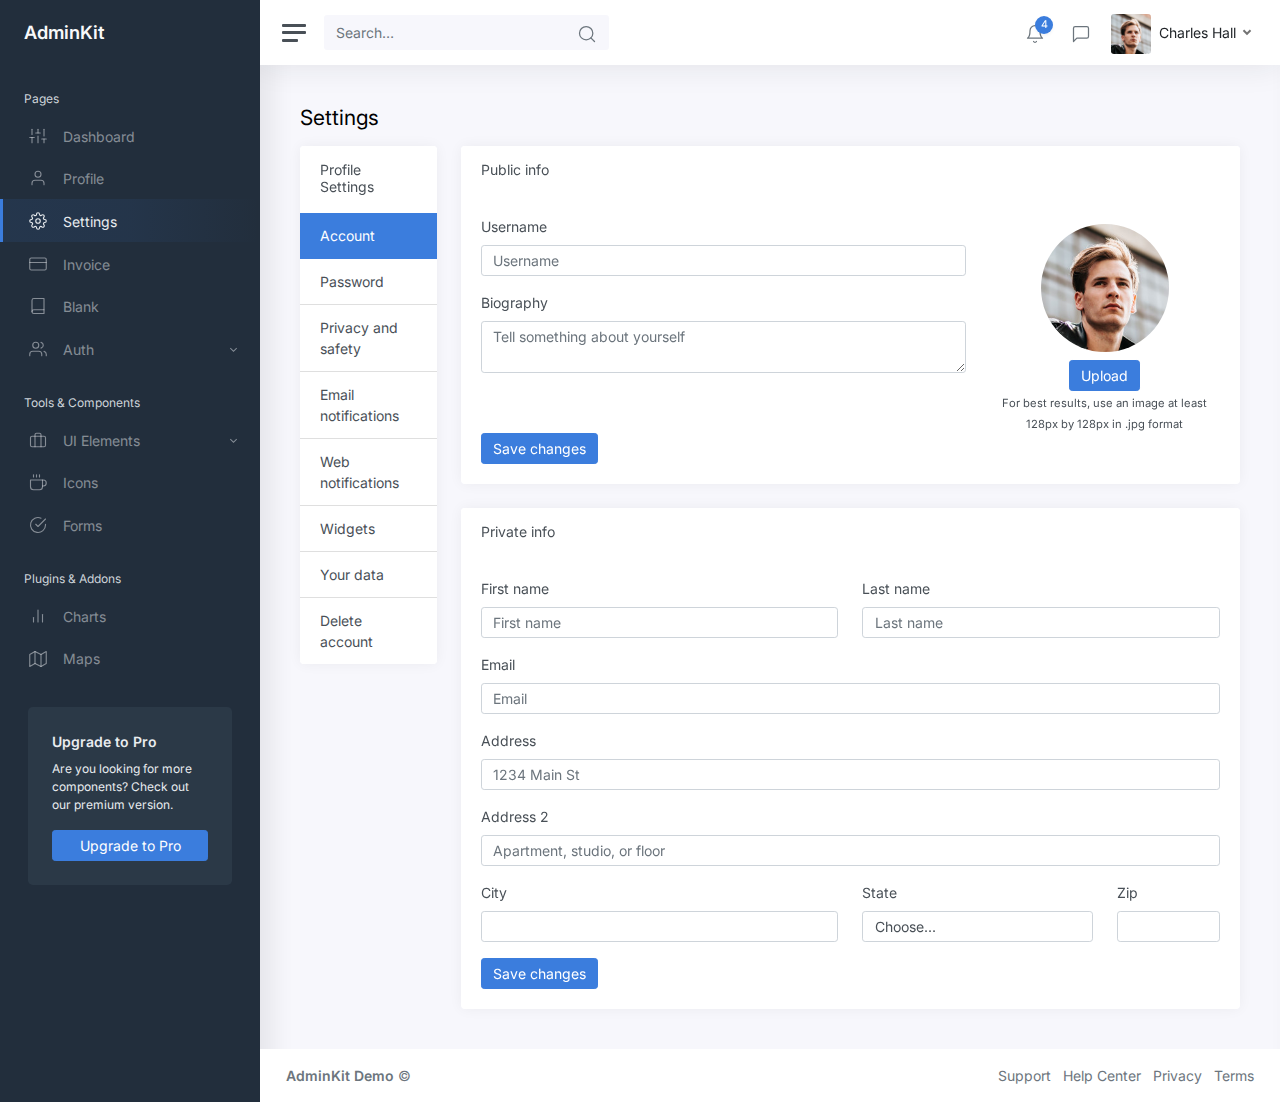
<file: Ecom/Ecomm Demo/static/pages-settings.html>
<!DOCTYPE html>
<html lang="en">

<head>
	<meta charset="utf-8">
	<meta http-equiv="X-UA-Compatible" content="IE=edge">
	<meta name="viewport" content="width=device-width, initial-scale=1, shrink-to-fit=no">
	<meta name="description" content="Responsive Admin &amp; Dashboard Template based on Bootstrap 5">
	<meta name="author" content="AdminKit">
	<meta name="keywords" content="adminkit, bootstrap, bootstrap 5, admin, dashboard, template, responsive, css, sass, html, theme, front-end, ui kit, web">

	<link rel="preconnect" href="https://fonts.gstatic.com">
	<link rel="shortcut icon" href="img/icons/icon-48x48.png" />

	<title>Settings | AdminKit Demo</title>

	<link href="css/app.css" rel="stylesheet">
	<link href="https://fonts.googleapis.com/css2?family=Inter:wght@300;400;600&display=swap" rel="stylesheet">
</head>

<body>
	<div class="wrapper">
		<nav id="sidebar" class="sidebar">
			<div class="sidebar-content js-simplebar">
				<a class="sidebar-brand" href="index.html">
          <span class="align-middle">AdminKit</span>
        </a>

				<ul class="sidebar-nav">
					<li class="sidebar-header">
						Pages
					</li>

					<li class="sidebar-item">
						<a class="sidebar-link" href="index.html">
              <i class="align-middle" data-feather="sliders"></i> <span class="align-middle">Dashboard</span>
            </a>
					</li>

					<li class="sidebar-item">
						<a class="sidebar-link" href="pages-profile.html">
              <i class="align-middle" data-feather="user"></i> <span class="align-middle">Profile</span>
            </a>
					</li>

					<li class="sidebar-item active">
						<a class="sidebar-link" href="pages-settings.html">
              <i class="align-middle" data-feather="settings"></i> <span class="align-middle">Settings</span>
            </a>
					</li>

					<li class="sidebar-item">
						<a class="sidebar-link" href="pages-invoice.html">
              <i class="align-middle" data-feather="credit-card"></i> <span class="align-middle">Invoice</span>
            </a>
					</li>

					<li class="sidebar-item">
						<a class="sidebar-link" href="pages-blank.html">
              <i class="align-middle" data-feather="book"></i> <span class="align-middle">Blank</span>
            </a>
					</li>

					<li class="sidebar-item">
						<a href="#auth" data-bs-toggle="collapse" class="sidebar-link collapsed">
              <i class="align-middle" data-feather="users"></i> <span class="align-middle">Auth</span>
            </a>
						<ul id="auth" class="sidebar-dropdown list-unstyled collapse " data-bs-parent="#sidebar">
							<li class="sidebar-item"><a class="sidebar-link" href="pages-sign-in.html">Sign In</a></li>
							<li class="sidebar-item"><a class="sidebar-link" href="pages-sign-up.html">Sign Up</a></li>
						</ul>
					</li>

					<li class="sidebar-header">
						Tools & Components
					</li>
					<li class="sidebar-item">
						<a data-bs-target="#ui" data-bs-toggle="collapse" class="sidebar-link collapsed">
              <i class="align-middle" data-feather="briefcase"></i> <span class="align-middle">UI Elements</span>
            </a>
						<ul id="ui" class="sidebar-dropdown list-unstyled collapse " data-bs-parent="#sidebar">
							<li class="sidebar-item"><a class="sidebar-link" href="ui-alerts.html">Alerts</a></li>
							<li class="sidebar-item"><a class="sidebar-link" href="ui-buttons.html">Buttons</a></li>
							<li class="sidebar-item"><a class="sidebar-link" href="ui-cards.html">Cards</a></li>
							<li class="sidebar-item"><a class="sidebar-link" href="ui-general.html">General</a></li>
							<li class="sidebar-item"><a class="sidebar-link" href="ui-grid.html">Grid</a></li>
							<li class="sidebar-item"><a class="sidebar-link" href="ui-typography.html">Typography</a></li>
						</ul>
					</li>

					<li class="sidebar-item">
						<a class="sidebar-link" href="icons-feather.html">
              <i class="align-middle" data-feather="coffee"></i> <span class="align-middle">Icons</span>
            </a>
					</li>

					<li class="sidebar-item">
						<a class="sidebar-link" href="forms-basic-inputs.html">
              <i class="align-middle" data-feather="check-circle"></i> <span class="align-middle">Forms</span>
            </a>
					</li>

					<li class="sidebar-header">
						Plugins & Addons
					</li>

					<li class="sidebar-item">
						<a class="sidebar-link" href="charts-chartjs.html">
              <i class="align-middle" data-feather="bar-chart-2"></i> <span class="align-middle">Charts</span>
            </a>
					</li>

					<li class="sidebar-item">
						<a class="sidebar-link" href="maps-google.html">
              <i class="align-middle" data-feather="map"></i> <span class="align-middle">Maps</span>
            </a>
					</li>
				</ul>

				<div class="sidebar-cta">
					<div class="sidebar-cta-content">
						<strong class="d-inline-block mb-2">Upgrade to Pro</strong>
						<div class="mb-3 text-sm">
							Are you looking for more components? Check out our premium version.
						</div>
						<div class="d-grid">
							<a href="https://adminkit.io/pricing" target="_blank" class="btn btn-primary">Upgrade to Pro</a>
						</div>
					</div>
				</div>
			</div>
		</nav>

		<div class="main">
			<nav class="navbar navbar-expand navbar-light navbar-bg">
				<a class="sidebar-toggle d-flex">
          <i class="hamburger align-self-center"></i>
        </a>

				<form class="d-none d-sm-inline-block">
					<div class="input-group input-group-navbar">
						<input type="text" class="form-control" placeholder="Search…" aria-label="Search">
						<button class="btn" type="button">
              <i class="align-middle" data-feather="search"></i>
            </button>
					</div>
				</form>

				<div class="navbar-collapse collapse">
					<ul class="navbar-nav navbar-align">
						<li class="nav-item dropdown">
							<a class="nav-icon dropdown-toggle" href="#" id="alertsDropdown" data-bs-toggle="dropdown">
								<div class="position-relative">
									<i class="align-middle" data-feather="bell"></i>
									<span class="indicator">4</span>
								</div>
							</a>
							<div class="dropdown-menu dropdown-menu-lg dropdown-menu-end py-0" aria-labelledby="alertsDropdown">
								<div class="dropdown-menu-header">
									4 New Notifications
								</div>
								<div class="list-group">
									<a href="#" class="list-group-item">
										<div class="row g-0 align-items-center">
											<div class="col-2">
												<i class="text-danger" data-feather="alert-circle"></i>
											</div>
											<div class="col-10">
												<div class="text-dark">Update completed</div>
												<div class="text-muted small mt-1">Restart server 12 to complete the update.</div>
												<div class="text-muted small mt-1">30m ago</div>
											</div>
										</div>
									</a>
									<a href="#" class="list-group-item">
										<div class="row g-0 align-items-center">
											<div class="col-2">
												<i class="text-warning" data-feather="bell"></i>
											</div>
											<div class="col-10">
												<div class="text-dark">Lorem ipsum</div>
												<div class="text-muted small mt-1">Aliquam ex eros, imperdiet vulputate hendrerit et.</div>
												<div class="text-muted small mt-1">2h ago</div>
											</div>
										</div>
									</a>
									<a href="#" class="list-group-item">
										<div class="row g-0 align-items-center">
											<div class="col-2">
												<i class="text-primary" data-feather="home"></i>
											</div>
											<div class="col-10">
												<div class="text-dark">Login from 192.186.1.8</div>
												<div class="text-muted small mt-1">5h ago</div>
											</div>
										</div>
									</a>
									<a href="#" class="list-group-item">
										<div class="row g-0 align-items-center">
											<div class="col-2">
												<i class="text-success" data-feather="user-plus"></i>
											</div>
											<div class="col-10">
												<div class="text-dark">New connection</div>
												<div class="text-muted small mt-1">Christina accepted your request.</div>
												<div class="text-muted small mt-1">14h ago</div>
											</div>
										</div>
									</a>
								</div>
								<div class="dropdown-menu-footer">
									<a href="#" class="text-muted">Show all notifications</a>
								</div>
							</div>
						</li>
						<li class="nav-item dropdown">
							<a class="nav-icon dropdown-toggle" href="#" id="messagesDropdown" data-bs-toggle="dropdown">
								<div class="position-relative">
									<i class="align-middle" data-feather="message-square"></i>
								</div>
							</a>
							<div class="dropdown-menu dropdown-menu-lg dropdown-menu-end py-0" aria-labelledby="messagesDropdown">
								<div class="dropdown-menu-header">
									<div class="position-relative">
										4 New Messages
									</div>
								</div>
								<div class="list-group">
									<a href="#" class="list-group-item">
										<div class="row g-0 align-items-center">
											<div class="col-2">
												<img src="img/avatars/avatar-5.jpg" class="avatar img-fluid rounded-circle" alt="Vanessa Tucker">
											</div>
											<div class="col-10 ps-2">
												<div class="text-dark">Vanessa Tucker</div>
												<div class="text-muted small mt-1">Nam pretium turpis et arcu. Duis arcu tortor.</div>
												<div class="text-muted small mt-1">15m ago</div>
											</div>
										</div>
									</a>
									<a href="#" class="list-group-item">
										<div class="row g-0 align-items-center">
											<div class="col-2">
												<img src="img/avatars/avatar-2.jpg" class="avatar img-fluid rounded-circle" alt="William Harris">
											</div>
											<div class="col-10 ps-2">
												<div class="text-dark">William Harris</div>
												<div class="text-muted small mt-1">Curabitur ligula sapien euismod vitae.</div>
												<div class="text-muted small mt-1">2h ago</div>
											</div>
										</div>
									</a>
									<a href="#" class="list-group-item">
										<div class="row g-0 align-items-center">
											<div class="col-2">
												<img src="img/avatars/avatar-4.jpg" class="avatar img-fluid rounded-circle" alt="Christina Mason">
											</div>
											<div class="col-10 ps-2">
												<div class="text-dark">Christina Mason</div>
												<div class="text-muted small mt-1">Pellentesque auctor neque nec urna.</div>
												<div class="text-muted small mt-1">4h ago</div>
											</div>
										</div>
									</a>
									<a href="#" class="list-group-item">
										<div class="row g-0 align-items-center">
											<div class="col-2">
												<img src="img/avatars/avatar-3.jpg" class="avatar img-fluid rounded-circle" alt="Sharon Lessman">
											</div>
											<div class="col-10 ps-2">
												<div class="text-dark">Sharon Lessman</div>
												<div class="text-muted small mt-1">Aenean tellus metus, bibendum sed, posuere ac, mattis non.</div>
												<div class="text-muted small mt-1">5h ago</div>
											</div>
										</div>
									</a>
								</div>
								<div class="dropdown-menu-footer">
									<a href="#" class="text-muted">Show all messages</a>
								</div>
							</div>
						</li>
						<li class="nav-item dropdown">
							<a class="nav-icon dropdown-toggle d-inline-block d-sm-none" href="#" data-bs-toggle="dropdown">
                <i class="align-middle" data-feather="settings"></i>
              </a>

							<a class="nav-link dropdown-toggle d-none d-sm-inline-block" href="#" data-bs-toggle="dropdown">
                <img src="img/avatars/avatar.jpg" class="avatar img-fluid rounded me-1" alt="Charles Hall" /> <span class="text-dark">Charles Hall</span>
              </a>
							<div class="dropdown-menu dropdown-menu-end">
								<a class="dropdown-item" href="pages-profile.html"><i class="align-middle me-1" data-feather="user"></i> Profile</a>
								<a class="dropdown-item" href="#"><i class="align-middle me-1" data-feather="pie-chart"></i> Analytics</a>
								<div class="dropdown-divider"></div>
								<a class="dropdown-item" href="pages-settings.html"><i class="align-middle me-1" data-feather="settings"></i> Settings & Privacy</a>
								<a class="dropdown-item" href="#"><i class="align-middle me-1" data-feather="help-circle"></i> Help Center</a>
								<div class="dropdown-divider"></div>
								<a class="dropdown-item" href="#">Log out</a>
							</div>
						</li>
					</ul>
				</div>
			</nav>

			<main class="content">
				<div class="container-fluid p-0">

					<h1 class="h3 mb-3">Settings</h1>

					<div class="row">
						<div class="col-md-3 col-xl-2">

							<div class="card">
								<div class="card-header">
									<h5 class="card-title mb-0">Profile Settings</h5>
								</div>

								<div class="list-group list-group-flush" role="tablist">
									<a class="list-group-item list-group-item-action active" data-bs-toggle="list" href="#account" role="tab">
          Account
        </a>
									<a class="list-group-item list-group-item-action" data-bs-toggle="list" href="#password" role="tab">
          Password
        </a>
									<a class="list-group-item list-group-item-action" data-bs-toggle="list" href="#" role="tab">
          Privacy and safety
        </a>
									<a class="list-group-item list-group-item-action" data-bs-toggle="list" href="#" role="tab">
          Email notifications
        </a>
									<a class="list-group-item list-group-item-action" data-bs-toggle="list" href="#" role="tab">
          Web notifications
        </a>
									<a class="list-group-item list-group-item-action" data-bs-toggle="list" href="#" role="tab">
          Widgets
        </a>
									<a class="list-group-item list-group-item-action" data-bs-toggle="list" href="#" role="tab">
          Your data
        </a>
									<a class="list-group-item list-group-item-action" data-bs-toggle="list" href="#" role="tab">
          Delete account
        </a>
								</div>
							</div>
						</div>

						<div class="col-md-9 col-xl-10">
							<div class="tab-content">
								<div class="tab-pane fade show active" id="account" role="tabpanel">

									<div class="card">
										<div class="card-header">

											<h5 class="card-title mb-0">Public info</h5>
										</div>
										<div class="card-body">
											<form>
												<div class="row">
													<div class="col-md-8">
														<div class="mb-3">
															<label class="form-label" for="inputUsername">Username</label>
															<input type="text" class="form-control" id="inputUsername" placeholder="Username">
														</div>
														<div class="mb-3">
															<label class="form-label" for="inputUsername">Biography</label>
															<textarea rows="2" class="form-control" id="inputBio" placeholder="Tell something about yourself"></textarea>
														</div>
													</div>
													<div class="col-md-4">
														<div class="text-center">
															<img alt="Charles Hall" src="img/avatars/avatar.jpg" class="rounded-circle img-responsive mt-2" width="128" height="128" />
															<div class="mt-2">
																<span class="btn btn-primary">Upload</span>
															</div>
															<small>For best results, use an image at least 128px by 128px in .jpg format</small>
														</div>
													</div>
												</div>

												<button type="submit" class="btn btn-primary">Save changes</button>
											</form>

										</div>
									</div>

									<div class="card">
										<div class="card-header">

											<h5 class="card-title mb-0">Private info</h5>
										</div>
										<div class="card-body">
											<form>
												<div class="row">
													<div class="mb-3 col-md-6">
														<label class="form-label" for="inputFirstName">First name</label>
														<input type="text" class="form-control" id="inputFirstName" placeholder="First name">
													</div>
													<div class="mb-3 col-md-6">
														<label class="form-label" for="inputLastName">Last name</label>
														<input type="text" class="form-control" id="inputLastName" placeholder="Last name">
													</div>
												</div>
												<div class="mb-3">
													<label class="form-label" for="inputEmail4">Email</label>
													<input type="email" class="form-control" id="inputEmail4" placeholder="Email">
												</div>
												<div class="mb-3">
													<label class="form-label" for="inputAddress">Address</label>
													<input type="text" class="form-control" id="inputAddress" placeholder="1234 Main St">
												</div>
												<div class="mb-3">
													<label class="form-label" for="inputAddress2">Address 2</label>
													<input type="text" class="form-control" id="inputAddress2" placeholder="Apartment, studio, or floor">
												</div>
												<div class="row">
													<div class="mb-3 col-md-6">
														<label class="form-label" for="inputCity">City</label>
														<input type="text" class="form-control" id="inputCity">
													</div>
													<div class="mb-3 col-md-4">
														<label class="form-label" for="inputState">State</label>
														<select id="inputState" class="form-control">
                    <option selected>Choose...</option>
                    <option>...</option>
                  </select>
													</div>
													<div class="mb-3 col-md-2">
														<label class="form-label" for="inputZip">Zip</label>
														<input type="text" class="form-control" id="inputZip">
													</div>
												</div>
												<button type="submit" class="btn btn-primary">Save changes</button>
											</form>

										</div>
									</div>

								</div>
								<div class="tab-pane fade" id="password" role="tabpanel">
									<div class="card">
										<div class="card-body">
											<h5 class="card-title">Password</h5>

											<form>
												<div class="mb-3">
													<label class="form-label" for="inputPasswordCurrent">Current password</label>
													<input type="password" class="form-control" id="inputPasswordCurrent">
													<small><a href="#">Forgot your password?</a></small>
												</div>
												<div class="mb-3">
													<label class="form-label" for="inputPasswordNew">New password</label>
													<input type="password" class="form-control" id="inputPasswordNew">
												</div>
												<div class="mb-3">
													<label class="form-label" for="inputPasswordNew2">Verify password</label>
													<input type="password" class="form-control" id="inputPasswordNew2">
												</div>
												<button type="submit" class="btn btn-primary">Save changes</button>
											</form>

										</div>
									</div>
								</div>
							</div>
						</div>
					</div>

				</div>
			</main>

			<footer class="footer">
				<div class="container-fluid">
					<div class="row text-muted">
						<div class="col-6 text-start">
							<p class="mb-0">
								<a href="index.html" class="text-muted"><strong>AdminKit Demo</strong></a> &copy;
							</p>
						</div>
						<div class="col-6 text-end">
							<ul class="list-inline">
								<li class="list-inline-item">
									<a class="text-muted" href="#">Support</a>
								</li>
								<li class="list-inline-item">
									<a class="text-muted" href="#">Help Center</a>
								</li>
								<li class="list-inline-item">
									<a class="text-muted" href="#">Privacy</a>
								</li>
								<li class="list-inline-item">
									<a class="text-muted" href="#">Terms</a>
								</li>
							</ul>
						</div>
					</div>
				</div>
			</footer>
		</div>
	</div>

	<script src="js/app.js"></script>

</body>

</html>
</file>
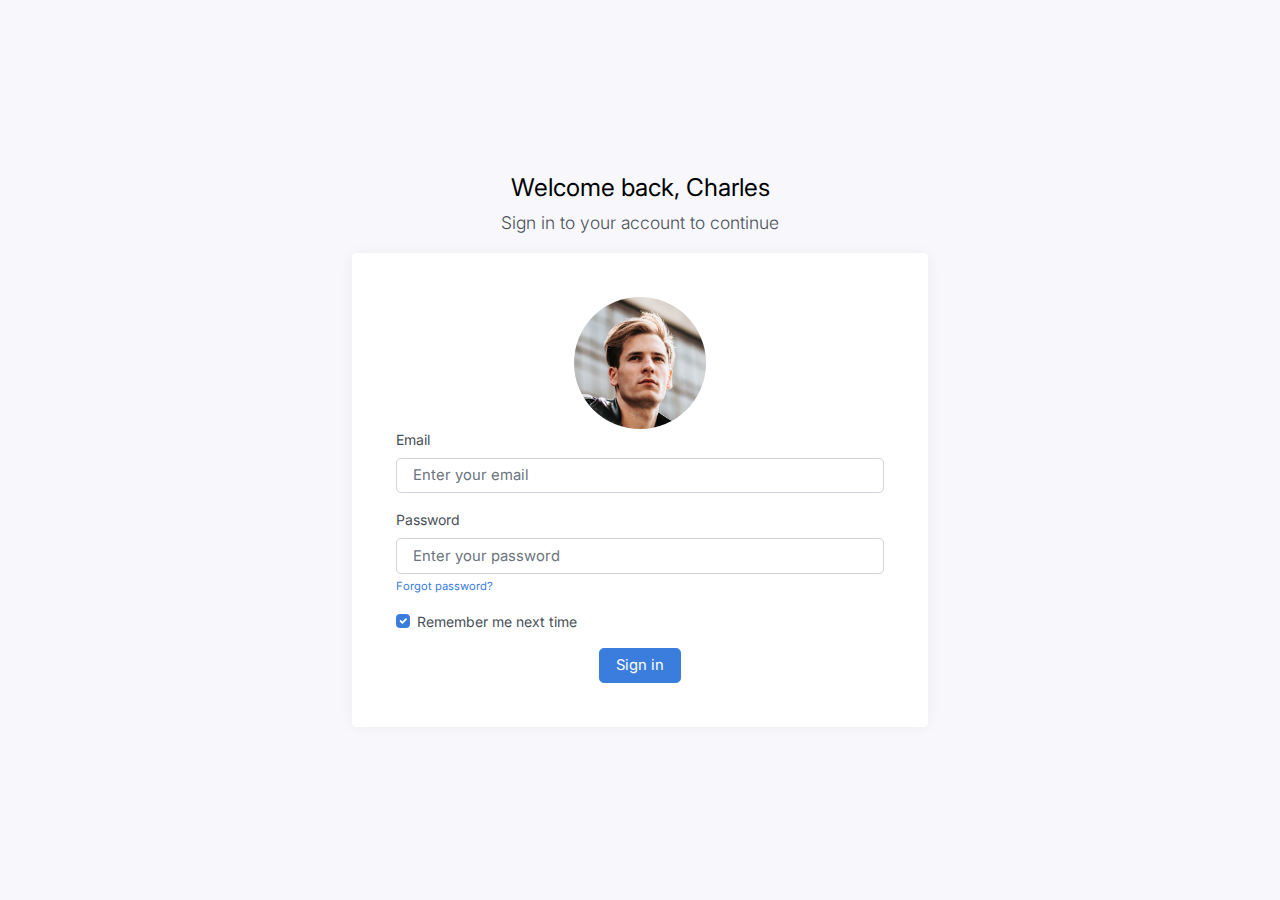
<file: Ecom/Ecomm Demo/static/pages-sign-in.html>
<!DOCTYPE html>
<html lang="en">

<head>
	<meta charset="utf-8">
	<meta http-equiv="X-UA-Compatible" content="IE=edge">
	<meta name="viewport" content="width=device-width, initial-scale=1, shrink-to-fit=no">
	<meta name="description" content="Responsive Admin &amp; Dashboard Template based on Bootstrap 5">
	<meta name="author" content="AdminKit">
	<meta name="keywords" content="adminkit, bootstrap, bootstrap 5, admin, dashboard, template, responsive, css, sass, html, theme, front-end, ui kit, web">

	<link rel="preconnect" href="https://fonts.gstatic.com">
	<link rel="shortcut icon" href="img/icons/icon-48x48.png" />

	<title>Sign In | AdminKit Demo</title>

	<link href="css/app.css" rel="stylesheet">
	<link href="https://fonts.googleapis.com/css2?family=Inter:wght@300;400;600&display=swap" rel="stylesheet">
</head>

<body>
	<main class="d-flex w-100">
		<div class="container d-flex flex-column">
			<div class="row vh-100">
				<div class="col-sm-10 col-md-8 col-lg-6 mx-auto d-table h-100">
					<div class="d-table-cell align-middle">

						<div class="text-center mt-4">
							<h1 class="h2">Welcome back, Charles</h1>
							<p class="lead">
								Sign in to your account to continue
							</p>
						</div>

						<div class="card">
							<div class="card-body">
								<div class="m-sm-4">
									<div class="text-center">
										<img src="img/avatars/avatar.jpg" alt="Charles Hall" class="img-fluid rounded-circle" width="132" height="132" />
									</div>
									<form>
										<div class="mb-3">
											<label class="form-label">Email</label>
											<input class="form-control form-control-lg" type="email" name="email" placeholder="Enter your email" />
										</div>
										<div class="mb-3">
											<label class="form-label">Password</label>
											<input class="form-control form-control-lg" type="password" name="password" placeholder="Enter your password" />
											<small>
            <a href="pages-reset-password.html">Forgot password?</a>
          </small>
										</div>
										<div>
											<label class="form-check">
            <input class="form-check-input" type="checkbox" value="remember-me" name="remember-me" checked>
            <span class="form-check-label">
              Remember me next time
            </span>
          </label>
										</div>
										<div class="text-center mt-3">
											<a href="index.html" class="btn btn-lg btn-primary">Sign in</a>
											<!-- <button type="submit" class="btn btn-lg btn-primary">Sign in</button> -->
										</div>
									</form>
								</div>
							</div>
						</div>

					</div>
				</div>
			</div>
		</div>
	</main>

	<script src="js/app.js"></script>

</body>

</html>
</file>
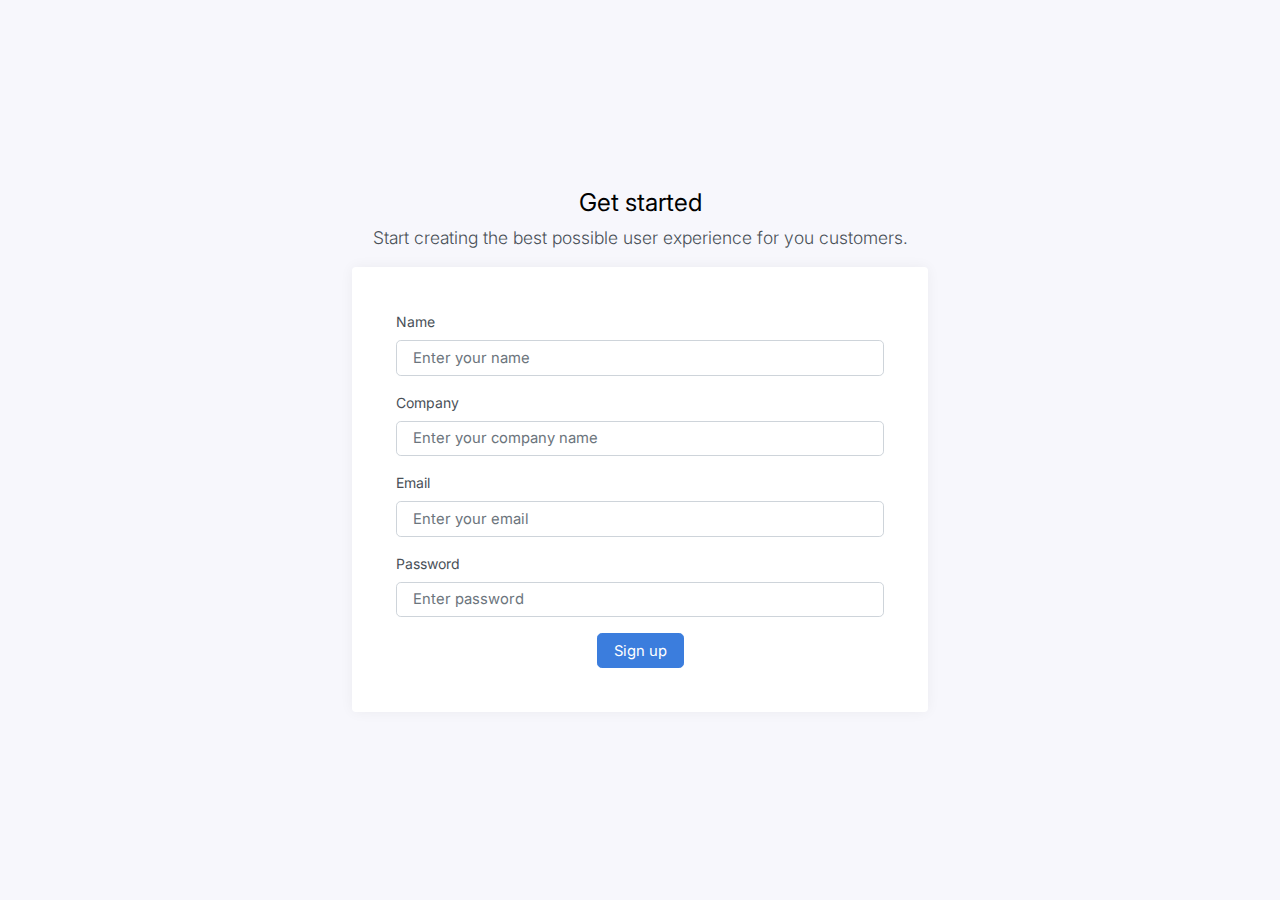
<file: Ecom/Ecomm Demo/static/pages-sign-up.html>
<!DOCTYPE html>
<html lang="en">

<head>
	<meta charset="utf-8">
	<meta http-equiv="X-UA-Compatible" content="IE=edge">
	<meta name="viewport" content="width=device-width, initial-scale=1, shrink-to-fit=no">
	<meta name="description" content="Responsive Admin &amp; Dashboard Template based on Bootstrap 5">
	<meta name="author" content="AdminKit">
	<meta name="keywords" content="adminkit, bootstrap, bootstrap 5, admin, dashboard, template, responsive, css, sass, html, theme, front-end, ui kit, web">

	<link rel="preconnect" href="https://fonts.gstatic.com">
	<link rel="shortcut icon" href="img/icons/icon-48x48.png" />

	<title>Sign Up | AdminKit Demo</title>

	<link href="css/app.css" rel="stylesheet">
	<link href="https://fonts.googleapis.com/css2?family=Inter:wght@300;400;600&display=swap" rel="stylesheet">
</head>

<body>
	<main class="d-flex w-100">
		<div class="container d-flex flex-column">
			<div class="row vh-100">
				<div class="col-sm-10 col-md-8 col-lg-6 mx-auto d-table h-100">
					<div class="d-table-cell align-middle">

						<div class="text-center mt-4">
							<h1 class="h2">Get started</h1>
							<p class="lead">
								Start creating the best possible user experience for you customers.
							</p>
						</div>

						<div class="card">
							<div class="card-body">
								<div class="m-sm-4">
									<form>
										<div class="mb-3">
											<label class="form-label">Name</label>
											<input class="form-control form-control-lg" type="text" name="name" placeholder="Enter your name" />
										</div>
										<div class="mb-3">
											<label class="form-label">Company</label>
											<input class="form-control form-control-lg" type="text" name="company" placeholder="Enter your company name" />
										</div>
										<div class="mb-3">
											<label class="form-label">Email</label>
											<input class="form-control form-control-lg" type="email" name="email" placeholder="Enter your email" />
										</div>
										<div class="mb-3">
											<label class="form-label">Password</label>
											<input class="form-control form-control-lg" type="password" name="password" placeholder="Enter password" />
										</div>
										<div class="text-center mt-3">
											<a href="index.html" class="btn btn-lg btn-primary">Sign up</a>
											<!-- <button type="submit" class="btn btn-lg btn-primary">Sign up</button> -->
										</div>
									</form>
								</div>
							</div>
						</div>

					</div>
				</div>
			</div>
		</div>
	</main>

	<script src="js/app.js"></script>

</body>

</html>
</file>
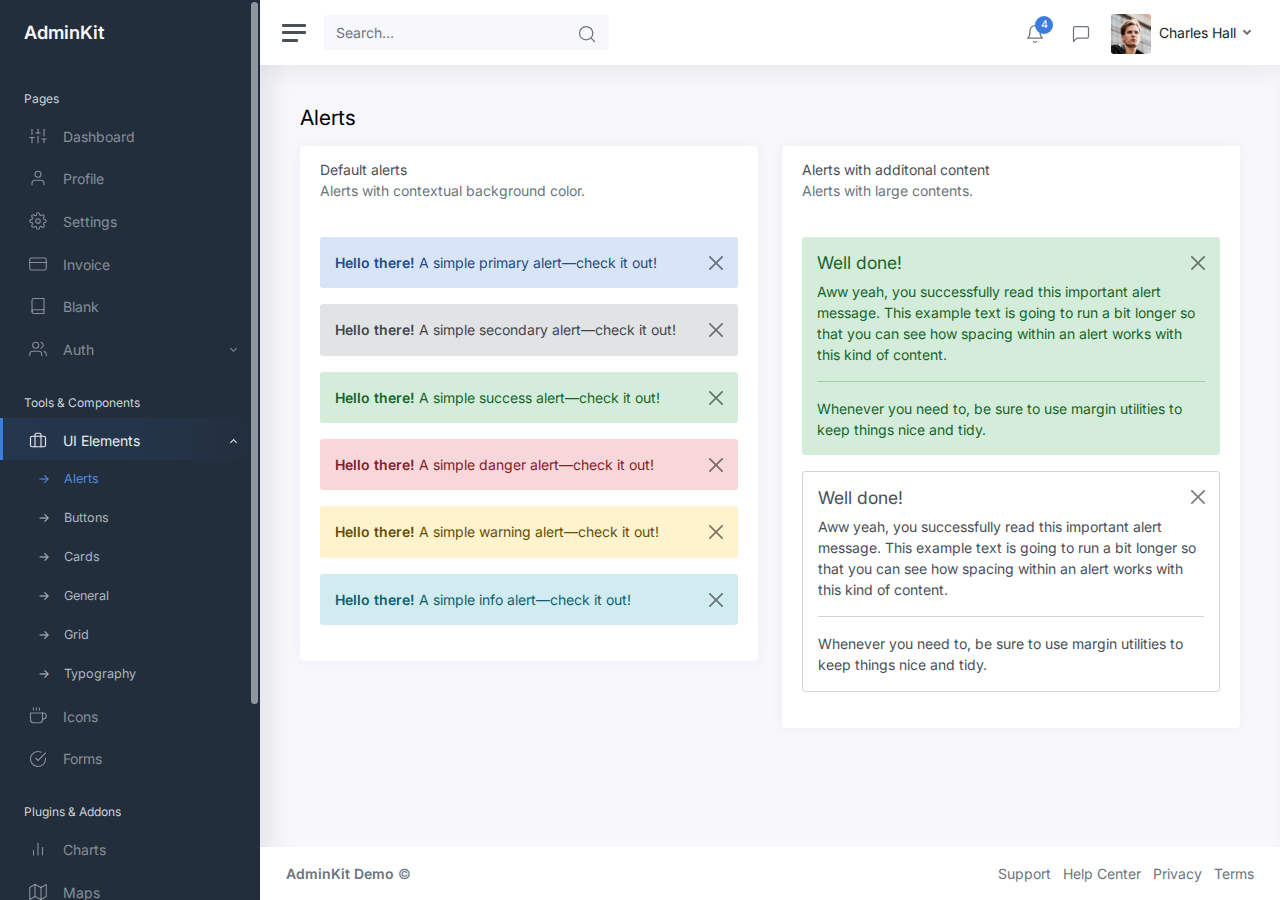
<file: Ecom/Ecomm Demo/static/ui-alerts.html>
<!DOCTYPE html>
<html lang="en">

<head>
	<meta charset="utf-8">
	<meta http-equiv="X-UA-Compatible" content="IE=edge">
	<meta name="viewport" content="width=device-width, initial-scale=1, shrink-to-fit=no">
	<meta name="description" content="Responsive Admin &amp; Dashboard Template based on Bootstrap 5">
	<meta name="author" content="AdminKit">
	<meta name="keywords" content="adminkit, bootstrap, bootstrap 5, admin, dashboard, template, responsive, css, sass, html, theme, front-end, ui kit, web">

	<link rel="preconnect" href="https://fonts.gstatic.com">
	<link rel="shortcut icon" href="img/icons/icon-48x48.png" />

	<title>Alerts | AdminKit Demo</title>

	<link href="css/app.css" rel="stylesheet">
	<link href="https://fonts.googleapis.com/css2?family=Inter:wght@300;400;600&display=swap" rel="stylesheet">
</head>

<body>
	<div class="wrapper">
		<nav id="sidebar" class="sidebar">
			<div class="sidebar-content js-simplebar">
				<a class="sidebar-brand" href="index.html">
          <span class="align-middle">AdminKit</span>
        </a>

				<ul class="sidebar-nav">
					<li class="sidebar-header">
						Pages
					</li>

					<li class="sidebar-item">
						<a class="sidebar-link" href="index.html">
              <i class="align-middle" data-feather="sliders"></i> <span class="align-middle">Dashboard</span>
            </a>
					</li>

					<li class="sidebar-item">
						<a class="sidebar-link" href="pages-profile.html">
              <i class="align-middle" data-feather="user"></i> <span class="align-middle">Profile</span>
            </a>
					</li>

					<li class="sidebar-item">
						<a class="sidebar-link" href="pages-settings.html">
              <i class="align-middle" data-feather="settings"></i> <span class="align-middle">Settings</span>
            </a>
					</li>

					<li class="sidebar-item">
						<a class="sidebar-link" href="pages-invoice.html">
              <i class="align-middle" data-feather="credit-card"></i> <span class="align-middle">Invoice</span>
            </a>
					</li>

					<li class="sidebar-item">
						<a class="sidebar-link" href="pages-blank.html">
              <i class="align-middle" data-feather="book"></i> <span class="align-middle">Blank</span>
            </a>
					</li>

					<li class="sidebar-item">
						<a href="#auth" data-bs-toggle="collapse" class="sidebar-link collapsed">
              <i class="align-middle" data-feather="users"></i> <span class="align-middle">Auth</span>
            </a>
						<ul id="auth" class="sidebar-dropdown list-unstyled collapse " data-bs-parent="#sidebar">
							<li class="sidebar-item"><a class="sidebar-link" href="pages-sign-in.html">Sign In</a></li>
							<li class="sidebar-item"><a class="sidebar-link" href="pages-sign-up.html">Sign Up</a></li>
						</ul>
					</li>

					<li class="sidebar-header">
						Tools & Components
					</li>
					<li class="sidebar-item active">
						<a data-bs-target="#ui" data-bs-toggle="collapse" class="sidebar-link">
              <i class="align-middle" data-feather="briefcase"></i> <span class="align-middle">UI Elements</span>
            </a>
						<ul id="ui" class="sidebar-dropdown list-unstyled collapse show" data-bs-parent="#sidebar">
							<li class="sidebar-item active"><a class="sidebar-link" href="ui-alerts.html">Alerts</a></li>
							<li class="sidebar-item"><a class="sidebar-link" href="ui-buttons.html">Buttons</a></li>
							<li class="sidebar-item"><a class="sidebar-link" href="ui-cards.html">Cards</a></li>
							<li class="sidebar-item"><a class="sidebar-link" href="ui-general.html">General</a></li>
							<li class="sidebar-item"><a class="sidebar-link" href="ui-grid.html">Grid</a></li>
							<li class="sidebar-item"><a class="sidebar-link" href="ui-typography.html">Typography</a></li>
						</ul>
					</li>

					<li class="sidebar-item">
						<a class="sidebar-link" href="icons-feather.html">
              <i class="align-middle" data-feather="coffee"></i> <span class="align-middle">Icons</span>
            </a>
					</li>

					<li class="sidebar-item">
						<a class="sidebar-link" href="forms-basic-inputs.html">
              <i class="align-middle" data-feather="check-circle"></i> <span class="align-middle">Forms</span>
            </a>
					</li>

					<li class="sidebar-header">
						Plugins & Addons
					</li>

					<li class="sidebar-item">
						<a class="sidebar-link" href="charts-chartjs.html">
              <i class="align-middle" data-feather="bar-chart-2"></i> <span class="align-middle">Charts</span>
            </a>
					</li>

					<li class="sidebar-item">
						<a class="sidebar-link" href="maps-google.html">
              <i class="align-middle" data-feather="map"></i> <span class="align-middle">Maps</span>
            </a>
					</li>
				</ul>

				<div class="sidebar-cta">
					<div class="sidebar-cta-content">
						<strong class="d-inline-block mb-2">Upgrade to Pro</strong>
						<div class="mb-3 text-sm">
							Are you looking for more components? Check out our premium version.
						</div>
						<div class="d-grid">
							<a href="https://adminkit.io/pricing" target="_blank" class="btn btn-primary">Upgrade to Pro</a>
						</div>
					</div>
				</div>
			</div>
		</nav>

		<div class="main">
			<nav class="navbar navbar-expand navbar-light navbar-bg">
				<a class="sidebar-toggle d-flex">
          <i class="hamburger align-self-center"></i>
        </a>

				<form class="d-none d-sm-inline-block">
					<div class="input-group input-group-navbar">
						<input type="text" class="form-control" placeholder="Search…" aria-label="Search">
						<button class="btn" type="button">
              <i class="align-middle" data-feather="search"></i>
            </button>
					</div>
				</form>

				<div class="navbar-collapse collapse">
					<ul class="navbar-nav navbar-align">
						<li class="nav-item dropdown">
							<a class="nav-icon dropdown-toggle" href="#" id="alertsDropdown" data-bs-toggle="dropdown">
								<div class="position-relative">
									<i class="align-middle" data-feather="bell"></i>
									<span class="indicator">4</span>
								</div>
							</a>
							<div class="dropdown-menu dropdown-menu-lg dropdown-menu-end py-0" aria-labelledby="alertsDropdown">
								<div class="dropdown-menu-header">
									4 New Notifications
								</div>
								<div class="list-group">
									<a href="#" class="list-group-item">
										<div class="row g-0 align-items-center">
											<div class="col-2">
												<i class="text-danger" data-feather="alert-circle"></i>
											</div>
											<div class="col-10">
												<div class="text-dark">Update completed</div>
												<div class="text-muted small mt-1">Restart server 12 to complete the update.</div>
												<div class="text-muted small mt-1">30m ago</div>
											</div>
										</div>
									</a>
									<a href="#" class="list-group-item">
										<div class="row g-0 align-items-center">
											<div class="col-2">
												<i class="text-warning" data-feather="bell"></i>
											</div>
											<div class="col-10">
												<div class="text-dark">Lorem ipsum</div>
												<div class="text-muted small mt-1">Aliquam ex eros, imperdiet vulputate hendrerit et.</div>
												<div class="text-muted small mt-1">2h ago</div>
											</div>
										</div>
									</a>
									<a href="#" class="list-group-item">
										<div class="row g-0 align-items-center">
											<div class="col-2">
												<i class="text-primary" data-feather="home"></i>
											</div>
											<div class="col-10">
												<div class="text-dark">Login from 192.186.1.8</div>
												<div class="text-muted small mt-1">5h ago</div>
											</div>
										</div>
									</a>
									<a href="#" class="list-group-item">
										<div class="row g-0 align-items-center">
											<div class="col-2">
												<i class="text-success" data-feather="user-plus"></i>
											</div>
											<div class="col-10">
												<div class="text-dark">New connection</div>
												<div class="text-muted small mt-1">Christina accepted your request.</div>
												<div class="text-muted small mt-1">14h ago</div>
											</div>
										</div>
									</a>
								</div>
								<div class="dropdown-menu-footer">
									<a href="#" class="text-muted">Show all notifications</a>
								</div>
							</div>
						</li>
						<li class="nav-item dropdown">
							<a class="nav-icon dropdown-toggle" href="#" id="messagesDropdown" data-bs-toggle="dropdown">
								<div class="position-relative">
									<i class="align-middle" data-feather="message-square"></i>
								</div>
							</a>
							<div class="dropdown-menu dropdown-menu-lg dropdown-menu-end py-0" aria-labelledby="messagesDropdown">
								<div class="dropdown-menu-header">
									<div class="position-relative">
										4 New Messages
									</div>
								</div>
								<div class="list-group">
									<a href="#" class="list-group-item">
										<div class="row g-0 align-items-center">
											<div class="col-2">
												<img src="img/avatars/avatar-5.jpg" class="avatar img-fluid rounded-circle" alt="Vanessa Tucker">
											</div>
											<div class="col-10 ps-2">
												<div class="text-dark">Vanessa Tucker</div>
												<div class="text-muted small mt-1">Nam pretium turpis et arcu. Duis arcu tortor.</div>
												<div class="text-muted small mt-1">15m ago</div>
											</div>
										</div>
									</a>
									<a href="#" class="list-group-item">
										<div class="row g-0 align-items-center">
											<div class="col-2">
												<img src="img/avatars/avatar-2.jpg" class="avatar img-fluid rounded-circle" alt="William Harris">
											</div>
											<div class="col-10 ps-2">
												<div class="text-dark">William Harris</div>
												<div class="text-muted small mt-1">Curabitur ligula sapien euismod vitae.</div>
												<div class="text-muted small mt-1">2h ago</div>
											</div>
										</div>
									</a>
									<a href="#" class="list-group-item">
										<div class="row g-0 align-items-center">
											<div class="col-2">
												<img src="img/avatars/avatar-4.jpg" class="avatar img-fluid rounded-circle" alt="Christina Mason">
											</div>
											<div class="col-10 ps-2">
												<div class="text-dark">Christina Mason</div>
												<div class="text-muted small mt-1">Pellentesque auctor neque nec urna.</div>
												<div class="text-muted small mt-1">4h ago</div>
											</div>
										</div>
									</a>
									<a href="#" class="list-group-item">
										<div class="row g-0 align-items-center">
											<div class="col-2">
												<img src="img/avatars/avatar-3.jpg" class="avatar img-fluid rounded-circle" alt="Sharon Lessman">
											</div>
											<div class="col-10 ps-2">
												<div class="text-dark">Sharon Lessman</div>
												<div class="text-muted small mt-1">Aenean tellus metus, bibendum sed, posuere ac, mattis non.</div>
												<div class="text-muted small mt-1">5h ago</div>
											</div>
										</div>
									</a>
								</div>
								<div class="dropdown-menu-footer">
									<a href="#" class="text-muted">Show all messages</a>
								</div>
							</div>
						</li>
						<li class="nav-item dropdown">
							<a class="nav-icon dropdown-toggle d-inline-block d-sm-none" href="#" data-bs-toggle="dropdown">
                <i class="align-middle" data-feather="settings"></i>
              </a>

							<a class="nav-link dropdown-toggle d-none d-sm-inline-block" href="#" data-bs-toggle="dropdown">
                <img src="img/avatars/avatar.jpg" class="avatar img-fluid rounded me-1" alt="Charles Hall" /> <span class="text-dark">Charles Hall</span>
              </a>
							<div class="dropdown-menu dropdown-menu-end">
								<a class="dropdown-item" href="pages-profile.html"><i class="align-middle me-1" data-feather="user"></i> Profile</a>
								<a class="dropdown-item" href="#"><i class="align-middle me-1" data-feather="pie-chart"></i> Analytics</a>
								<div class="dropdown-divider"></div>
								<a class="dropdown-item" href="pages-settings.html"><i class="align-middle me-1" data-feather="settings"></i> Settings & Privacy</a>
								<a class="dropdown-item" href="#"><i class="align-middle me-1" data-feather="help-circle"></i> Help Center</a>
								<div class="dropdown-divider"></div>
								<a class="dropdown-item" href="#">Log out</a>
							</div>
						</li>
					</ul>
				</div>
			</nav>

			<main class="content">
				<div class="container-fluid p-0">

					<h1 class="h3 mb-3">Alerts</h1>

					<div class="row">
						<div class="col-12 col-lg-6">
							<div class="card">
								<div class="card-header">
									<h5 class="card-title">Default alerts</h5>
									<h6 class="card-subtitle text-muted">Alerts with contextual background color.</h6>
								</div>
								<div class="card-body">
									<div class="mb-3">
										<div class="alert alert-primary alert-dismissible" role="alert">
											<button type="button" class="btn-close" data-bs-dismiss="alert" aria-label="Close"></button>
											<div class="alert-message">
												<strong>Hello there!</strong> A simple primary alert—check it out!
											</div>
										</div>
										<div class="alert alert-secondary alert-dismissible" role="alert">
											<button type="button" class="btn-close" data-bs-dismiss="alert" aria-label="Close"></button>
											<div class="alert-message">
												<strong>Hello there!</strong> A simple secondary alert—check it out!
											</div>
										</div>
										<div class="alert alert-success alert-dismissible" role="alert">
											<button type="button" class="btn-close" data-bs-dismiss="alert" aria-label="Close"></button>
											<div class="alert-message">
												<strong>Hello there!</strong> A simple success alert—check it out!
											</div>
										</div>
										<div class="alert alert-danger alert-dismissible" role="alert">
											<button type="button" class="btn-close" data-bs-dismiss="alert" aria-label="Close"></button>
											<div class="alert-message">
												<strong>Hello there!</strong> A simple danger alert—check it out!
											</div>
										</div>
										<div class="alert alert-warning alert-dismissible" role="alert">
											<button type="button" class="btn-close" data-bs-dismiss="alert" aria-label="Close"></button>
											<div class="alert-message">
												<strong>Hello there!</strong> A simple warning alert—check it out!
											</div>
										</div>
										<div class="alert alert-info alert-dismissible" role="alert">
											<button type="button" class="btn-close" data-bs-dismiss="alert" aria-label="Close"></button>
											<div class="alert-message">
												<strong>Hello there!</strong> A simple info alert—check it out!
											</div>
										</div>
									</div>
								</div>
							</div>
						</div>

						<div class="col-12 col-lg-6">
							<div class="card">
								<div class="card-header">
									<h5 class="card-title">Alerts with additonal content</h5>
									<h6 class="card-subtitle text-muted">Alerts with large contents.</h6>
								</div>
								<div class="card-body">
									<div class="mb-3">
										<div class="alert alert-success alert-dismissible" role="alert">
											<button type="button" class="btn-close" data-bs-dismiss="alert" aria-label="Close"></button>
											<div class="alert-message">
												<h4 class="alert-heading">Well done!</h4>
												<p>Aww yeah, you successfully read this important alert message. This example text is going to run a bit longer so that you can see how spacing within an
													alert works with this kind of content.</p>
												<hr>
												<p class="mb-0">Whenever you need to, be sure to use margin utilities to keep things nice and tidy.</p>
											</div>
										</div>
									</div>

									<div class="mb-3">
										<div class="alert alert-primary alert-outline alert-dismissible" role="alert">
											<button type="button" class="btn-close" data-bs-dismiss="alert" aria-label="Close"></button>
											<div class="alert-message">
												<h4 class="alert-heading">Well done!</h4>
												<p>Aww yeah, you successfully read this important alert message. This example text is going to run a bit longer so that you can see how spacing within an
													alert works with this kind of content.</p>
												<hr>
												<p class="mb-0">Whenever you need to, be sure to use margin utilities to keep things nice and tidy.</p>
											</div>
										</div>
									</div>
								</div>
							</div>
						</div>
					</div>

				</div>
			</main>

			<footer class="footer">
				<div class="container-fluid">
					<div class="row text-muted">
						<div class="col-6 text-start">
							<p class="mb-0">
								<a href="index.html" class="text-muted"><strong>AdminKit Demo</strong></a> &copy;
							</p>
						</div>
						<div class="col-6 text-end">
							<ul class="list-inline">
								<li class="list-inline-item">
									<a class="text-muted" href="#">Support</a>
								</li>
								<li class="list-inline-item">
									<a class="text-muted" href="#">Help Center</a>
								</li>
								<li class="list-inline-item">
									<a class="text-muted" href="#">Privacy</a>
								</li>
								<li class="list-inline-item">
									<a class="text-muted" href="#">Terms</a>
								</li>
							</ul>
						</div>
					</div>
				</div>
			</footer>
		</div>
	</div>

	<script src="js/app.js"></script>

</body>

</html>
</file>
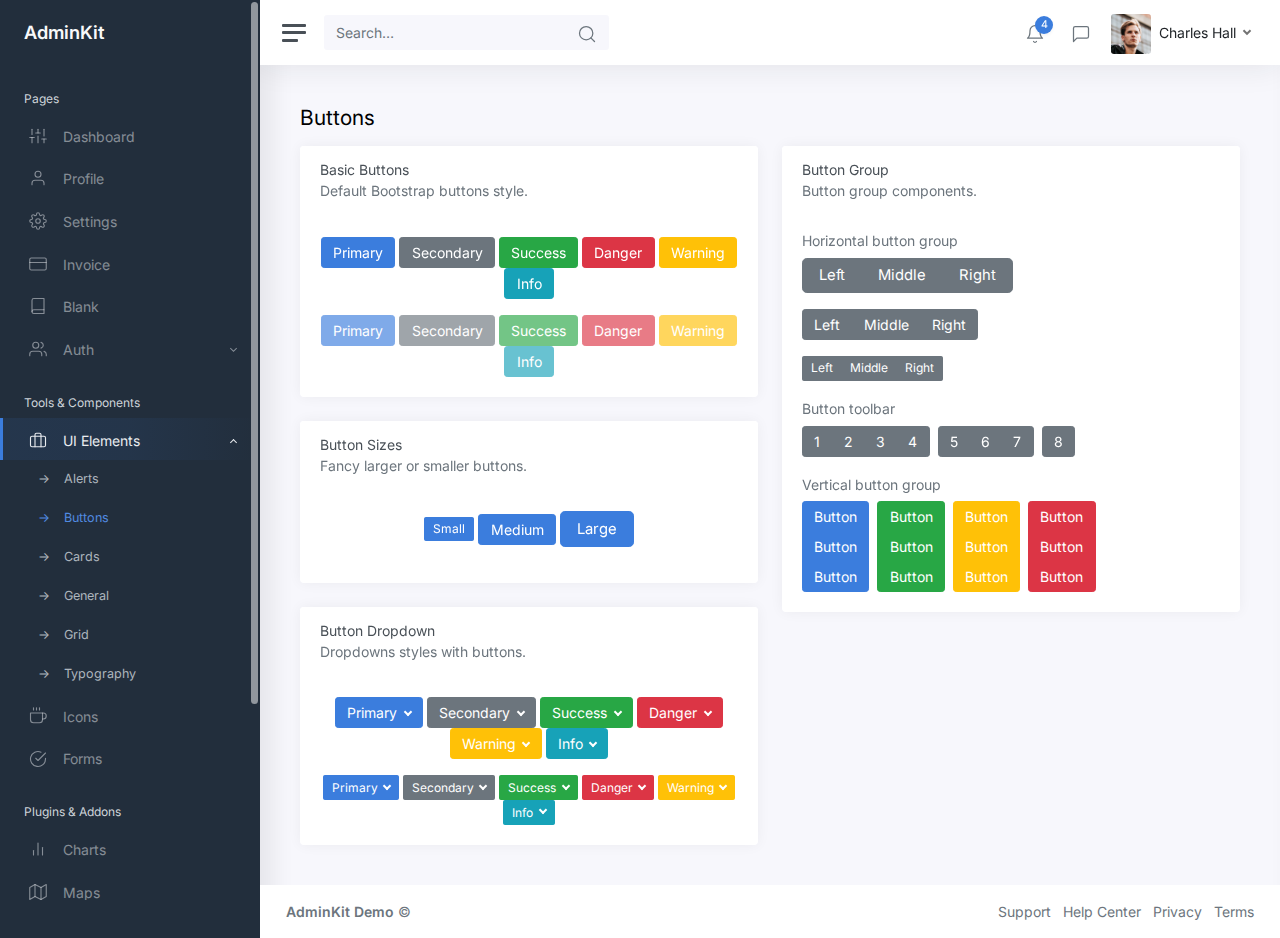
<file: Ecom/Ecomm Demo/static/ui-buttons.html>
<!DOCTYPE html>
<html lang="en">

<head>
	<meta charset="utf-8">
	<meta http-equiv="X-UA-Compatible" content="IE=edge">
	<meta name="viewport" content="width=device-width, initial-scale=1, shrink-to-fit=no">
	<meta name="description" content="Responsive Admin &amp; Dashboard Template based on Bootstrap 5">
	<meta name="author" content="AdminKit">
	<meta name="keywords" content="adminkit, bootstrap, bootstrap 5, admin, dashboard, template, responsive, css, sass, html, theme, front-end, ui kit, web">

	<link rel="preconnect" href="https://fonts.gstatic.com">
	<link rel="shortcut icon" href="img/icons/icon-48x48.png" />

	<title>Buttons | AdminKit Demo</title>

	<link href="css/app.css" rel="stylesheet">
	<link href="https://fonts.googleapis.com/css2?family=Inter:wght@300;400;600&display=swap" rel="stylesheet">
</head>

<body>
	<div class="wrapper">
		<nav id="sidebar" class="sidebar">
			<div class="sidebar-content js-simplebar">
				<a class="sidebar-brand" href="index.html">
          <span class="align-middle">AdminKit</span>
        </a>

				<ul class="sidebar-nav">
					<li class="sidebar-header">
						Pages
					</li>

					<li class="sidebar-item">
						<a class="sidebar-link" href="index.html">
              <i class="align-middle" data-feather="sliders"></i> <span class="align-middle">Dashboard</span>
            </a>
					</li>

					<li class="sidebar-item">
						<a class="sidebar-link" href="pages-profile.html">
              <i class="align-middle" data-feather="user"></i> <span class="align-middle">Profile</span>
            </a>
					</li>

					<li class="sidebar-item">
						<a class="sidebar-link" href="pages-settings.html">
              <i class="align-middle" data-feather="settings"></i> <span class="align-middle">Settings</span>
            </a>
					</li>

					<li class="sidebar-item">
						<a class="sidebar-link" href="pages-invoice.html">
              <i class="align-middle" data-feather="credit-card"></i> <span class="align-middle">Invoice</span>
            </a>
					</li>

					<li class="sidebar-item">
						<a class="sidebar-link" href="pages-blank.html">
              <i class="align-middle" data-feather="book"></i> <span class="align-middle">Blank</span>
            </a>
					</li>

					<li class="sidebar-item">
						<a href="#auth" data-bs-toggle="collapse" class="sidebar-link collapsed">
              <i class="align-middle" data-feather="users"></i> <span class="align-middle">Auth</span>
            </a>
						<ul id="auth" class="sidebar-dropdown list-unstyled collapse " data-bs-parent="#sidebar">
							<li class="sidebar-item"><a class="sidebar-link" href="pages-sign-in.html">Sign In</a></li>
							<li class="sidebar-item"><a class="sidebar-link" href="pages-sign-up.html">Sign Up</a></li>
						</ul>
					</li>

					<li class="sidebar-header">
						Tools & Components
					</li>
					<li class="sidebar-item active">
						<a data-bs-target="#ui" data-bs-toggle="collapse" class="sidebar-link">
              <i class="align-middle" data-feather="briefcase"></i> <span class="align-middle">UI Elements</span>
            </a>
						<ul id="ui" class="sidebar-dropdown list-unstyled collapse show" data-bs-parent="#sidebar">
							<li class="sidebar-item"><a class="sidebar-link" href="ui-alerts.html">Alerts</a></li>
							<li class="sidebar-item active"><a class="sidebar-link" href="ui-buttons.html">Buttons</a></li>
							<li class="sidebar-item"><a class="sidebar-link" href="ui-cards.html">Cards</a></li>
							<li class="sidebar-item"><a class="sidebar-link" href="ui-general.html">General</a></li>
							<li class="sidebar-item"><a class="sidebar-link" href="ui-grid.html">Grid</a></li>
							<li class="sidebar-item"><a class="sidebar-link" href="ui-typography.html">Typography</a></li>
						</ul>
					</li>

					<li class="sidebar-item">
						<a class="sidebar-link" href="icons-feather.html">
              <i class="align-middle" data-feather="coffee"></i> <span class="align-middle">Icons</span>
            </a>
					</li>

					<li class="sidebar-item">
						<a class="sidebar-link" href="forms-basic-inputs.html">
              <i class="align-middle" data-feather="check-circle"></i> <span class="align-middle">Forms</span>
            </a>
					</li>

					<li class="sidebar-header">
						Plugins & Addons
					</li>

					<li class="sidebar-item">
						<a class="sidebar-link" href="charts-chartjs.html">
              <i class="align-middle" data-feather="bar-chart-2"></i> <span class="align-middle">Charts</span>
            </a>
					</li>

					<li class="sidebar-item">
						<a class="sidebar-link" href="maps-google.html">
              <i class="align-middle" data-feather="map"></i> <span class="align-middle">Maps</span>
            </a>
					</li>
				</ul>

				<div class="sidebar-cta">
					<div class="sidebar-cta-content">
						<strong class="d-inline-block mb-2">Upgrade to Pro</strong>
						<div class="mb-3 text-sm">
							Are you looking for more components? Check out our premium version.
						</div>
						<div class="d-grid">
							<a href="https://adminkit.io/pricing" target="_blank" class="btn btn-primary">Upgrade to Pro</a>
						</div>
					</div>
				</div>
			</div>
		</nav>

		<div class="main">
			<nav class="navbar navbar-expand navbar-light navbar-bg">
				<a class="sidebar-toggle d-flex">
          <i class="hamburger align-self-center"></i>
        </a>

				<form class="d-none d-sm-inline-block">
					<div class="input-group input-group-navbar">
						<input type="text" class="form-control" placeholder="Search…" aria-label="Search">
						<button class="btn" type="button">
              <i class="align-middle" data-feather="search"></i>
            </button>
					</div>
				</form>

				<div class="navbar-collapse collapse">
					<ul class="navbar-nav navbar-align">
						<li class="nav-item dropdown">
							<a class="nav-icon dropdown-toggle" href="#" id="alertsDropdown" data-bs-toggle="dropdown">
								<div class="position-relative">
									<i class="align-middle" data-feather="bell"></i>
									<span class="indicator">4</span>
								</div>
							</a>
							<div class="dropdown-menu dropdown-menu-lg dropdown-menu-end py-0" aria-labelledby="alertsDropdown">
								<div class="dropdown-menu-header">
									4 New Notifications
								</div>
								<div class="list-group">
									<a href="#" class="list-group-item">
										<div class="row g-0 align-items-center">
											<div class="col-2">
												<i class="text-danger" data-feather="alert-circle"></i>
											</div>
											<div class="col-10">
												<div class="text-dark">Update completed</div>
												<div class="text-muted small mt-1">Restart server 12 to complete the update.</div>
												<div class="text-muted small mt-1">30m ago</div>
											</div>
										</div>
									</a>
									<a href="#" class="list-group-item">
										<div class="row g-0 align-items-center">
											<div class="col-2">
												<i class="text-warning" data-feather="bell"></i>
											</div>
											<div class="col-10">
												<div class="text-dark">Lorem ipsum</div>
												<div class="text-muted small mt-1">Aliquam ex eros, imperdiet vulputate hendrerit et.</div>
												<div class="text-muted small mt-1">2h ago</div>
											</div>
										</div>
									</a>
									<a href="#" class="list-group-item">
										<div class="row g-0 align-items-center">
											<div class="col-2">
												<i class="text-primary" data-feather="home"></i>
											</div>
											<div class="col-10">
												<div class="text-dark">Login from 192.186.1.8</div>
												<div class="text-muted small mt-1">5h ago</div>
											</div>
										</div>
									</a>
									<a href="#" class="list-group-item">
										<div class="row g-0 align-items-center">
											<div class="col-2">
												<i class="text-success" data-feather="user-plus"></i>
											</div>
											<div class="col-10">
												<div class="text-dark">New connection</div>
												<div class="text-muted small mt-1">Christina accepted your request.</div>
												<div class="text-muted small mt-1">14h ago</div>
											</div>
										</div>
									</a>
								</div>
								<div class="dropdown-menu-footer">
									<a href="#" class="text-muted">Show all notifications</a>
								</div>
							</div>
						</li>
						<li class="nav-item dropdown">
							<a class="nav-icon dropdown-toggle" href="#" id="messagesDropdown" data-bs-toggle="dropdown">
								<div class="position-relative">
									<i class="align-middle" data-feather="message-square"></i>
								</div>
							</a>
							<div class="dropdown-menu dropdown-menu-lg dropdown-menu-end py-0" aria-labelledby="messagesDropdown">
								<div class="dropdown-menu-header">
									<div class="position-relative">
										4 New Messages
									</div>
								</div>
								<div class="list-group">
									<a href="#" class="list-group-item">
										<div class="row g-0 align-items-center">
											<div class="col-2">
												<img src="img/avatars/avatar-5.jpg" class="avatar img-fluid rounded-circle" alt="Vanessa Tucker">
											</div>
											<div class="col-10 ps-2">
												<div class="text-dark">Vanessa Tucker</div>
												<div class="text-muted small mt-1">Nam pretium turpis et arcu. Duis arcu tortor.</div>
												<div class="text-muted small mt-1">15m ago</div>
											</div>
										</div>
									</a>
									<a href="#" class="list-group-item">
										<div class="row g-0 align-items-center">
											<div class="col-2">
												<img src="img/avatars/avatar-2.jpg" class="avatar img-fluid rounded-circle" alt="William Harris">
											</div>
											<div class="col-10 ps-2">
												<div class="text-dark">William Harris</div>
												<div class="text-muted small mt-1">Curabitur ligula sapien euismod vitae.</div>
												<div class="text-muted small mt-1">2h ago</div>
											</div>
										</div>
									</a>
									<a href="#" class="list-group-item">
										<div class="row g-0 align-items-center">
											<div class="col-2">
												<img src="img/avatars/avatar-4.jpg" class="avatar img-fluid rounded-circle" alt="Christina Mason">
											</div>
											<div class="col-10 ps-2">
												<div class="text-dark">Christina Mason</div>
												<div class="text-muted small mt-1">Pellentesque auctor neque nec urna.</div>
												<div class="text-muted small mt-1">4h ago</div>
											</div>
										</div>
									</a>
									<a href="#" class="list-group-item">
										<div class="row g-0 align-items-center">
											<div class="col-2">
												<img src="img/avatars/avatar-3.jpg" class="avatar img-fluid rounded-circle" alt="Sharon Lessman">
											</div>
											<div class="col-10 ps-2">
												<div class="text-dark">Sharon Lessman</div>
												<div class="text-muted small mt-1">Aenean tellus metus, bibendum sed, posuere ac, mattis non.</div>
												<div class="text-muted small mt-1">5h ago</div>
											</div>
										</div>
									</a>
								</div>
								<div class="dropdown-menu-footer">
									<a href="#" class="text-muted">Show all messages</a>
								</div>
							</div>
						</li>
						<li class="nav-item dropdown">
							<a class="nav-icon dropdown-toggle d-inline-block d-sm-none" href="#" data-bs-toggle="dropdown">
                <i class="align-middle" data-feather="settings"></i>
              </a>

							<a class="nav-link dropdown-toggle d-none d-sm-inline-block" href="#" data-bs-toggle="dropdown">
                <img src="img/avatars/avatar.jpg" class="avatar img-fluid rounded me-1" alt="Charles Hall" /> <span class="text-dark">Charles Hall</span>
              </a>
							<div class="dropdown-menu dropdown-menu-end">
								<a class="dropdown-item" href="pages-profile.html"><i class="align-middle me-1" data-feather="user"></i> Profile</a>
								<a class="dropdown-item" href="#"><i class="align-middle me-1" data-feather="pie-chart"></i> Analytics</a>
								<div class="dropdown-divider"></div>
								<a class="dropdown-item" href="pages-settings.html"><i class="align-middle me-1" data-feather="settings"></i> Settings & Privacy</a>
								<a class="dropdown-item" href="#"><i class="align-middle me-1" data-feather="help-circle"></i> Help Center</a>
								<div class="dropdown-divider"></div>
								<a class="dropdown-item" href="#">Log out</a>
							</div>
						</li>
					</ul>
				</div>
			</nav>

			<main class="content">
				<div class="container-fluid p-0">

					<h1 class="h3 mb-3">Buttons</h1>

					<div class="row">
						<div class="col-12 col-lg-6">
							<div class="card">
								<div class="card-header">
									<h5 class="card-title">Basic Buttons</h5>
									<h6 class="card-subtitle text-muted">Default Bootstrap buttons style.</h6>
								</div>
								<div class="card-body text-center">
									<div class="mb-3">
										<button class="btn btn-primary">Primary</button>
										<button class="btn btn-secondary">Secondary</button>
										<button class="btn btn-success">Success</button>
										<button class="btn btn-danger">Danger</button>
										<button class="btn btn-warning">Warning</button>
										<button class="btn btn-info">Info</button>
									</div>
									<div>
										<button class="btn btn-primary" disabled>Primary</button>
										<button class="btn btn-secondary" disabled>Secondary</button>
										<button class="btn btn-success" disabled>Success</button>
										<button class="btn btn-danger" disabled>Danger</button>
										<button class="btn btn-warning" disabled>Warning</button>
										<button class="btn btn-info" disabled>Info</button>
									</div>
								</div>
							</div>

							<div class="card">
								<div class="card-header">
									<h5 class="card-title">Button Sizes</h5>
									<h6 class="card-subtitle text-muted">Fancy larger or smaller buttons.</h6>
								</div>
								<div class="card-body text-center">
									<div class="mb-3">
										<button class="btn btn-primary btn-sm">Small</button>
										<button class="btn btn-primary">Medium</button>
										<button class="btn btn-primary btn-lg">Large</button>
									</div>
								</div>
							</div>

							<div class="card">
								<div class="card-header">
									<h5 class="card-title">Button Dropdown</h5>
									<h6 class="card-subtitle text-muted">Dropdowns styles with buttons.</h6>
								</div>
								<div class="card-body text-center">
									<div class="mb-3">
										<div class="btn-group">
											<button type="button" class="btn btn-primary dropdown-toggle" data-bs-toggle="dropdown" aria-haspopup="true" aria-expanded="false">
                Primary
              </button>
											<div class="dropdown-menu">
												<a class="dropdown-item" href="#">Action</a>
												<a class="dropdown-item" href="#">Another action</a>
												<a class="dropdown-item" href="#">Something else here</a>
												<div class="dropdown-divider"></div>
												<a class="dropdown-item" href="#">Separated link</a>
											</div>
										</div>
										<div class="btn-group">
											<button type="button" class="btn btn-secondary dropdown-toggle" data-bs-toggle="dropdown" aria-haspopup="true" aria-expanded="false">
                Secondary
              </button>
											<div class="dropdown-menu">
												<a class="dropdown-item" href="#">Action</a>
												<a class="dropdown-item" href="#">Another action</a>
												<a class="dropdown-item" href="#">Something else here</a>
												<div class="dropdown-divider"></div>
												<a class="dropdown-item" href="#">Separated link</a>
											</div>
										</div>
										<div class="btn-group">
											<button type="button" class="btn btn-success dropdown-toggle" data-bs-toggle="dropdown" aria-haspopup="true" aria-expanded="false">
                Success
              </button>
											<div class="dropdown-menu">
												<a class="dropdown-item" href="#">Action</a>
												<a class="dropdown-item" href="#">Another action</a>
												<a class="dropdown-item" href="#">Something else here</a>
												<div class="dropdown-divider"></div>
												<a class="dropdown-item" href="#">Separated link</a>
											</div>
										</div>
										<div class="btn-group">
											<button type="button" class="btn btn-danger dropdown-toggle" data-bs-toggle="dropdown" aria-haspopup="true" aria-expanded="false">
                Danger
              </button>
											<div class="dropdown-menu">
												<a class="dropdown-item" href="#">Action</a>
												<a class="dropdown-item" href="#">Another action</a>
												<a class="dropdown-item" href="#">Something else here</a>
												<div class="dropdown-divider"></div>
												<a class="dropdown-item" href="#">Separated link</a>
											</div>
										</div>
										<div class="btn-group">
											<button type="button" class="btn btn-warning dropdown-toggle" data-bs-toggle="dropdown" aria-haspopup="true" aria-expanded="false">
                Warning
              </button>
											<div class="dropdown-menu">
												<a class="dropdown-item" href="#">Action</a>
												<a class="dropdown-item" href="#">Another action</a>
												<a class="dropdown-item" href="#">Something else here</a>
												<div class="dropdown-divider"></div>
												<a class="dropdown-item" href="#">Separated link</a>
											</div>
										</div>
										<div class="btn-group">
											<button type="button" class="btn btn-info dropdown-toggle" data-bs-toggle="dropdown" aria-haspopup="true" aria-expanded="false">
                Info
              </button>
											<div class="dropdown-menu">
												<a class="dropdown-item" href="#">Action</a>
												<a class="dropdown-item" href="#">Another action</a>
												<a class="dropdown-item" href="#">Something else here</a>
												<div class="dropdown-divider"></div>
												<a class="dropdown-item" href="#">Separated link</a>
											</div>
										</div>
									</div>

									<div>
										<div class="btn-group btn-group-sm">
											<button type="button" class="btn btn-primary dropdown-toggle" data-bs-toggle="dropdown" aria-haspopup="true" aria-expanded="false">
                Primary
              </button>
											<div class="dropdown-menu">
												<a class="dropdown-item" href="#">Action</a>
												<a class="dropdown-item" href="#">Another action</a>
												<a class="dropdown-item" href="#">Something else here</a>
												<div class="dropdown-divider"></div>
												<a class="dropdown-item" href="#">Separated link</a>
											</div>
										</div>
										<div class="btn-group btn-group-sm">
											<button type="button" class="btn btn-secondary dropdown-toggle" data-bs-toggle="dropdown" aria-haspopup="true" aria-expanded="false">
                Secondary
              </button>
											<div class="dropdown-menu">
												<a class="dropdown-item" href="#">Action</a>
												<a class="dropdown-item" href="#">Another action</a>
												<a class="dropdown-item" href="#">Something else here</a>
												<div class="dropdown-divider"></div>
												<a class="dropdown-item" href="#">Separated link</a>
											</div>
										</div>
										<div class="btn-group btn-group-sm">
											<button type="button" class="btn btn-success dropdown-toggle" data-bs-toggle="dropdown" aria-haspopup="true" aria-expanded="false">
                Success
              </button>
											<div class="dropdown-menu">
												<a class="dropdown-item" href="#">Action</a>
												<a class="dropdown-item" href="#">Another action</a>
												<a class="dropdown-item" href="#">Something else here</a>
												<div class="dropdown-divider"></div>
												<a class="dropdown-item" href="#">Separated link</a>
											</div>
										</div>
										<div class="btn-group btn-group-sm">
											<button type="button" class="btn btn-danger dropdown-toggle" data-bs-toggle="dropdown" aria-haspopup="true" aria-expanded="false">
                Danger
              </button>
											<div class="dropdown-menu">
												<a class="dropdown-item" href="#">Action</a>
												<a class="dropdown-item" href="#">Another action</a>
												<a class="dropdown-item" href="#">Something else here</a>
												<div class="dropdown-divider"></div>
												<a class="dropdown-item" href="#">Separated link</a>
											</div>
										</div>
										<div class="btn-group btn-group-sm">
											<button type="button" class="btn btn-warning dropdown-toggle" data-bs-toggle="dropdown" aria-haspopup="true" aria-expanded="false">
                Warning
              </button>
											<div class="dropdown-menu">
												<a class="dropdown-item" href="#">Action</a>
												<a class="dropdown-item" href="#">Another action</a>
												<a class="dropdown-item" href="#">Something else here</a>
												<div class="dropdown-divider"></div>
												<a class="dropdown-item" href="#">Separated link</a>
											</div>
										</div>
										<div class="btn-group btn-group-sm">
											<button type="button" class="btn btn-info dropdown-toggle" data-bs-toggle="dropdown" aria-haspopup="true" aria-expanded="false">
                Info
              </button>
											<div class="dropdown-menu">
												<a class="dropdown-item" href="#">Action</a>
												<a class="dropdown-item" href="#">Another action</a>
												<a class="dropdown-item" href="#">Something else here</a>
												<div class="dropdown-divider"></div>
												<a class="dropdown-item" href="#">Separated link</a>
											</div>
										</div>
									</div>
								</div>
							</div>
						</div>

						<div class="col-12 col-lg-6">
							<div class="card">
								<div class="card-header">
									<h5 class="card-title">Button Group</h5>
									<h6 class="card-subtitle text-muted">Button group components.</h6>
								</div>
								<div class="card-body">
									<h6 class="card-subtitle mb-2 text-muted">Horizontal button group</h6>
									<div class="btn-group btn-group-lg mb-3" role="group" aria-label="Large button group">
										<button type="button" class="btn btn-secondary">Left</button>
										<button type="button" class="btn btn-secondary">Middle</button>
										<button type="button" class="btn btn-secondary">Right</button>
									</div>
									<br>
									<div class="btn-group mb-3" role="group" aria-label="Default button group">
										<button type="button" class="btn btn-secondary">Left</button>
										<button type="button" class="btn btn-secondary">Middle</button>
										<button type="button" class="btn btn-secondary">Right</button>
									</div>
									<br>
									<div class="btn-group btn-group-sm mb-4" role="group" aria-label="Small button group">
										<button type="button" class="btn btn-secondary">Left</button>
										<button type="button" class="btn btn-secondary">Middle</button>
										<button type="button" class="btn btn-secondary">Right</button>
									</div>

									<h6 class="card-subtitle mb-2 text-muted">Button toolbar</h6>
									<div class="btn-toolbar mb-4" role="toolbar" aria-label="Toolbar with button groups">
										<div class="btn-group me-2" role="group" aria-label="First group">
											<button type="button" class="btn btn-secondary">1</button>
											<button type="button" class="btn btn-secondary">2</button>
											<button type="button" class="btn btn-secondary">3</button>
											<button type="button" class="btn btn-secondary">4</button>
										</div>
										<div class="btn-group me-2" role="group" aria-label="Second group">
											<button type="button" class="btn btn-secondary">5</button>
											<button type="button" class="btn btn-secondary">6</button>
											<button type="button" class="btn btn-secondary">7</button>
										</div>
										<div class="btn-group" role="group" aria-label="Third group">
											<button type="button" class="btn btn-secondary">8</button>
										</div>
									</div>

									<h6 class="card-subtitle mb-2 text-muted">Vertical button group</h6>
									<div class="btn-toolbar">
										<div class="btn-group-vertical me-2" role="group" aria-label="Vertical button group">
											<button type="button" class="btn btn-primary">Button</button>
											<button type="button" class="btn btn-primary">Button</button>
											<button type="button" class="btn btn-primary">Button</button>
										</div>
										<div class="btn-group-vertical me-2" role="group" aria-label="Vertical button group">
											<button type="button" class="btn btn-success">Button</button>
											<button type="button" class="btn btn-success">Button</button>
											<button type="button" class="btn btn-success">Button</button>
										</div>
										<div class="btn-group-vertical me-2" role="group" aria-label="Vertical button group">
											<button type="button" class="btn btn-warning">Button</button>
											<button type="button" class="btn btn-warning">Button</button>
											<button type="button" class="btn btn-warning">Button</button>
										</div>
										<div class="btn-group-vertical me-2" role="group" aria-label="Vertical button group">
											<button type="button" class="btn btn-danger">Button</button>
											<button type="button" class="btn btn-danger">Button</button>
											<button type="button" class="btn btn-danger">Button</button>
										</div>
									</div>
								</div>
							</div>
						</div>
					</div>

				</div>
			</main>

			<footer class="footer">
				<div class="container-fluid">
					<div class="row text-muted">
						<div class="col-6 text-start">
							<p class="mb-0">
								<a href="index.html" class="text-muted"><strong>AdminKit Demo</strong></a> &copy;
							</p>
						</div>
						<div class="col-6 text-end">
							<ul class="list-inline">
								<li class="list-inline-item">
									<a class="text-muted" href="#">Support</a>
								</li>
								<li class="list-inline-item">
									<a class="text-muted" href="#">Help Center</a>
								</li>
								<li class="list-inline-item">
									<a class="text-muted" href="#">Privacy</a>
								</li>
								<li class="list-inline-item">
									<a class="text-muted" href="#">Terms</a>
								</li>
							</ul>
						</div>
					</div>
				</div>
			</footer>
		</div>
	</div>

	<script src="js/app.js"></script>

</body>

</html>
</file>
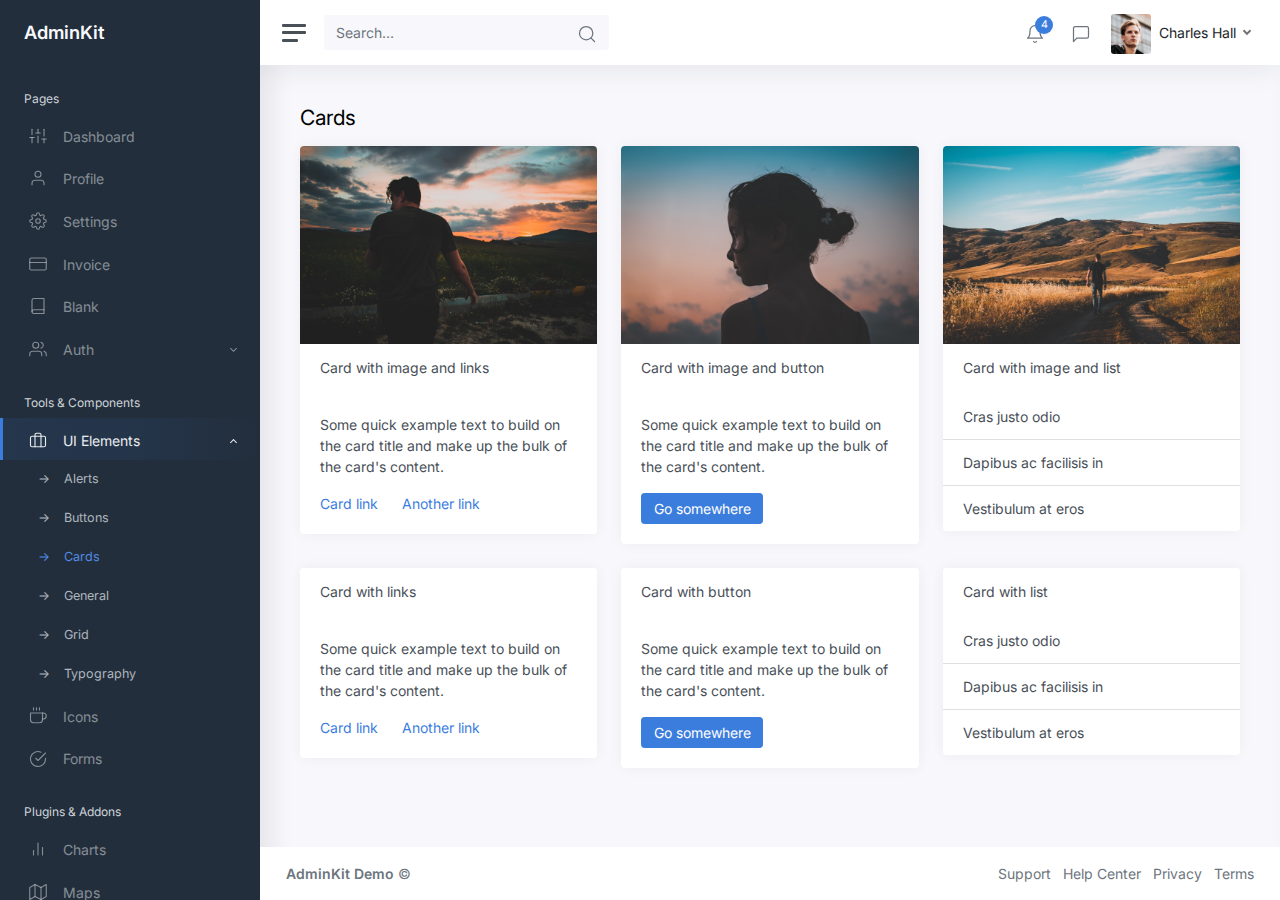
<file: Ecom/Ecomm Demo/static/ui-cards.html>
<!DOCTYPE html>
<html lang="en">

<head>
	<meta charset="utf-8">
	<meta http-equiv="X-UA-Compatible" content="IE=edge">
	<meta name="viewport" content="width=device-width, initial-scale=1, shrink-to-fit=no">
	<meta name="description" content="Responsive Admin &amp; Dashboard Template based on Bootstrap 5">
	<meta name="author" content="AdminKit">
	<meta name="keywords" content="adminkit, bootstrap, bootstrap 5, admin, dashboard, template, responsive, css, sass, html, theme, front-end, ui kit, web">

	<link rel="preconnect" href="https://fonts.gstatic.com">
	<link rel="shortcut icon" href="img/icons/icon-48x48.png" />

	<title>Cards | AdminKit Demo</title>

	<link href="css/app.css" rel="stylesheet">
	<link href="https://fonts.googleapis.com/css2?family=Inter:wght@300;400;600&display=swap" rel="stylesheet">
</head>

<body>
	<div class="wrapper">
		<nav id="sidebar" class="sidebar">
			<div class="sidebar-content js-simplebar">
				<a class="sidebar-brand" href="index.html">
          <span class="align-middle">AdminKit</span>
        </a>

				<ul class="sidebar-nav">
					<li class="sidebar-header">
						Pages
					</li>

					<li class="sidebar-item">
						<a class="sidebar-link" href="index.html">
              <i class="align-middle" data-feather="sliders"></i> <span class="align-middle">Dashboard</span>
            </a>
					</li>

					<li class="sidebar-item">
						<a class="sidebar-link" href="pages-profile.html">
              <i class="align-middle" data-feather="user"></i> <span class="align-middle">Profile</span>
            </a>
					</li>

					<li class="sidebar-item">
						<a class="sidebar-link" href="pages-settings.html">
              <i class="align-middle" data-feather="settings"></i> <span class="align-middle">Settings</span>
            </a>
					</li>

					<li class="sidebar-item">
						<a class="sidebar-link" href="pages-invoice.html">
              <i class="align-middle" data-feather="credit-card"></i> <span class="align-middle">Invoice</span>
            </a>
					</li>

					<li class="sidebar-item">
						<a class="sidebar-link" href="pages-blank.html">
              <i class="align-middle" data-feather="book"></i> <span class="align-middle">Blank</span>
            </a>
					</li>

					<li class="sidebar-item">
						<a href="#auth" data-bs-toggle="collapse" class="sidebar-link collapsed">
              <i class="align-middle" data-feather="users"></i> <span class="align-middle">Auth</span>
            </a>
						<ul id="auth" class="sidebar-dropdown list-unstyled collapse " data-bs-parent="#sidebar">
							<li class="sidebar-item"><a class="sidebar-link" href="pages-sign-in.html">Sign In</a></li>
							<li class="sidebar-item"><a class="sidebar-link" href="pages-sign-up.html">Sign Up</a></li>
						</ul>
					</li>

					<li class="sidebar-header">
						Tools & Components
					</li>
					<li class="sidebar-item active">
						<a data-bs-target="#ui" data-bs-toggle="collapse" class="sidebar-link">
              <i class="align-middle" data-feather="briefcase"></i> <span class="align-middle">UI Elements</span>
            </a>
						<ul id="ui" class="sidebar-dropdown list-unstyled collapse show" data-bs-parent="#sidebar">
							<li class="sidebar-item"><a class="sidebar-link" href="ui-alerts.html">Alerts</a></li>
							<li class="sidebar-item"><a class="sidebar-link" href="ui-buttons.html">Buttons</a></li>
							<li class="sidebar-item active"><a class="sidebar-link" href="ui-cards.html">Cards</a></li>
							<li class="sidebar-item"><a class="sidebar-link" href="ui-general.html">General</a></li>
							<li class="sidebar-item"><a class="sidebar-link" href="ui-grid.html">Grid</a></li>
							<li class="sidebar-item"><a class="sidebar-link" href="ui-typography.html">Typography</a></li>
						</ul>
					</li>

					<li class="sidebar-item">
						<a class="sidebar-link" href="icons-feather.html">
              <i class="align-middle" data-feather="coffee"></i> <span class="align-middle">Icons</span>
            </a>
					</li>

					<li class="sidebar-item">
						<a class="sidebar-link" href="forms-basic-inputs.html">
              <i class="align-middle" data-feather="check-circle"></i> <span class="align-middle">Forms</span>
            </a>
					</li>

					<li class="sidebar-header">
						Plugins & Addons
					</li>

					<li class="sidebar-item">
						<a class="sidebar-link" href="charts-chartjs.html">
              <i class="align-middle" data-feather="bar-chart-2"></i> <span class="align-middle">Charts</span>
            </a>
					</li>

					<li class="sidebar-item">
						<a class="sidebar-link" href="maps-google.html">
              <i class="align-middle" data-feather="map"></i> <span class="align-middle">Maps</span>
            </a>
					</li>
				</ul>

				<div class="sidebar-cta">
					<div class="sidebar-cta-content">
						<strong class="d-inline-block mb-2">Upgrade to Pro</strong>
						<div class="mb-3 text-sm">
							Are you looking for more components? Check out our premium version.
						</div>
						<div class="d-grid">
							<a href="https://adminkit.io/pricing" target="_blank" class="btn btn-primary">Upgrade to Pro</a>
						</div>
					</div>
				</div>
			</div>
		</nav>

		<div class="main">
			<nav class="navbar navbar-expand navbar-light navbar-bg">
				<a class="sidebar-toggle d-flex">
          <i class="hamburger align-self-center"></i>
        </a>

				<form class="d-none d-sm-inline-block">
					<div class="input-group input-group-navbar">
						<input type="text" class="form-control" placeholder="Search…" aria-label="Search">
						<button class="btn" type="button">
              <i class="align-middle" data-feather="search"></i>
            </button>
					</div>
				</form>

				<div class="navbar-collapse collapse">
					<ul class="navbar-nav navbar-align">
						<li class="nav-item dropdown">
							<a class="nav-icon dropdown-toggle" href="#" id="alertsDropdown" data-bs-toggle="dropdown">
								<div class="position-relative">
									<i class="align-middle" data-feather="bell"></i>
									<span class="indicator">4</span>
								</div>
							</a>
							<div class="dropdown-menu dropdown-menu-lg dropdown-menu-end py-0" aria-labelledby="alertsDropdown">
								<div class="dropdown-menu-header">
									4 New Notifications
								</div>
								<div class="list-group">
									<a href="#" class="list-group-item">
										<div class="row g-0 align-items-center">
											<div class="col-2">
												<i class="text-danger" data-feather="alert-circle"></i>
											</div>
											<div class="col-10">
												<div class="text-dark">Update completed</div>
												<div class="text-muted small mt-1">Restart server 12 to complete the update.</div>
												<div class="text-muted small mt-1">30m ago</div>
											</div>
										</div>
									</a>
									<a href="#" class="list-group-item">
										<div class="row g-0 align-items-center">
											<div class="col-2">
												<i class="text-warning" data-feather="bell"></i>
											</div>
											<div class="col-10">
												<div class="text-dark">Lorem ipsum</div>
												<div class="text-muted small mt-1">Aliquam ex eros, imperdiet vulputate hendrerit et.</div>
												<div class="text-muted small mt-1">2h ago</div>
											</div>
										</div>
									</a>
									<a href="#" class="list-group-item">
										<div class="row g-0 align-items-center">
											<div class="col-2">
												<i class="text-primary" data-feather="home"></i>
											</div>
											<div class="col-10">
												<div class="text-dark">Login from 192.186.1.8</div>
												<div class="text-muted small mt-1">5h ago</div>
											</div>
										</div>
									</a>
									<a href="#" class="list-group-item">
										<div class="row g-0 align-items-center">
											<div class="col-2">
												<i class="text-success" data-feather="user-plus"></i>
											</div>
											<div class="col-10">
												<div class="text-dark">New connection</div>
												<div class="text-muted small mt-1">Christina accepted your request.</div>
												<div class="text-muted small mt-1">14h ago</div>
											</div>
										</div>
									</a>
								</div>
								<div class="dropdown-menu-footer">
									<a href="#" class="text-muted">Show all notifications</a>
								</div>
							</div>
						</li>
						<li class="nav-item dropdown">
							<a class="nav-icon dropdown-toggle" href="#" id="messagesDropdown" data-bs-toggle="dropdown">
								<div class="position-relative">
									<i class="align-middle" data-feather="message-square"></i>
								</div>
							</a>
							<div class="dropdown-menu dropdown-menu-lg dropdown-menu-end py-0" aria-labelledby="messagesDropdown">
								<div class="dropdown-menu-header">
									<div class="position-relative">
										4 New Messages
									</div>
								</div>
								<div class="list-group">
									<a href="#" class="list-group-item">
										<div class="row g-0 align-items-center">
											<div class="col-2">
												<img src="img/avatars/avatar-5.jpg" class="avatar img-fluid rounded-circle" alt="Vanessa Tucker">
											</div>
											<div class="col-10 ps-2">
												<div class="text-dark">Vanessa Tucker</div>
												<div class="text-muted small mt-1">Nam pretium turpis et arcu. Duis arcu tortor.</div>
												<div class="text-muted small mt-1">15m ago</div>
											</div>
										</div>
									</a>
									<a href="#" class="list-group-item">
										<div class="row g-0 align-items-center">
											<div class="col-2">
												<img src="img/avatars/avatar-2.jpg" class="avatar img-fluid rounded-circle" alt="William Harris">
											</div>
											<div class="col-10 ps-2">
												<div class="text-dark">William Harris</div>
												<div class="text-muted small mt-1">Curabitur ligula sapien euismod vitae.</div>
												<div class="text-muted small mt-1">2h ago</div>
											</div>
										</div>
									</a>
									<a href="#" class="list-group-item">
										<div class="row g-0 align-items-center">
											<div class="col-2">
												<img src="img/avatars/avatar-4.jpg" class="avatar img-fluid rounded-circle" alt="Christina Mason">
											</div>
											<div class="col-10 ps-2">
												<div class="text-dark">Christina Mason</div>
												<div class="text-muted small mt-1">Pellentesque auctor neque nec urna.</div>
												<div class="text-muted small mt-1">4h ago</div>
											</div>
										</div>
									</a>
									<a href="#" class="list-group-item">
										<div class="row g-0 align-items-center">
											<div class="col-2">
												<img src="img/avatars/avatar-3.jpg" class="avatar img-fluid rounded-circle" alt="Sharon Lessman">
											</div>
											<div class="col-10 ps-2">
												<div class="text-dark">Sharon Lessman</div>
												<div class="text-muted small mt-1">Aenean tellus metus, bibendum sed, posuere ac, mattis non.</div>
												<div class="text-muted small mt-1">5h ago</div>
											</div>
										</div>
									</a>
								</div>
								<div class="dropdown-menu-footer">
									<a href="#" class="text-muted">Show all messages</a>
								</div>
							</div>
						</li>
						<li class="nav-item dropdown">
							<a class="nav-icon dropdown-toggle d-inline-block d-sm-none" href="#" data-bs-toggle="dropdown">
                <i class="align-middle" data-feather="settings"></i>
              </a>

							<a class="nav-link dropdown-toggle d-none d-sm-inline-block" href="#" data-bs-toggle="dropdown">
                <img src="img/avatars/avatar.jpg" class="avatar img-fluid rounded me-1" alt="Charles Hall" /> <span class="text-dark">Charles Hall</span>
              </a>
							<div class="dropdown-menu dropdown-menu-end">
								<a class="dropdown-item" href="pages-profile.html"><i class="align-middle me-1" data-feather="user"></i> Profile</a>
								<a class="dropdown-item" href="#"><i class="align-middle me-1" data-feather="pie-chart"></i> Analytics</a>
								<div class="dropdown-divider"></div>
								<a class="dropdown-item" href="pages-settings.html"><i class="align-middle me-1" data-feather="settings"></i> Settings & Privacy</a>
								<a class="dropdown-item" href="#"><i class="align-middle me-1" data-feather="help-circle"></i> Help Center</a>
								<div class="dropdown-divider"></div>
								<a class="dropdown-item" href="#">Log out</a>
							</div>
						</li>
					</ul>
				</div>
			</nav>

			<main class="content">
				<div class="container-fluid p-0">

					<h1 class="h3 mb-3">Cards</h1>

					<div class="row">
						<div class="col-12 col-md-6 col-lg-4">
							<div class="card">
								<img class="card-img-top" src="img/photos/unsplash-1.jpg" alt="Unsplash">
								<div class="card-header">
									<h5 class="card-title mb-0">Card with image and links</h5>
								</div>
								<div class="card-body">
									<p class="card-text">Some quick example text to build on the card title and make up the bulk of the card's content.</p>
									<a href="#" class="card-link">Card link</a>
									<a href="#" class="card-link">Another link</a>
								</div>
							</div>
						</div>

						<div class="col-12 col-md-6 col-lg-4">
							<div class="card">
								<img class="card-img-top" src="img/photos/unsplash-2.jpg" alt="Unsplash">
								<div class="card-header">
									<h5 class="card-title mb-0">Card with image and button</h5>
								</div>
								<div class="card-body">
									<p class="card-text">Some quick example text to build on the card title and make up the bulk of the card's content.</p>
									<a href="#" class="btn btn-primary">Go somewhere</a>
								</div>
							</div>
						</div>

						<div class="col-12 col-md-6 col-lg-4">
							<div class="card">
								<img class="card-img-top" src="img/photos/unsplash-3.jpg" alt="Unsplash">
								<div class="card-header">
									<h5 class="card-title mb-0">Card with image and list</h5>
								</div>
								<ul class="list-group list-group-flush">
									<li class="list-group-item">Cras justo odio</li>
									<li class="list-group-item">Dapibus ac facilisis in</li>
									<li class="list-group-item">Vestibulum at eros</li>
								</ul>
							</div>
						</div>

						<div class="col-12 col-md-6 col-lg-4">
							<div class="card">
								<div class="card-header">
									<h5 class="card-title mb-0">Card with links</h5>
								</div>
								<div class="card-body">
									<p class="card-text">Some quick example text to build on the card title and make up the bulk of the card's content.</p>
									<a href="#" class="card-link">Card link</a>
									<a href="#" class="card-link">Another link</a>
								</div>
							</div>
						</div>

						<div class="col-12 col-md-6 col-lg-4">
							<div class="card">
								<div class="card-header">
									<h5 class="card-title mb-0">Card with button</h5>
								</div>
								<div class="card-body">
									<p class="card-text">Some quick example text to build on the card title and make up the bulk of the card's content.</p>
									<a href="#" class="btn btn-primary">Go somewhere</a>
								</div>
							</div>
						</div>

						<div class="col-12 col-md-6 col-lg-4">
							<div class="card">
								<div class="card-header">
									<h5 class="card-title mb-0">Card with list</h5>
								</div>
								<ul class="list-group list-group-flush">
									<li class="list-group-item">Cras justo odio</li>
									<li class="list-group-item">Dapibus ac facilisis in</li>
									<li class="list-group-item">Vestibulum at eros</li>
								</ul>
							</div>
						</div>
					</div>

				</div>
			</main>

			<footer class="footer">
				<div class="container-fluid">
					<div class="row text-muted">
						<div class="col-6 text-start">
							<p class="mb-0">
								<a href="index.html" class="text-muted"><strong>AdminKit Demo</strong></a> &copy;
							</p>
						</div>
						<div class="col-6 text-end">
							<ul class="list-inline">
								<li class="list-inline-item">
									<a class="text-muted" href="#">Support</a>
								</li>
								<li class="list-inline-item">
									<a class="text-muted" href="#">Help Center</a>
								</li>
								<li class="list-inline-item">
									<a class="text-muted" href="#">Privacy</a>
								</li>
								<li class="list-inline-item">
									<a class="text-muted" href="#">Terms</a>
								</li>
							</ul>
						</div>
					</div>
				</div>
			</footer>
		</div>
	</div>

	<script src="js/app.js"></script>

</body>

</html>
</file>
